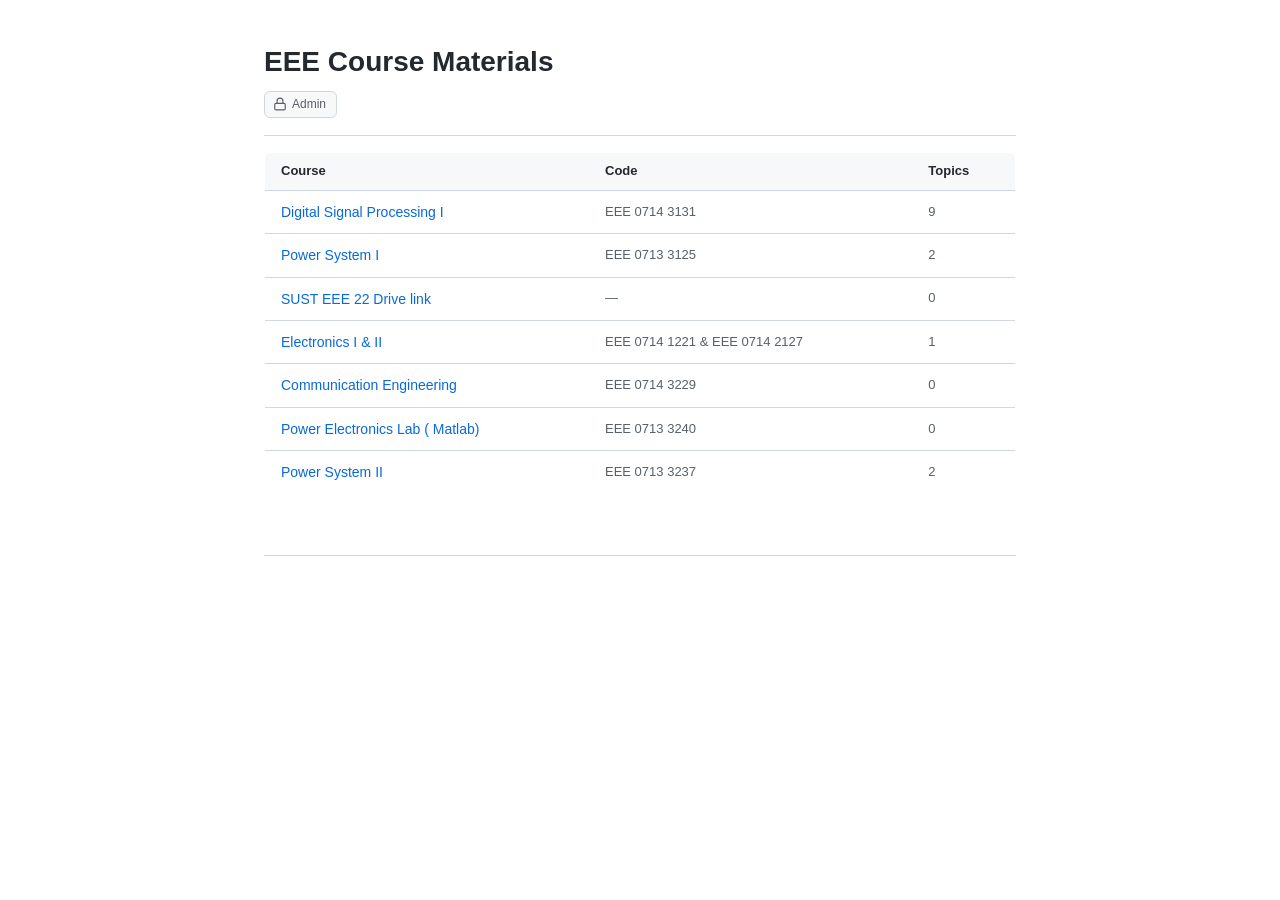
<file: index.html>
<!DOCTYPE html>
<html lang="en">
<head>
  <meta charset="UTF-8"/>
  <meta name="viewport" content="width=device-width, initial-scale=1.0"/>
  <title>EEE Course Materials</title>
  <link rel="stylesheet" href="style.css"/>
</head>
<body>

  <div class="page">

    <header>
      <h1>EEE Course Materials</h1>
      <div class="header-admin-row">
        <a href="admin/" class="admin-icon-btn" title="Go to Admin">
          <svg xmlns="http://www.w3.org/2000/svg" width="14" height="14" viewBox="0 0 24 24" fill="none" stroke="currentColor" stroke-width="2" stroke-linecap="round" stroke-linejoin="round">
            <rect x="3" y="11" width="18" height="11" rx="2" ry="2"></rect>
            <path d="M7 11V7a5 5 0 0 1 10 0v4"></path>
          </svg>
          Admin
        </a>
      </div>
      <hr/>
    </header>

    <main id="main-content">
      <div id="view-root"></div>
      <div id="view-course" class="hidden"></div>
      <div id="view-topic" class="hidden"></div>
    </main>

    <footer>
      <hr/>
    </footer>

  </div>

  <script>
    // Load data.js fresh every time (no browser cache)
    const s = document.createElement('script');
    s.src = 'data.js?v=' + Date.now();
    s.onload = () => { render(); };
    document.head.appendChild(s);
  </script>
  <script src="app.js"></script>
</body>
</html>
</file>
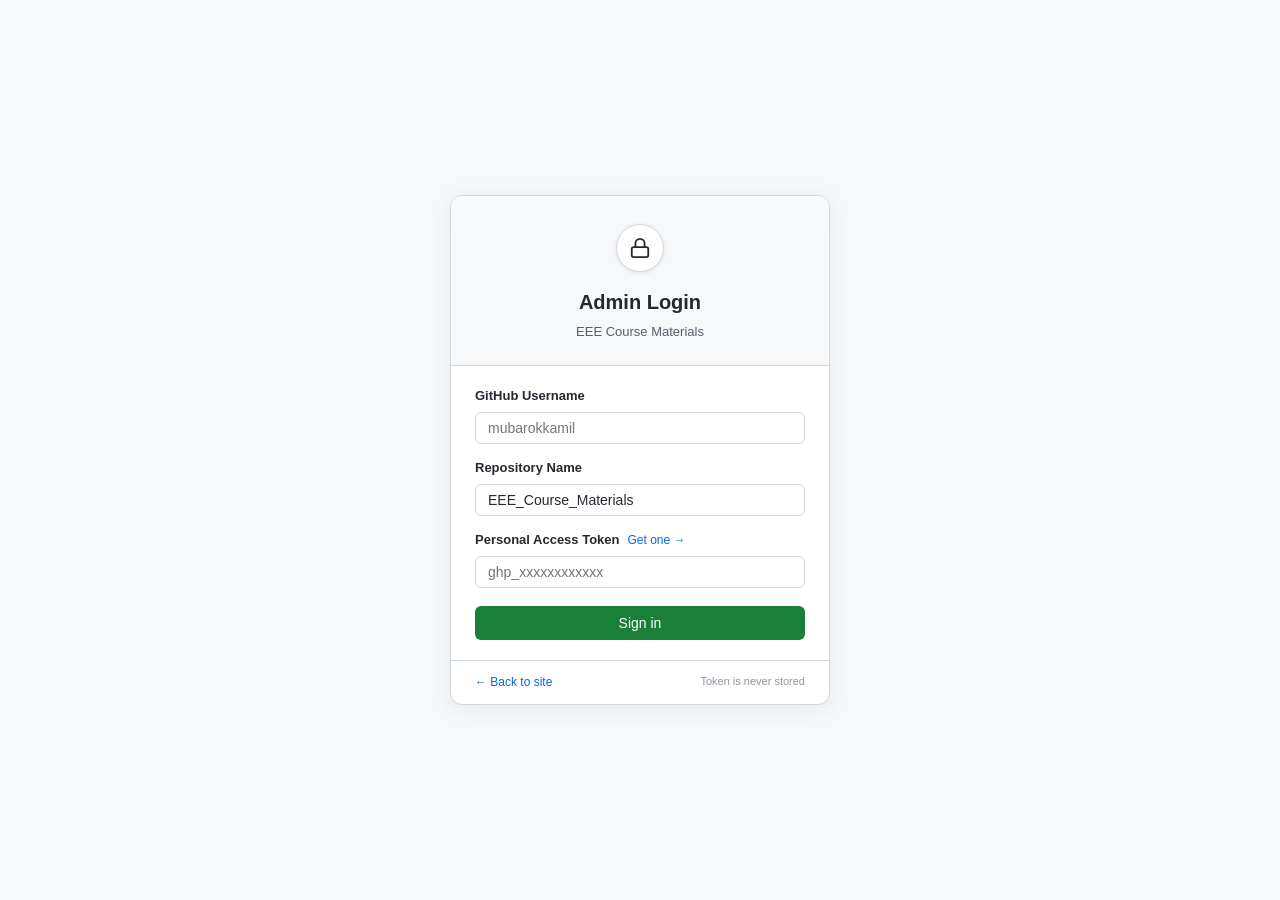
<file: admin/index.html>
<!DOCTYPE html>
<html lang="en">
<head>
  <meta charset="UTF-8"/>
  <meta name="viewport" content="width=device-width, initial-scale=1.0"/>
  <title>Admin — EEE Course Materials</title>
  <link rel="stylesheet" href="../style.css"/>
  <link rel="stylesheet" href="admin.css"/>
</head>
<body>

  <!-- LOGIN SCREEN -->
  <div id="login-screen" class="login-page">
    <div class="login-card">
      <div class="login-card-header">
        <div class="login-lock-icon">
          <svg xmlns="http://www.w3.org/2000/svg" width="22" height="22" viewBox="0 0 24 24" fill="none" stroke="currentColor" stroke-width="2" stroke-linecap="round" stroke-linejoin="round">
            <rect x="3" y="11" width="18" height="11" rx="2" ry="2"></rect>
            <path d="M7 11V7a5 5 0 0 1 10 0v4"></path>
          </svg>
        </div>
        <h2 class="login-card-title">Admin Login</h2>
        <p class="login-card-sub">EEE Course Materials</p>
      </div>
      <div class="login-card-body">
        <div class="field-group">
          <label>GitHub Username</label>
          <input type="text" id="input-user" placeholder="mubarokkamil" autocomplete="off"/>
        </div>
        <div class="field-group">
          <label>Repository Name</label>
          <input type="text" id="input-repo" placeholder="EEE_Course_Materials" value="EEE_Course_Materials" autocomplete="off"/>
        </div>
        <div class="field-group">
          <label>
            Personal Access Token
            <a href="https://github.com/settings/tokens/new?description=EEE+Admin&scopes=repo" target="_blank" class="hint-link">Get one →</a>
          </label>
          <input type="password" id="input-pat" placeholder="ghp_xxxxxxxxxxxx" autocomplete="off"/>
        </div>
        <button onclick="doLogin()" class="btn-login">Sign in</button>
        <p class="login-error hidden" id="login-error"></p>
      </div>
      <div class="login-card-footer">
        <a href="../" class="login-back">← Back to site</a>
        <span class="login-note">Token is never stored</span>
      </div>
    </div>
  </div>

  <!-- ADMIN PANEL -->
  <div id="admin-screen" class="hidden page">
    <header>
      <div style="display:flex;align-items:baseline;justify-content:space-between;flex-wrap:wrap;gap:8px;">
        <h1>Admin</h1>
        <div style="display:flex;gap:16px;align-items:center;">
          <span class="session-info" id="session-info"></span>
          <a href="../" class="btn-text" style="font-size:13px;">← View site</a>
          <button id="save-btn" class="btn-save" onclick="saveToGitHub()">Save to GitHub</button>
          <button class="btn-text" onclick="doLogout()" style="font-size:13px;color:#cf222e;">Logout</button>
        </div>
      </div>
      <hr/>
    </header>

    <div id="status-bar" class="status-bar hidden"></div>

    <div id="admin-body">
      <div style="display:flex;align-items:baseline;justify-content:space-between;margin-bottom:12px;">
        <div class="section-heading" style="margin:0;">Courses</div>
        <button class="btn-primary btn-sm" onclick="showModal('course')">+ New Course</button>
      </div>
      <div id="courses-panel"></div>
    </div>
  </div>

  <!-- MODAL -->
  <div id="modal" class="modal-backdrop hidden" onclick="closeModal()">
    <div class="modal-box" onclick="event.stopPropagation()">
      <div class="modal-head">
        <span id="modal-title">—</span>
        <button onclick="closeModal()" class="overlay-close">✕</button>
      </div>
      <div id="modal-body" class="modal-content"></div>
    </div>
  </div>

  <div class="toast hidden" id="toast"><span id="toast-msg"></span></div>

  <script>
    const s = document.createElement('script');
    s.src = '../data.js?v=' + Date.now();
    s.onload = () => { initAdmin(); };
    document.head.appendChild(s);
  </script>
  <script src="admin.js"></script>
</body>
</html>
</file>
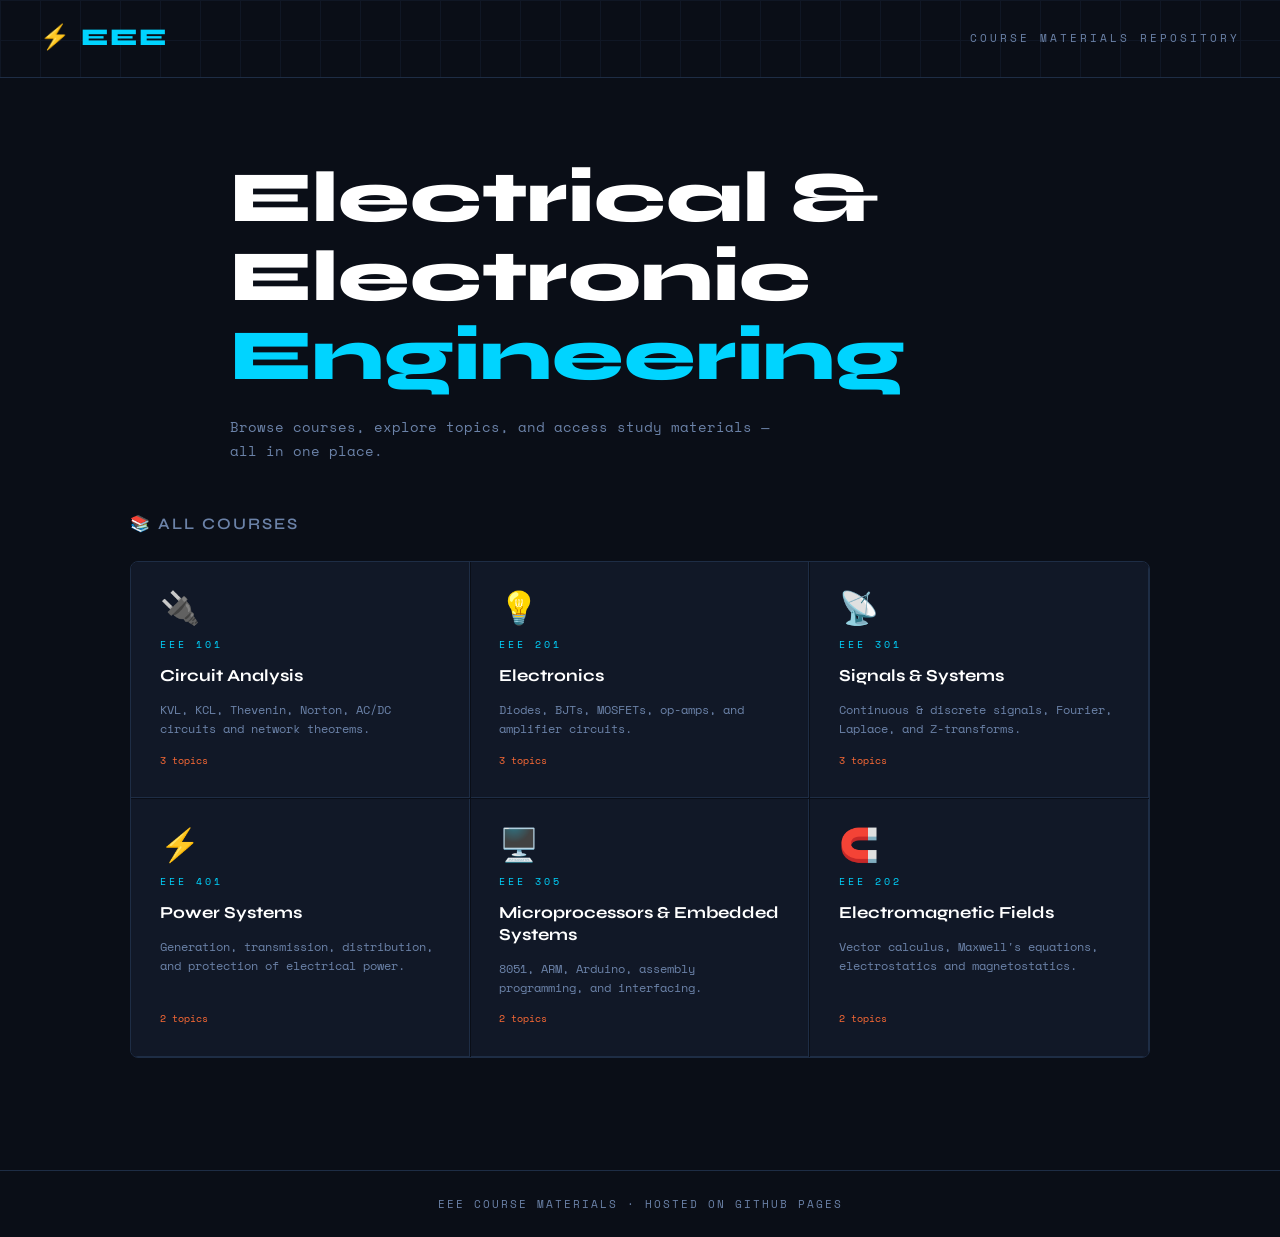
<file: EEE_Course_Materials/index.html>
<!DOCTYPE html>
<html lang="en">
<head>
  <meta charset="UTF-8" />
  <meta name="viewport" content="width=device-width, initial-scale=1.0"/>
  <title>EEE Course Materials</title>
  <link rel="stylesheet" href="css/style.css" />
  <link href="https://fonts.googleapis.com/css2?family=Space+Mono:wght@400;700&family=Syne:wght@400;600;800&display=swap" rel="stylesheet"/>
</head>
<body>

  <header>
    <div class="header-inner">
      <div class="logo">⚡ EEE</div>
      <div class="tagline">Course Materials Repository</div>
    </div>
    <div class="header-grid-bg"></div>
  </header>

  <main>
    <section class="hero">
      <h1>Electrical &amp; Electronic<br/><span>Engineering</span></h1>
      <p class="subtitle">Browse courses, explore topics, and access study materials — all in one place.</p>
    </section>

    <section class="courses-section">
      <h2 class="section-title">📚 All Courses</h2>
      <div class="courses-grid" id="courses-grid">
        <!-- Populated by JS -->
      </div>
    </section>
  </main>

  <footer>
    <p>EEE Course Materials · Hosted on GitHub Pages</p>
  </footer>

  <script src="js/courses.js"></script>
  <script src="js/main.js"></script>
</body>
</html>
</file>
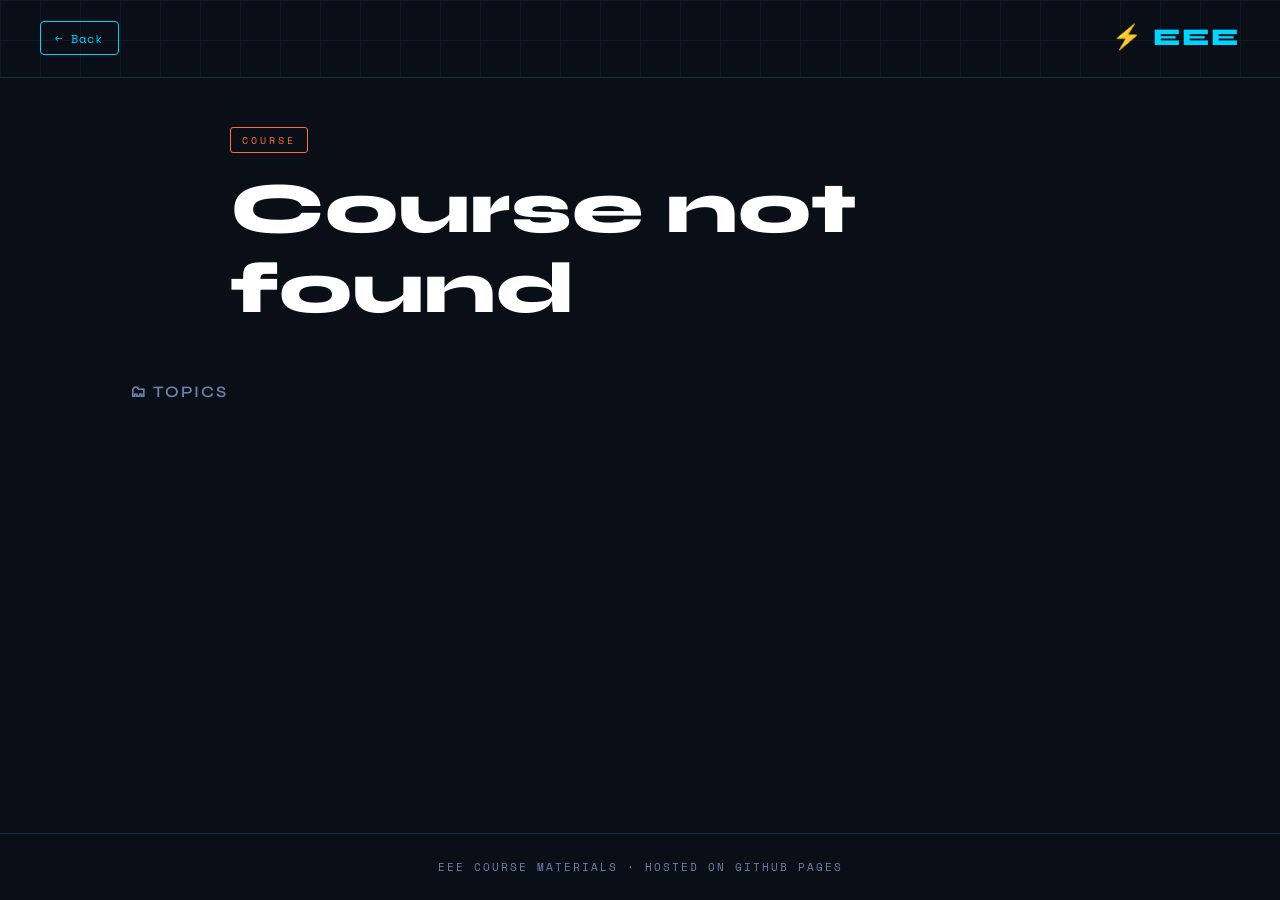
<file: EEE_Course_Materials/courses/course.html>
<!DOCTYPE html>
<html lang="en">
<head>
  <meta charset="UTF-8" />
  <meta name="viewport" content="width=device-width, initial-scale=1.0"/>
  <title>Course — EEE Materials</title>
  <link rel="stylesheet" href="../css/style.css" />
  <link href="https://fonts.googleapis.com/css2?family=Space+Mono:wght@400;700&family=Syne:wght@400;600;800&display=swap" rel="stylesheet"/>
</head>
<body>

  <header>
    <div class="header-inner">
      <a href="../index.html" class="back-btn">← Back</a>
      <div class="logo">⚡ EEE</div>
    </div>
    <div class="header-grid-bg"></div>
  </header>

  <main>
    <section class="hero course-hero">
      <div class="course-badge" id="course-badge">COURSE</div>
      <h1 id="course-title">Loading...</h1>
      <p class="subtitle" id="course-desc"></p>
    </section>

    <section class="topics-section">
      <h2 class="section-title">🗂 Topics</h2>
      <div class="topics-list" id="topics-list">
        <!-- Populated by JS -->
      </div>
    </section>
  </main>

  <footer>
    <p>EEE Course Materials · Hosted on GitHub Pages</p>
  </footer>

  <script src="../js/courses.js"></script>
  <script src="../js/course.js"></script>
</body>
</html>
</file>
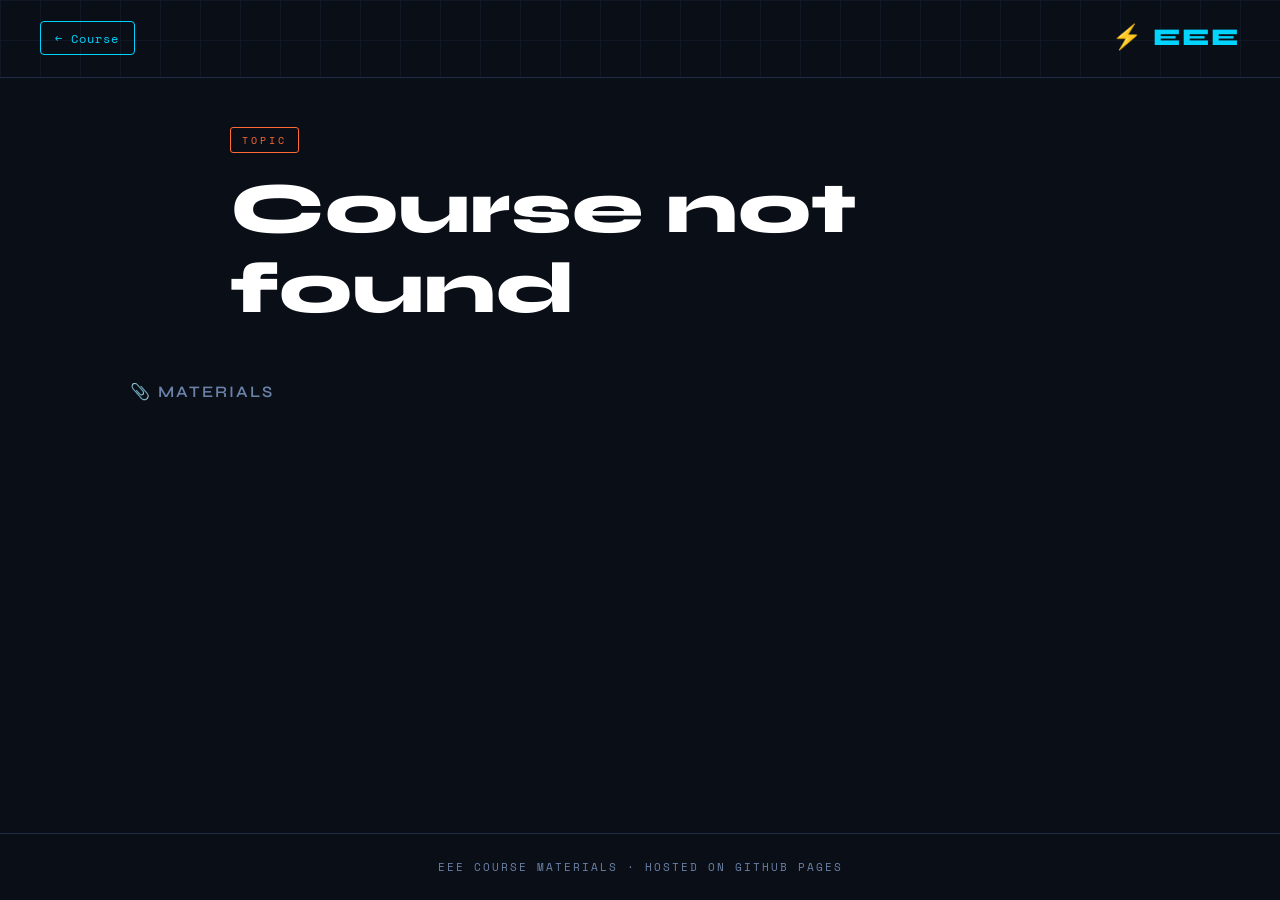
<file: EEE_Course_Materials/courses/topic.html>
<!DOCTYPE html>
<html lang="en">
<head>
  <meta charset="UTF-8" />
  <meta name="viewport" content="width=device-width, initial-scale=1.0"/>
  <title>Topic — EEE Materials</title>
  <link rel="stylesheet" href="../css/style.css" />
  <link href="https://fonts.googleapis.com/css2?family=Space+Mono:wght@400;700&family=Syne:wght@400;600;800&display=swap" rel="stylesheet"/>
</head>
<body>

  <header>
    <div class="header-inner">
      <a id="back-to-course" href="#" class="back-btn">← Course</a>
      <div class="logo">⚡ EEE</div>
    </div>
    <div class="header-grid-bg"></div>
  </header>

  <main>
    <section class="hero topic-hero">
      <div class="course-badge" id="course-badge">TOPIC</div>
      <h1 id="topic-title">Loading...</h1>
      <p class="subtitle" id="topic-desc"></p>
    </section>

    <section class="materials-section">
      <h2 class="section-title">📎 Materials</h2>
      <div class="materials-list" id="materials-list">
        <!-- Populated by JS -->
      </div>

      <div class="content-area" id="content-area">
        <!-- Inline content rendered here if type is 'text' -->
      </div>
    </section>
  </main>

  <footer>
    <p>EEE Course Materials · Hosted on GitHub Pages</p>
  </footer>

  <script src="../js/courses.js"></script>
  <script src="../js/topic.js"></script>
</body>
</html>
</file>
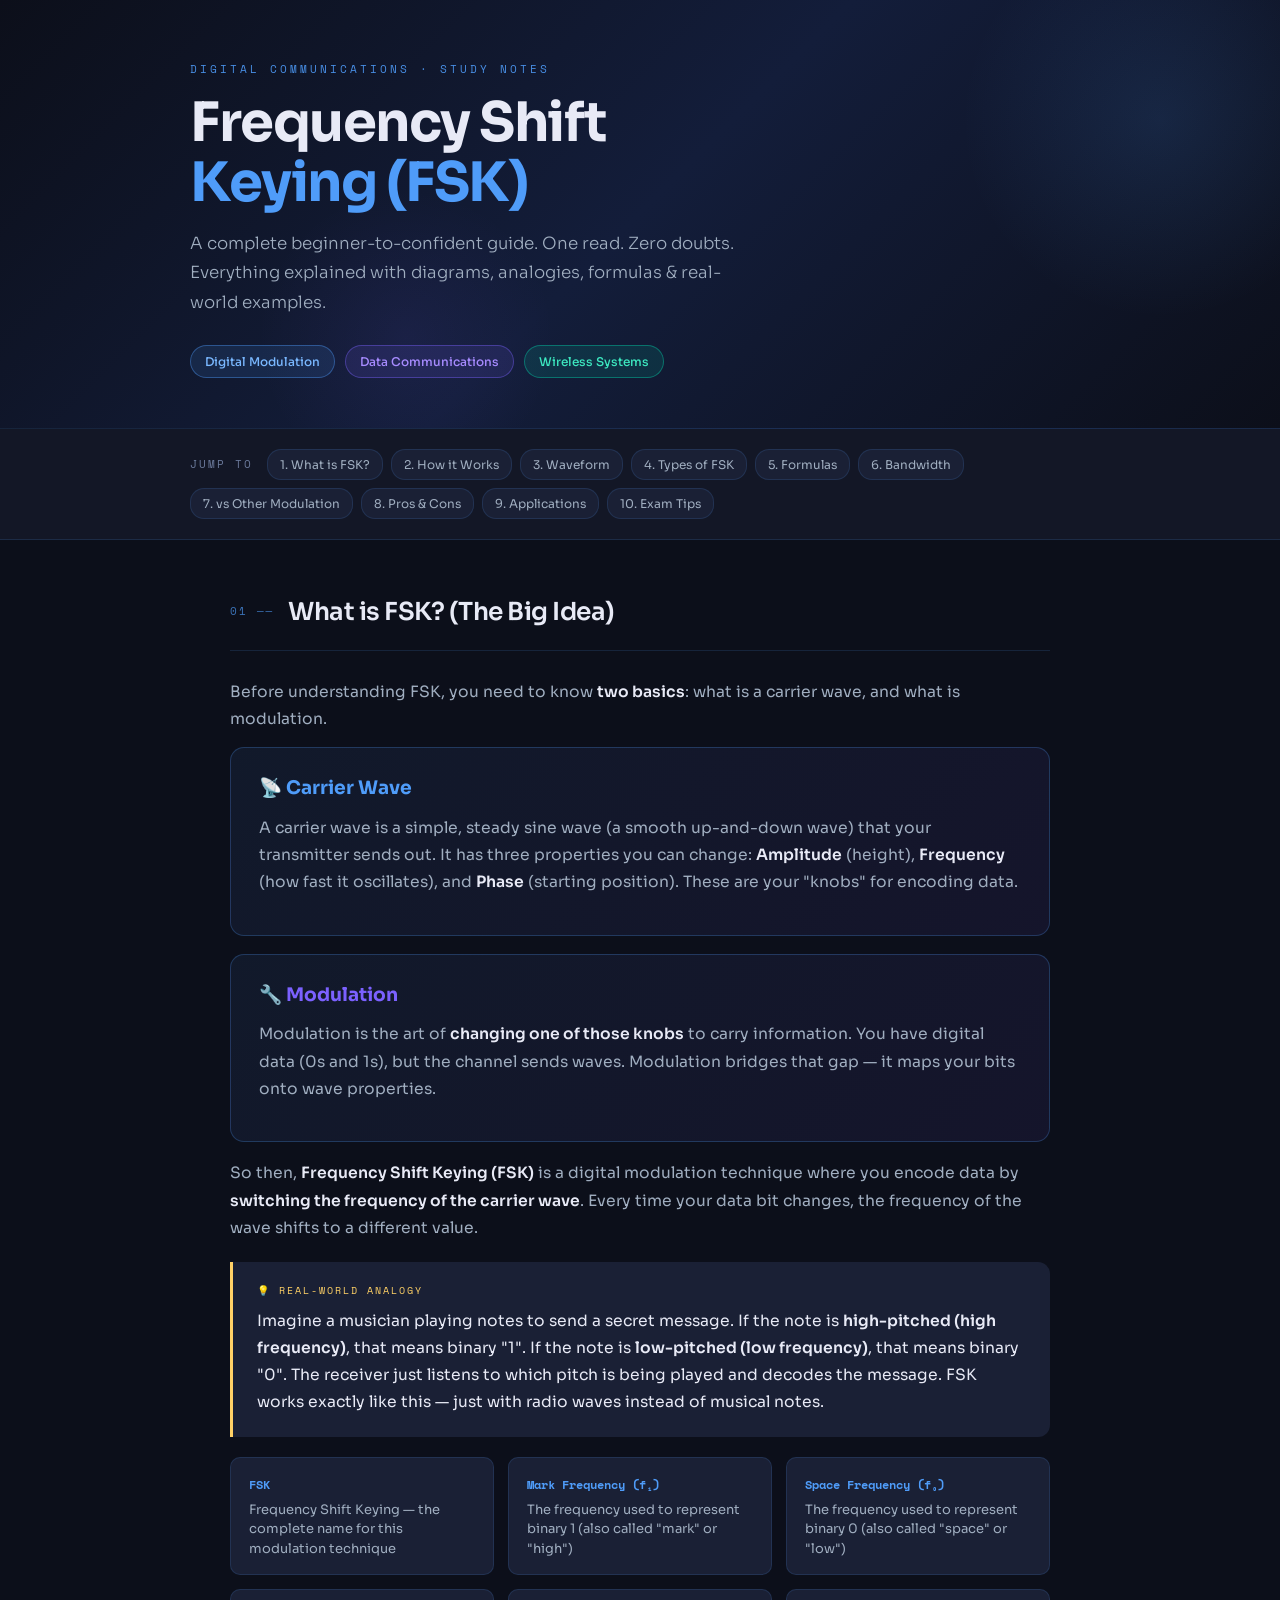
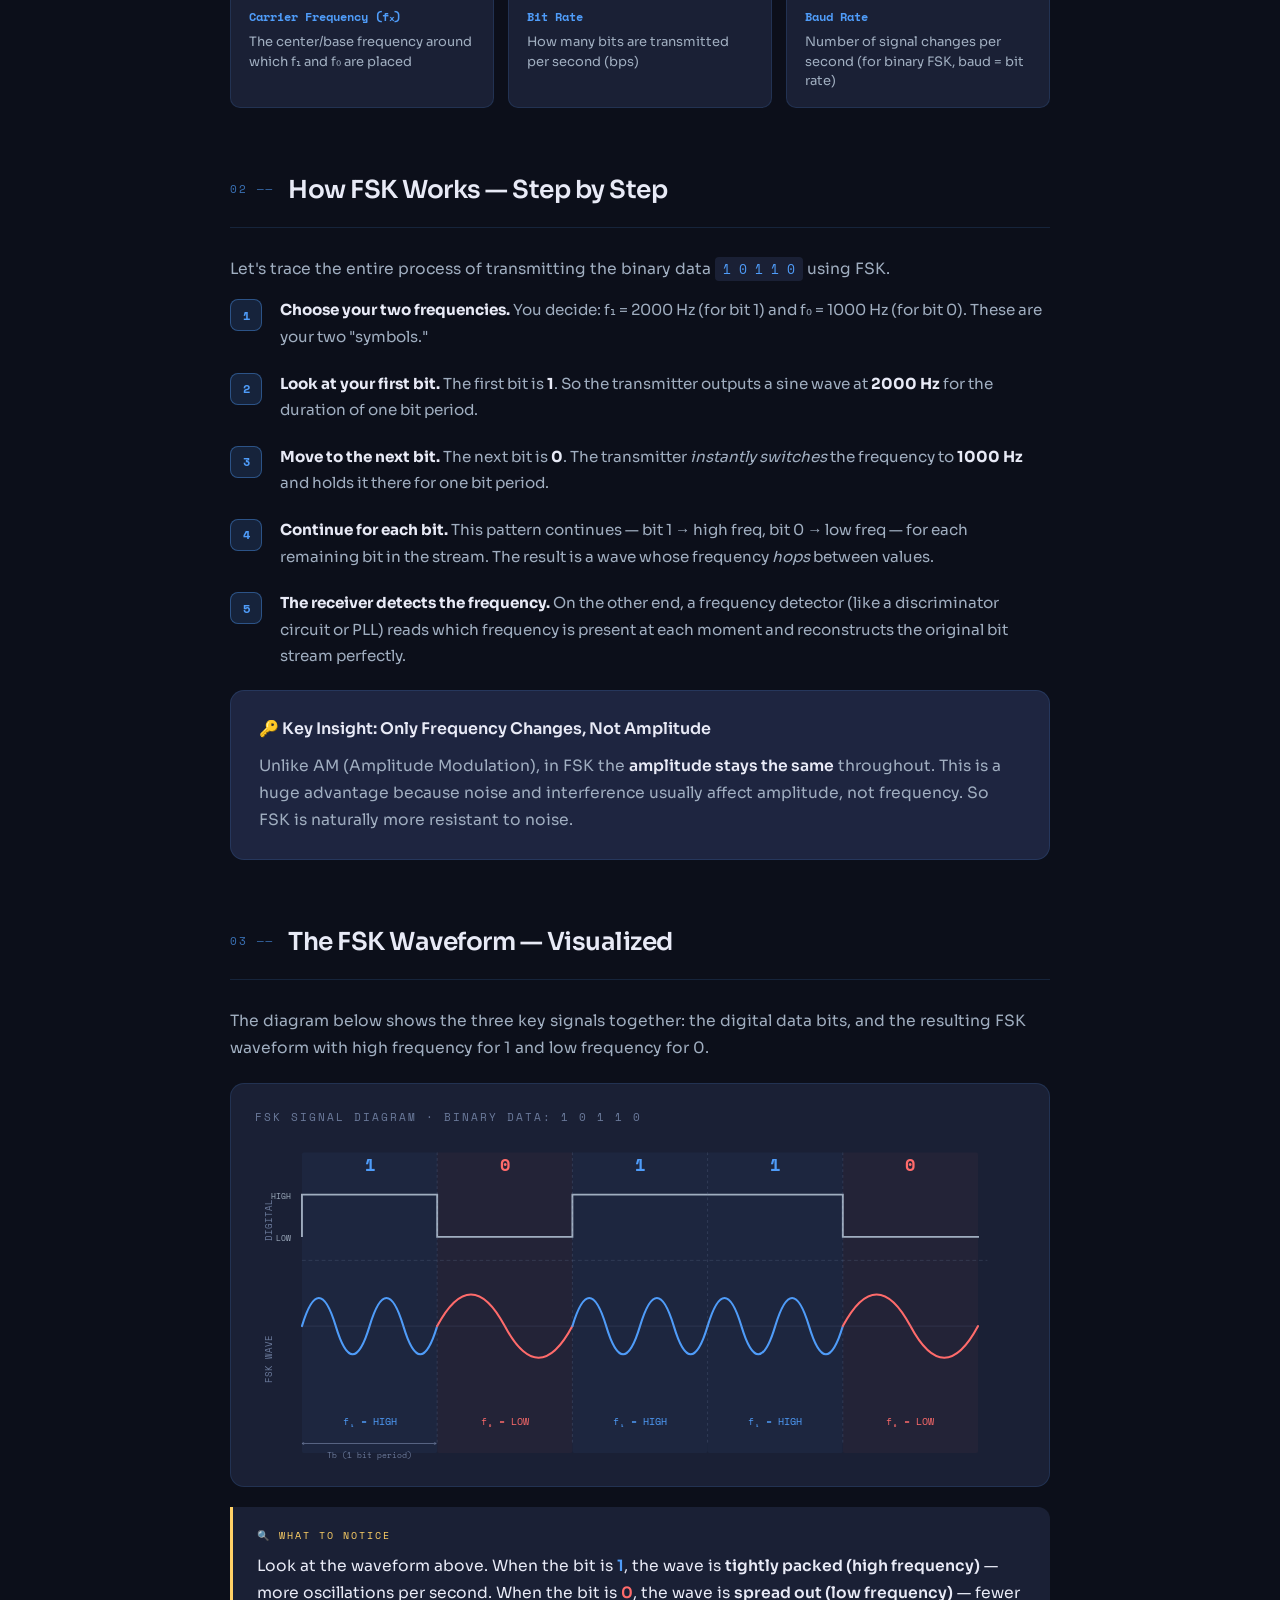
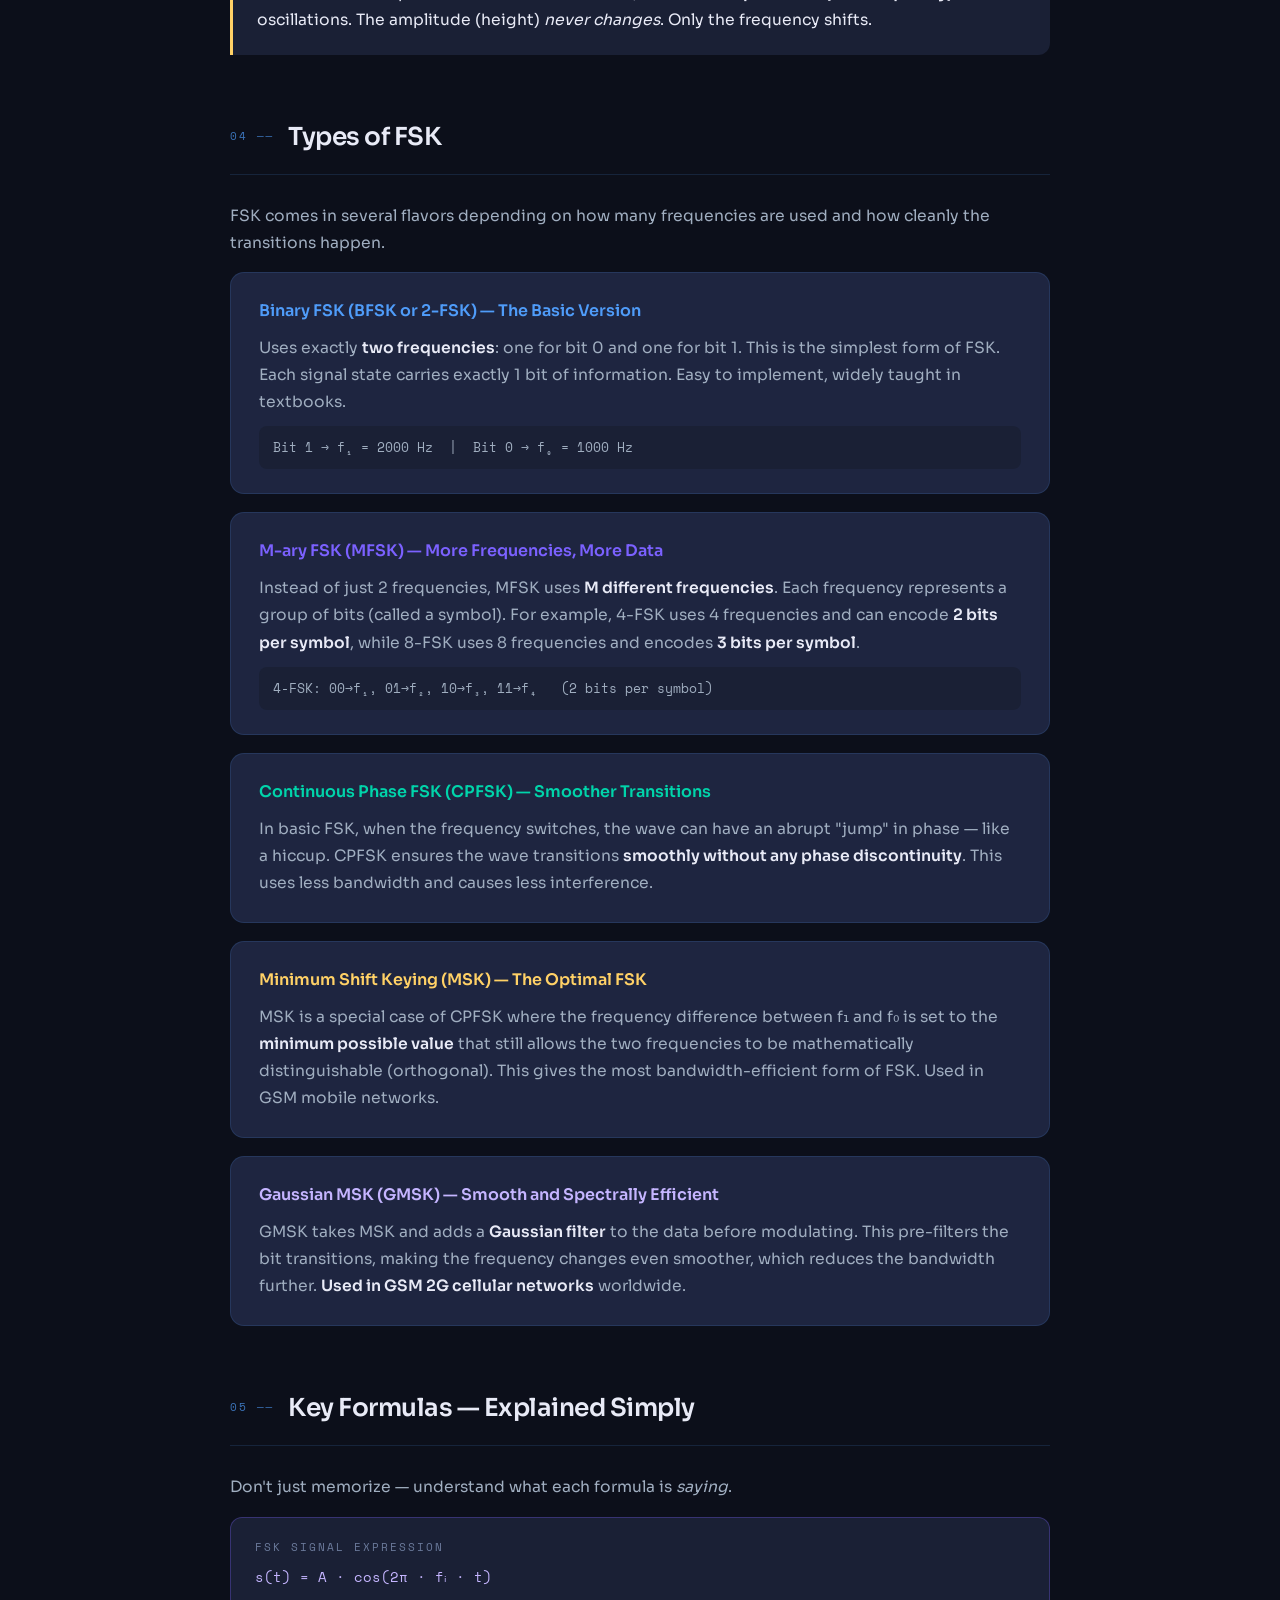
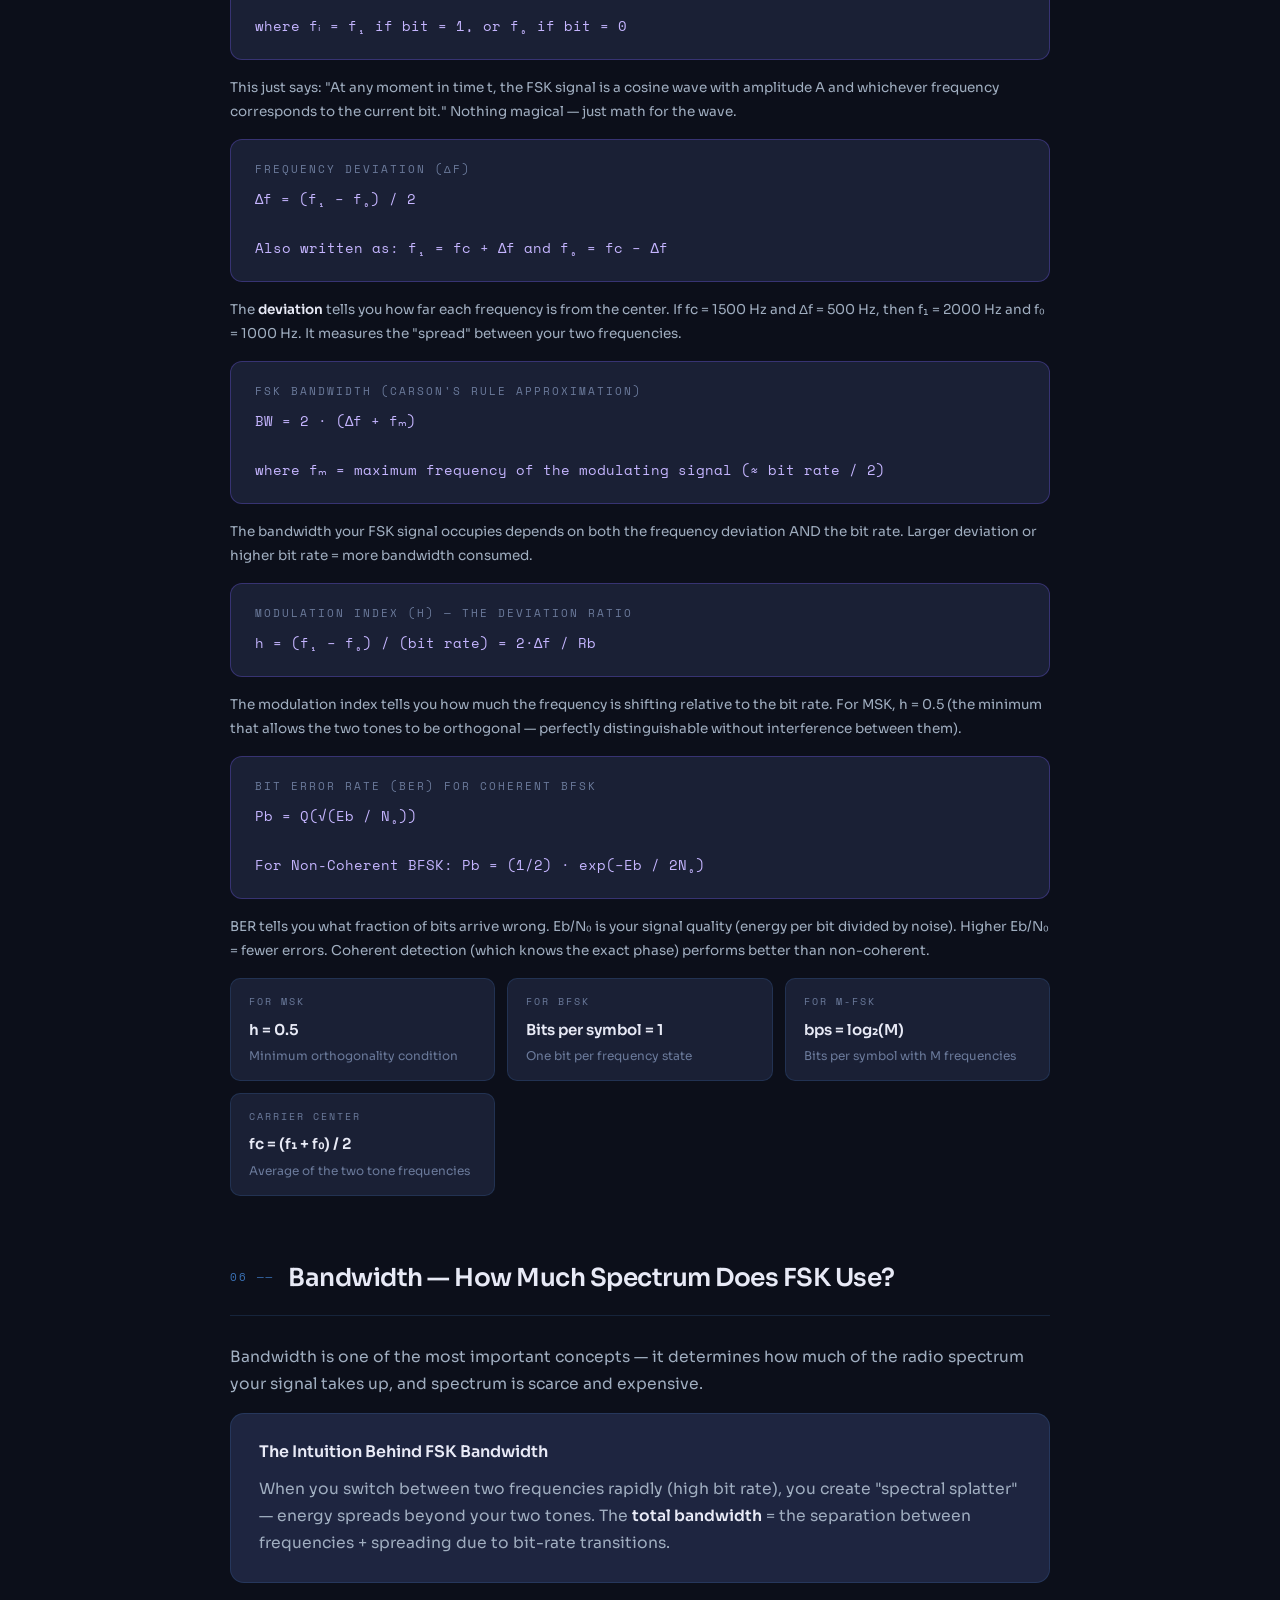
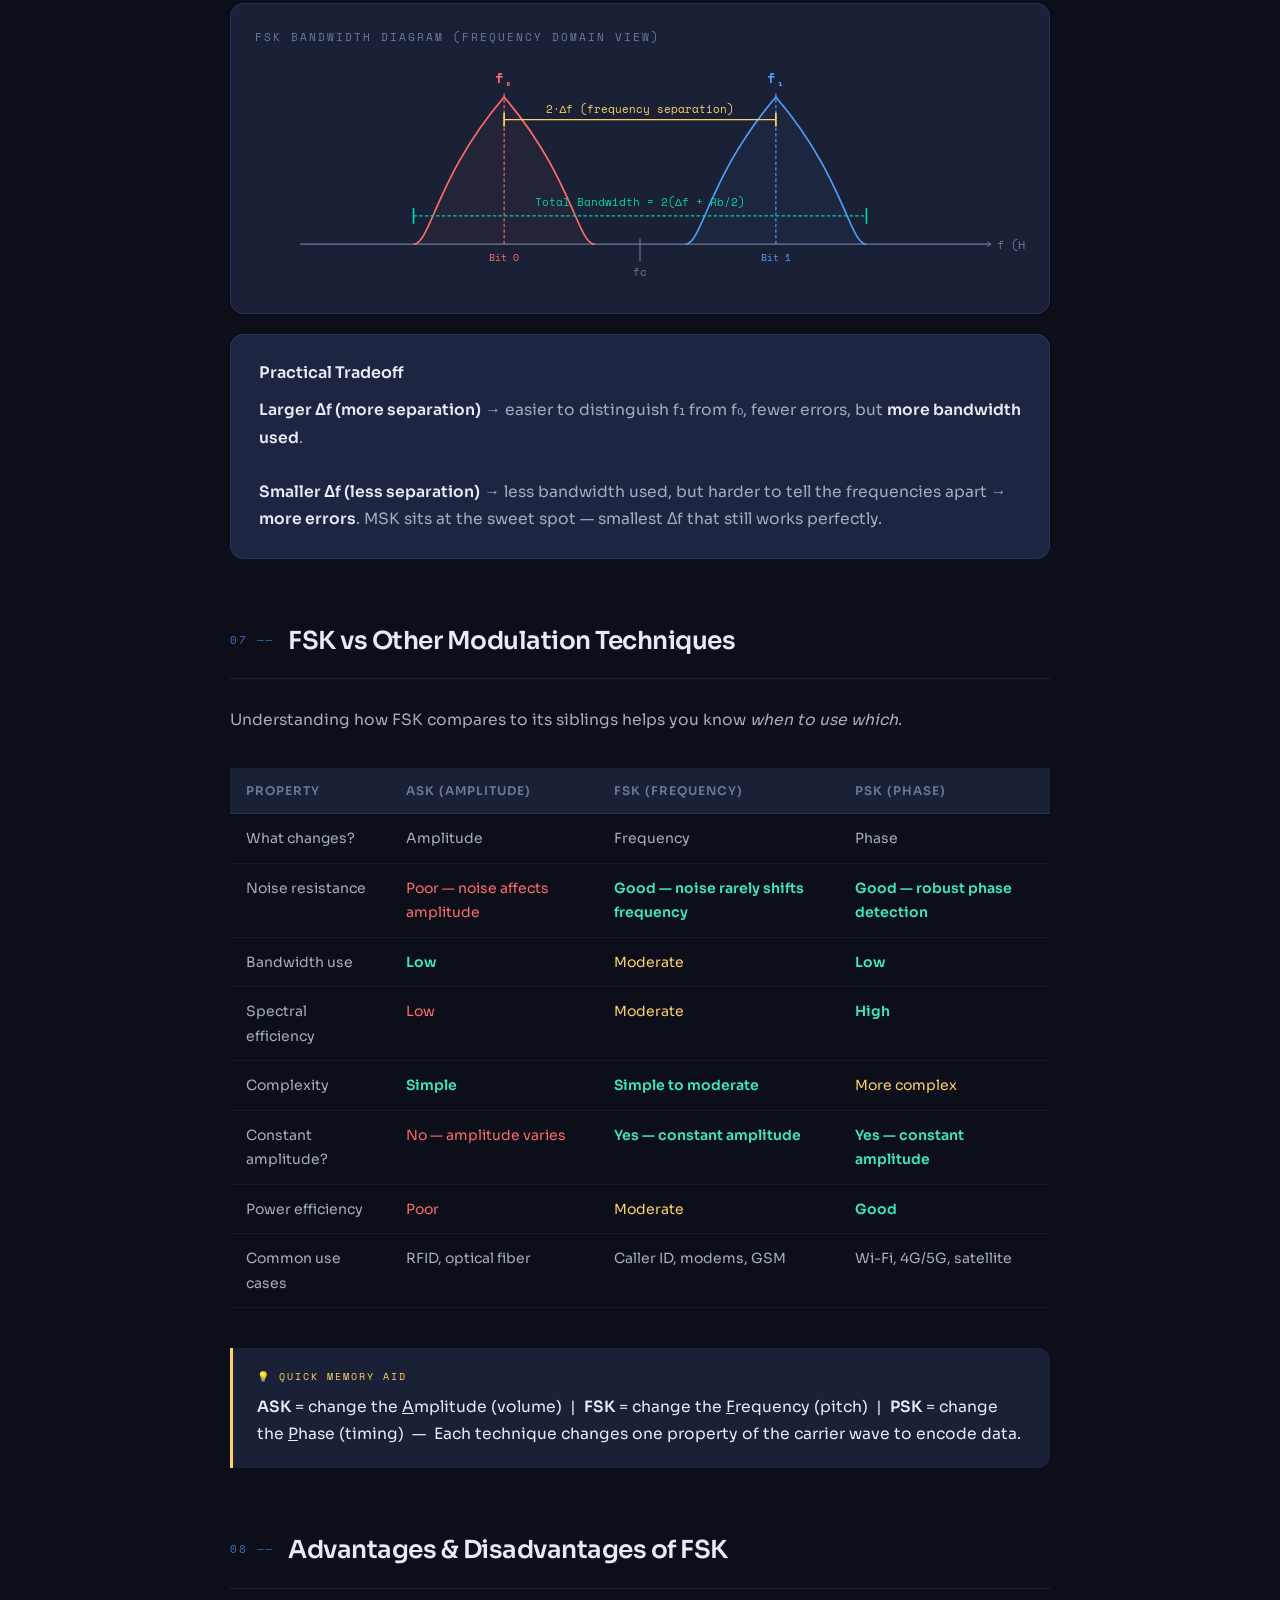
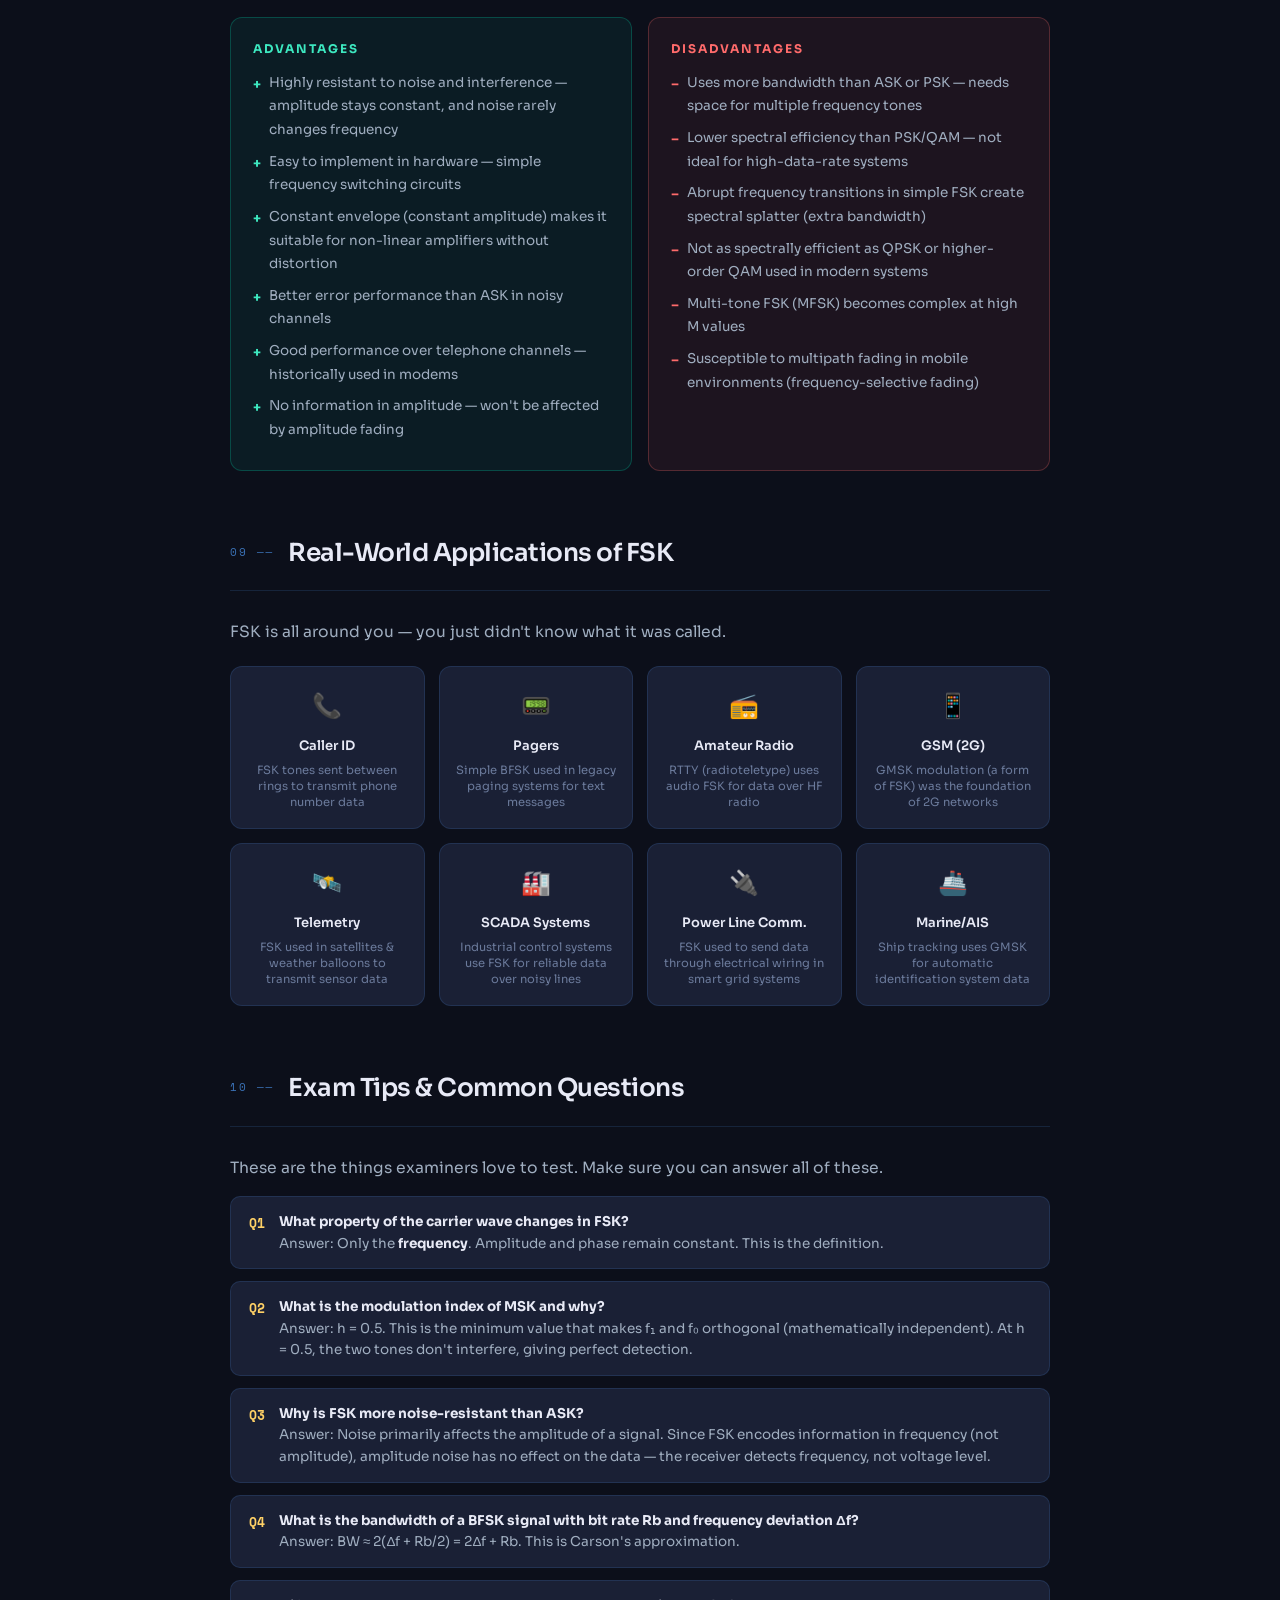
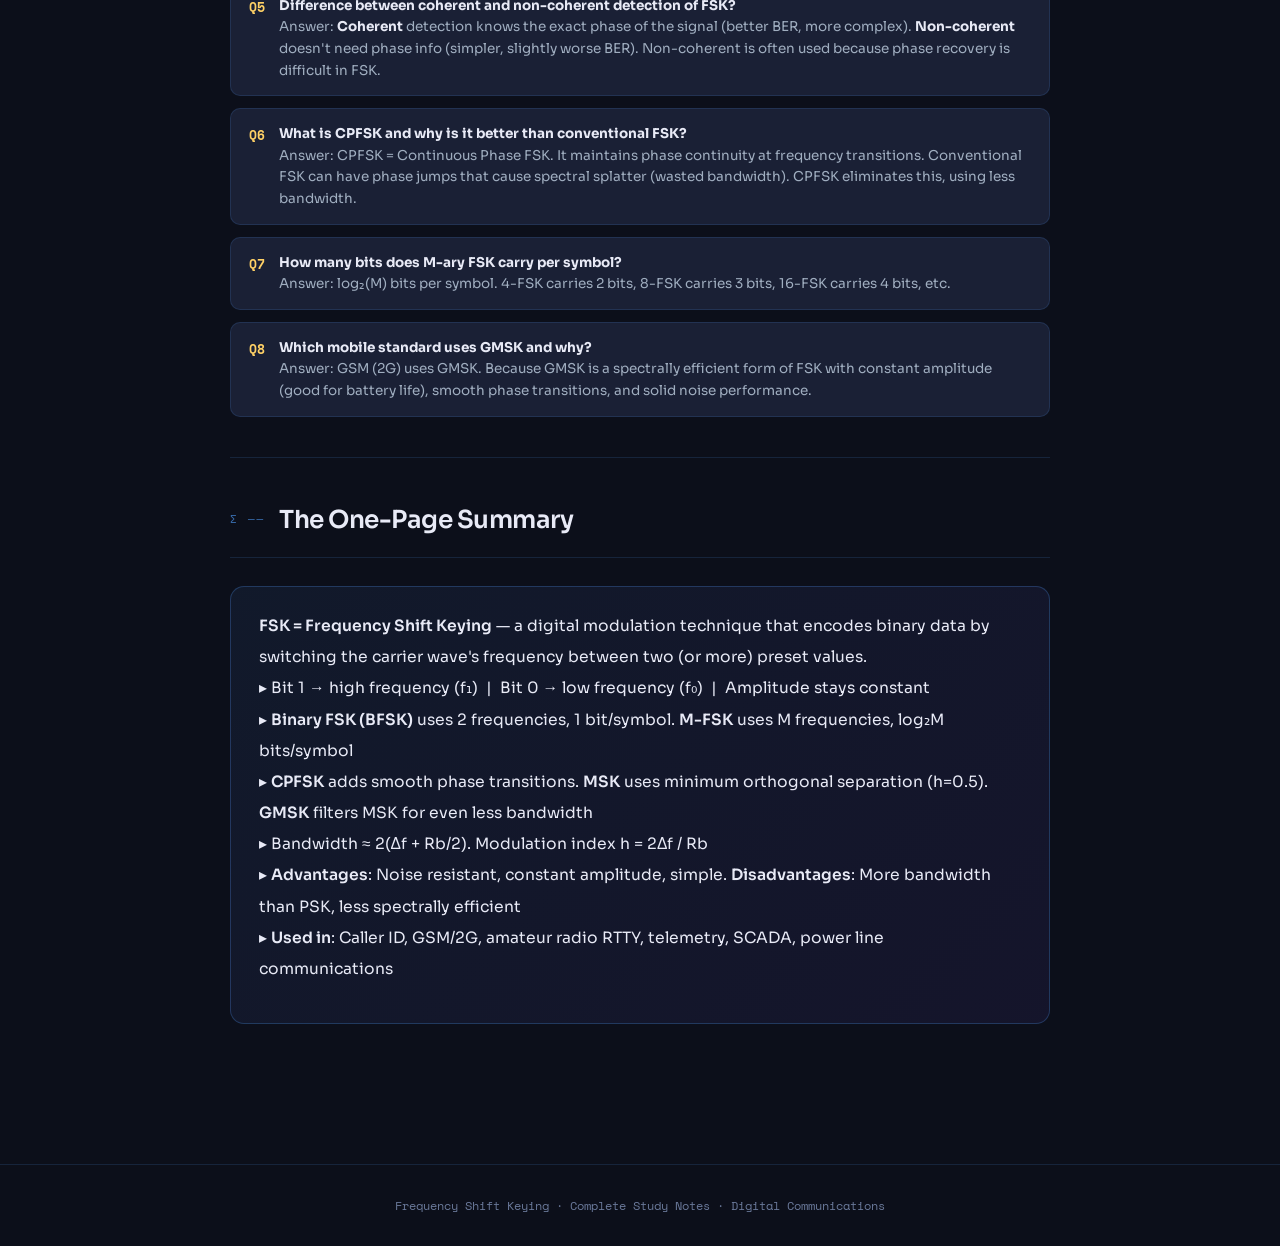
<file: materials/digital-signal-processing-i/FSK_Study_Notes.html>
<!DOCTYPE html>
<html lang="en">
<head>
<meta charset="UTF-8">
<meta name="viewport" content="width=device-width, initial-scale=1.0">
<title>Frequency Shift Keying — Complete Study Notes</title>
<link href="https://fonts.googleapis.com/css2?family=Sora:wght@300;400;500;600;700&family=Space+Mono:wght@400;700&display=swap" rel="stylesheet">
<style>
  :root {
    --bg: #0c0f1a;
    --bg2: #131726;
    --bg3: #1a2035;
    --card: #1e2540;
    --card2: #242b4a;
    --accent: #4f9cf9;
    --accent2: #7b61ff;
    --accent3: #00d4aa;
    --accent4: #ff6b6b;
    --accent5: #ffd166;
    --text: #e8eaf6;
    --text2: #a0aec0;
    --text3: #6b7a9b;
    --border: rgba(79,156,249,0.15);
    --glow: rgba(79,156,249,0.08);
    --mono: 'Space Mono', monospace;
    --sans: 'Sora', sans-serif;
  }
  *, *::before, *::after { box-sizing: border-box; margin: 0; padding: 0; }
  html { scroll-behavior: smooth; }
  body {
    font-family: var(--sans);
    background: var(--bg);
    color: var(--text);
    line-height: 1.75;
    min-height: 100vh;
  }

  /* ── HERO ── */
  .hero {
    background: linear-gradient(135deg, #0c0f1a 0%, #131d3a 50%, #0c0f1a 100%);
    border-bottom: 1px solid var(--border);
    padding: 60px 40px 50px;
    position: relative;
    overflow: hidden;
  }
  .hero::before {
    content: '';
    position: absolute;
    top: -80px; right: -80px;
    width: 400px; height: 400px;
    background: radial-gradient(circle, rgba(79,156,249,0.12) 0%, transparent 70%);
    pointer-events: none;
  }
  .hero::after {
    content: '';
    position: absolute;
    bottom: -60px; left: 20%;
    width: 300px; height: 300px;
    background: radial-gradient(circle, rgba(123,97,255,0.08) 0%, transparent 70%);
    pointer-events: none;
  }
  .hero-tag {
    font-family: var(--mono);
    font-size: 11px;
    letter-spacing: 3px;
    color: var(--accent);
    text-transform: uppercase;
    margin-bottom: 14px;
    opacity: 0.9;
  }
  .hero h1 {
    font-size: clamp(2rem, 5vw, 3.4rem);
    font-weight: 700;
    letter-spacing: -1.5px;
    line-height: 1.1;
    margin-bottom: 16px;
  }
  .hero h1 span { color: var(--accent); }
  .hero-sub {
    font-size: 1.05rem;
    color: var(--text2);
    max-width: 560px;
    font-weight: 300;
    margin-bottom: 28px;
  }
  .badge-row { display: flex; gap: 10px; flex-wrap: wrap; }
  .badge {
    padding: 5px 14px;
    border-radius: 20px;
    font-size: 12px;
    font-weight: 500;
    border: 1px solid;
  }
  .badge-blue  { background: rgba(79,156,249,0.12); border-color: rgba(79,156,249,0.4); color: #7ab8ff; }
  .badge-purple{ background: rgba(123,97,255,0.12); border-color: rgba(123,97,255,0.4); color: #a78bff; }
  .badge-teal  { background: rgba(0,212,170,0.12);  border-color: rgba(0,212,170,0.4);  color: #3de8c0; }

  /* ── TOC ── */
  .toc-wrap { background: var(--bg2); border-bottom: 1px solid var(--border); padding: 20px 40px; }
  .toc-inner { max-width: 900px; margin: 0 auto; display: flex; gap: 8px; flex-wrap: wrap; align-items: center; }
  .toc-label { font-size: 11px; font-family: var(--mono); color: var(--text3); letter-spacing: 2px; margin-right: 6px; text-transform: uppercase; }
  .toc-link {
    font-size: 12px; padding: 4px 12px; border-radius: 14px;
    background: var(--bg3); border: 1px solid var(--border);
    color: var(--text2); text-decoration: none; transition: all .2s;
  }
  .toc-link:hover { background: rgba(79,156,249,0.15); color: var(--accent); border-color: rgba(79,156,249,0.4); }

  /* ── LAYOUT ── */
  .container { max-width: 900px; margin: 0 auto; padding: 50px 40px 80px; }

  /* ── SECTIONS ── */
  .section { margin-bottom: 60px; }
  .section-header {
    display: flex; align-items: center; gap: 14px;
    margin-bottom: 28px; padding-bottom: 16px;
    border-bottom: 1px solid var(--border);
  }
  .section-num {
    font-family: var(--mono); font-size: 11px; letter-spacing: 2px;
    color: var(--accent); text-transform: uppercase; opacity: 0.7;
    white-space: nowrap;
  }
  .section-title { font-size: 1.55rem; font-weight: 600; letter-spacing: -0.5px; }

  p { color: var(--text2); margin-bottom: 14px; font-size: 0.975rem; }
  p strong { color: var(--text); font-weight: 600; }

  /* ── CARDS ── */
  .card {
    background: var(--card);
    border: 1px solid var(--border);
    border-radius: 14px;
    padding: 24px 28px;
    margin-bottom: 18px;
  }
  .card h3 { font-size: 1rem; font-weight: 600; margin-bottom: 10px; color: var(--text); }
  .card p { margin-bottom: 0; }

  .highlight-card {
    background: linear-gradient(135deg, rgba(79,156,249,0.08), rgba(123,97,255,0.08));
    border: 1px solid rgba(79,156,249,0.25);
    border-radius: 14px;
    padding: 24px 28px;
    margin-bottom: 18px;
  }

  .danger-card {
    background: rgba(255,107,107,0.06);
    border: 1px solid rgba(255,107,107,0.25);
    border-radius: 14px;
    padding: 22px 26px;
    margin-bottom: 18px;
  }
  .success-card {
    background: rgba(0,212,170,0.06);
    border: 1px solid rgba(0,212,170,0.25);
    border-radius: 14px;
    padding: 22px 26px;
    margin-bottom: 18px;
  }

  /* ── ANALOGY BOX ── */
  .analogy-box {
    background: var(--bg3);
    border-left: 3px solid var(--accent5);
    border-radius: 0 12px 12px 0;
    padding: 20px 24px;
    margin: 20px 0;
  }
  .analogy-box .analogy-tag {
    font-family: var(--mono); font-size: 10px; letter-spacing: 2px;
    color: var(--accent5); text-transform: uppercase; margin-bottom: 8px;
  }
  .analogy-box p { color: var(--text); margin-bottom: 0; }

  /* ── KEY TERMS ── */
  .term-grid {
    display: grid; grid-template-columns: repeat(auto-fit, minmax(200px, 1fr));
    gap: 14px; margin: 20px 0;
  }
  .term-card {
    background: var(--bg3); border: 1px solid var(--border);
    border-radius: 10px; padding: 16px 18px;
  }
  .term-card .term { font-family: var(--mono); font-size: 12px; color: var(--accent); margin-bottom: 5px; font-weight: 700; }
  .term-card .def  { font-size: 13px; color: var(--text2); line-height: 1.5; }

  /* ── WAVEFORM SVG ── */
  .wave-wrap {
    background: var(--bg3); border: 1px solid var(--border);
    border-radius: 14px; padding: 24px;
    margin: 20px 0; overflow-x: auto;
  }
  .wave-title {
    font-family: var(--mono); font-size: 11px; letter-spacing: 2px;
    color: var(--text3); text-transform: uppercase; margin-bottom: 16px;
  }

  /* ── FORMULA ── */
  .formula-box {
    background: var(--bg3); border: 1px solid rgba(123,97,255,0.3);
    border-radius: 12px; padding: 20px 24px; margin: 16px 0;
    font-family: var(--mono); font-size: 14px; color: #c5b5ff;
    overflow-x: auto;
  }
  .formula-box .label { font-size: 11px; letter-spacing: 2px; color: var(--text3); margin-bottom: 8px; text-transform: uppercase; }

  /* ── STEPS ── */
  .step-list { list-style: none; counter-reset: steps; }
  .step-list li {
    counter-increment: steps;
    display: flex; gap: 18px; align-items: flex-start;
    margin-bottom: 20px;
  }
  .step-list li::before {
    content: counter(steps);
    min-width: 32px; height: 32px;
    display: flex; align-items: center; justify-content: center;
    background: rgba(79,156,249,0.15); border: 1px solid rgba(79,156,249,0.4);
    border-radius: 8px; font-family: var(--mono); font-size: 12px;
    color: var(--accent); font-weight: 700; flex-shrink: 0; margin-top: 2px;
  }
  .step-list li .step-content { font-size: 0.95rem; color: var(--text2); }
  .step-list li .step-content strong { color: var(--text); }

  /* ── COMPARISON TABLE ── */
  .compare-table { width: 100%; border-collapse: collapse; margin: 20px 0; font-size: 14px; }
  .compare-table th {
    background: var(--bg3); padding: 12px 16px;
    text-align: left; font-weight: 600; font-size: 12px;
    letter-spacing: 1px; text-transform: uppercase; color: var(--text3);
    border-bottom: 1px solid var(--border);
  }
  .compare-table td {
    padding: 12px 16px; border-bottom: 1px solid rgba(255,255,255,0.04);
    color: var(--text2); vertical-align: top;
  }
  .compare-table tr:hover td { background: rgba(255,255,255,0.02); }
  .compare-table .yes { color: #3de8c0; font-weight: 600; }
  .compare-table .no  { color: #ff6b6b; }
  .compare-table .mid { color: var(--accent5); }

  /* ── PROS CONS ── */
  .pc-grid { display: grid; grid-template-columns: 1fr 1fr; gap: 16px; margin: 20px 0; }
  .pc-box { border-radius: 12px; padding: 20px 22px; }
  .pc-pros { background: rgba(0,212,170,0.07); border: 1px solid rgba(0,212,170,0.25); }
  .pc-cons { background: rgba(255,107,107,0.07); border: 1px solid rgba(255,107,107,0.25); }
  .pc-head { font-size: 12px; font-weight: 700; letter-spacing: 2px; text-transform: uppercase; margin-bottom: 12px; }
  .pc-pros .pc-head { color: #3de8c0; }
  .pc-cons .pc-head { color: #ff6b6b; }
  .pc-list { list-style: none; }
  .pc-list li { font-size: 13.5px; color: var(--text2); margin-bottom: 8px; display: flex; gap: 8px; }
  .pc-list li::before { flex-shrink: 0; margin-top: 2px; }
  .pc-pros .pc-list li::before { content: '+'; color: #3de8c0; font-weight: 700; }
  .pc-cons .pc-list li::before { content: '−'; color: #ff6b6b; font-weight: 700; }

  /* ── APPLICATION TILES ── */
  .app-grid { display: grid; grid-template-columns: repeat(auto-fit, minmax(170px, 1fr)); gap: 14px; margin: 20px 0; }
  .app-tile {
    background: var(--bg3); border: 1px solid var(--border);
    border-radius: 12px; padding: 18px 16px; text-align: center;
    transition: border-color .2s, background .2s;
  }
  .app-tile:hover { border-color: rgba(79,156,249,0.4); background: rgba(79,156,249,0.05); }
  .app-icon { font-size: 24px; margin-bottom: 8px; }
  .app-name { font-size: 13px; font-weight: 600; color: var(--text); margin-bottom: 4px; }
  .app-desc { font-size: 11.5px; color: var(--text3); line-height: 1.4; }

  /* ── EXAM TIPS ── */
  .exam-wrap { display: flex; flex-direction: column; gap: 12px; margin-top: 10px; }
  .exam-item {
    display: flex; gap: 14px; align-items: flex-start;
    background: var(--bg3); border: 1px solid var(--border);
    border-radius: 10px; padding: 14px 18px;
  }
  .exam-item .q-mark {
    font-family: var(--mono); font-size: 13px; color: var(--accent5);
    font-weight: 700; flex-shrink: 0; margin-top: 1px;
  }
  .exam-item .q-text { font-size: 13.5px; color: var(--text2); line-height: 1.6; }
  .exam-item .q-text strong { color: var(--text); }

  /* ── QUICK REF ── */
  .qref-grid { display: grid; grid-template-columns: repeat(auto-fit, minmax(220px, 1fr)); gap: 12px; margin: 16px 0; }
  .qref-card {
    background: var(--bg3); border-radius: 10px; padding: 14px 18px;
    border: 1px solid var(--border);
  }
  .qref-card .qr-label { font-family: var(--mono); font-size: 10px; letter-spacing: 2px; color: var(--text3); text-transform: uppercase; margin-bottom: 6px; }
  .qref-card .qr-val { font-size: 15px; font-weight: 600; color: var(--text); }
  .qref-card .qr-sub { font-size: 12px; color: var(--text3); margin-top: 2px; }

  /* ── DIVIDER ── */
  hr { border: none; border-top: 1px solid var(--border); margin: 40px 0; }

  /* ── FOOTER ── */
  .footer {
    text-align: center; padding: 30px 40px; border-top: 1px solid var(--border);
    font-size: 12px; color: var(--text3); font-family: var(--mono);
  }

  /* ── RESPONSIVE ── */
  @media (max-width: 640px) {
    .hero, .toc-wrap, .container { padding-left: 20px; padding-right: 20px; }
    .pc-grid { grid-template-columns: 1fr; }
  }
</style>
</head>
<body>

<!-- HERO -->
<div class="hero">
  <div style="max-width:900px;margin:0 auto;position:relative;z-index:1;">
    <div class="hero-tag">Digital Communications · Study Notes</div>
    <h1>Frequency Shift<br><span>Keying (FSK)</span></h1>
    <p class="hero-sub">A complete beginner-to-confident guide. One read. Zero doubts. Everything explained with diagrams, analogies, formulas &amp; real-world examples.</p>
    <div class="badge-row">
      <span class="badge badge-blue">Digital Modulation</span>
      <span class="badge badge-purple">Data Communications</span>
      <span class="badge badge-teal">Wireless Systems</span>
    </div>
  </div>
</div>

<!-- TOC -->
<div class="toc-wrap">
  <div class="toc-inner">
    <span class="toc-label">Jump to</span>
    <a href="#s1" class="toc-link">1. What is FSK?</a>
    <a href="#s2" class="toc-link">2. How it Works</a>
    <a href="#s3" class="toc-link">3. Waveform</a>
    <a href="#s4" class="toc-link">4. Types of FSK</a>
    <a href="#s5" class="toc-link">5. Formulas</a>
    <a href="#s6" class="toc-link">6. Bandwidth</a>
    <a href="#s7" class="toc-link">7. vs Other Modulation</a>
    <a href="#s8" class="toc-link">8. Pros & Cons</a>
    <a href="#s9" class="toc-link">9. Applications</a>
    <a href="#s10" class="toc-link">10. Exam Tips</a>
  </div>
</div>

<div class="container">

  <!-- ═══════════════════════════ SECTION 1 ═══════════════════════════ -->
  <div class="section" id="s1">
    <div class="section-header">
      <span class="section-num">01 ──</span>
      <h2 class="section-title">What is FSK? (The Big Idea)</h2>
    </div>

    <p>Before understanding FSK, you need to know <strong>two basics</strong>: what is a carrier wave, and what is modulation.</p>

    <div class="highlight-card">
      <h3 style="color:var(--accent);margin-bottom:10px;">📡 Carrier Wave</h3>
      <p>A carrier wave is a simple, steady sine wave (a smooth up-and-down wave) that your transmitter sends out. It has three properties you can change: <strong>Amplitude</strong> (height), <strong>Frequency</strong> (how fast it oscillates), and <strong>Phase</strong> (starting position). These are your "knobs" for encoding data.</p>
    </div>

    <div class="highlight-card">
      <h3 style="color:var(--accent2);margin-bottom:10px;">🔧 Modulation</h3>
      <p>Modulation is the art of <strong>changing one of those knobs</strong> to carry information. You have digital data (0s and 1s), but the channel sends waves. Modulation bridges that gap — it maps your bits onto wave properties.</p>
    </div>

    <p>So then, <strong>Frequency Shift Keying (FSK)</strong> is a digital modulation technique where you encode data by <strong>switching the frequency of the carrier wave</strong>. Every time your data bit changes, the frequency of the wave shifts to a different value.</p>

    <div class="analogy-box">
      <div class="analogy-tag">💡 Real-World Analogy</div>
      <p>Imagine a musician playing notes to send a secret message. If the note is <strong>high-pitched (high frequency)</strong>, that means binary "1". If the note is <strong>low-pitched (low frequency)</strong>, that means binary "0". The receiver just listens to which pitch is being played and decodes the message. FSK works exactly like this — just with radio waves instead of musical notes.</p>
    </div>

    <div class="term-grid">
      <div class="term-card">
        <div class="term">FSK</div>
        <div class="def">Frequency Shift Keying — the complete name for this modulation technique</div>
      </div>
      <div class="term-card">
        <div class="term">Mark Frequency (f₁)</div>
        <div class="def">The frequency used to represent binary 1 (also called "mark" or "high")</div>
      </div>
      <div class="term-card">
        <div class="term">Space Frequency (f₀)</div>
        <div class="def">The frequency used to represent binary 0 (also called "space" or "low")</div>
      </div>
      <div class="term-card">
        <div class="term">Carrier Frequency (fₓ)</div>
        <div class="def">The center/base frequency around which f₁ and f₀ are placed</div>
      </div>
      <div class="term-card">
        <div class="term">Bit Rate</div>
        <div class="def">How many bits are transmitted per second (bps)</div>
      </div>
      <div class="term-card">
        <div class="term">Baud Rate</div>
        <div class="def">Number of signal changes per second (for binary FSK, baud = bit rate)</div>
      </div>
    </div>
  </div>

  <!-- ═══════════════════════════ SECTION 2 ═══════════════════════════ -->
  <div class="section" id="s2">
    <div class="section-header">
      <span class="section-num">02 ──</span>
      <h2 class="section-title">How FSK Works — Step by Step</h2>
    </div>

    <p>Let's trace the entire process of transmitting the binary data <code style="background:var(--bg3);padding:2px 8px;border-radius:4px;font-family:var(--mono);color:var(--accent);font-size:13px;">1 0 1 1 0</code> using FSK.</p>

    <ul class="step-list">
      <li>
        <div class="step-content">
          <strong>Choose your two frequencies.</strong> You decide: f₁ = 2000 Hz (for bit 1) and f₀ = 1000 Hz (for bit 0). These are your two "symbols."
        </div>
      </li>
      <li>
        <div class="step-content">
          <strong>Look at your first bit.</strong> The first bit is <strong>1</strong>. So the transmitter outputs a sine wave at <strong>2000 Hz</strong> for the duration of one bit period.
        </div>
      </li>
      <li>
        <div class="step-content">
          <strong>Move to the next bit.</strong> The next bit is <strong>0</strong>. The transmitter <em>instantly switches</em> the frequency to <strong>1000 Hz</strong> and holds it there for one bit period.
        </div>
      </li>
      <li>
        <div class="step-content">
          <strong>Continue for each bit.</strong> This pattern continues — bit 1 → high freq, bit 0 → low freq — for each remaining bit in the stream. The result is a wave whose frequency <em>hops</em> between values.
        </div>
      </li>
      <li>
        <div class="step-content">
          <strong>The receiver detects the frequency.</strong> On the other end, a frequency detector (like a discriminator circuit or PLL) reads which frequency is present at each moment and reconstructs the original bit stream perfectly.
        </div>
      </li>
    </ul>

    <div class="card">
      <h3>🔑 Key Insight: Only Frequency Changes, Not Amplitude</h3>
      <p>Unlike AM (Amplitude Modulation), in FSK the <strong>amplitude stays the same</strong> throughout. This is a huge advantage because noise and interference usually affect amplitude, not frequency. So FSK is naturally more resistant to noise.</p>
    </div>
  </div>

  <!-- ═══════════════════════════ SECTION 3 ═══════════════════════════ -->
  <div class="section" id="s3">
    <div class="section-header">
      <span class="section-num">03 ──</span>
      <h2 class="section-title">The FSK Waveform — Visualized</h2>
    </div>

    <p>The diagram below shows the three key signals together: the digital data bits, and the resulting FSK waveform with high frequency for 1 and low frequency for 0.</p>

    <div class="wave-wrap">
      <div class="wave-title">FSK Signal Diagram · Binary Data: 1 0 1 1 0</div>

      <svg width="100%" viewBox="0 0 820 340" xmlns="http://www.w3.org/2000/svg" style="display:block;">
        <defs>
          <marker id="arr" viewBox="0 0 10 10" refX="8" refY="5" markerWidth="5" markerHeight="5" orient="auto-start-reverse">
            <path d="M2 1L8 5L2 9" fill="none" stroke="#6b7a9b" stroke-width="1.5" stroke-linecap="round" stroke-linejoin="round"/>
          </marker>
        </defs>

        <!-- Background zones for each bit -->
        <rect x="50"  y="10" width="144" height="320" fill="rgba(79,156,249,0.05)" rx="2"/>
        <rect x="194" y="10" width="144" height="320" fill="rgba(255,107,107,0.04)" rx="2"/>
        <rect x="338" y="10" width="144" height="320" fill="rgba(79,156,249,0.05)" rx="2"/>
        <rect x="482" y="10" width="144" height="320" fill="rgba(79,156,249,0.05)" rx="2"/>
        <rect x="626" y="10" width="144" height="320" fill="rgba(255,107,107,0.04)" rx="2"/>

        <!-- Bit labels -->
        <text x="122" y="30" text-anchor="middle" fill="#4f9cf9" font-family="'Space Mono',monospace" font-size="18" font-weight="700">1</text>
        <text x="266" y="30" text-anchor="middle" fill="#ff6b6b" font-family="'Space Mono',monospace" font-size="18" font-weight="700">0</text>
        <text x="410" y="30" text-anchor="middle" fill="#4f9cf9" font-family="'Space Mono',monospace" font-size="18" font-weight="700">1</text>
        <text x="554" y="30" text-anchor="middle" fill="#4f9cf9" font-family="'Space Mono',monospace" font-size="18" font-weight="700">1</text>
        <text x="698" y="30" text-anchor="middle" fill="#ff6b6b" font-family="'Space Mono',monospace" font-size="18" font-weight="700">0</text>

        <!-- Digital signal label -->
        <text x="18" y="82" text-anchor="middle" fill="#6b7a9b" font-family="'Space Mono',monospace" font-size="10" transform="rotate(-90,18,82)">DIGITAL</text>

        <!-- Digital signal waveform (clean rectangular) -->
        <!-- Bit 1 high, Bit 0 low, etc. -->
        <polyline points="50,55 50,55 194,55 194,100 338,100 338,55 482,55 482,55 626,55 626,100 770,100" fill="none" stroke="#a0aec0" stroke-width="2" stroke-linecap="square"/>
        <line x1="50" y1="55" x2="50" y2="100" stroke="#a0aec0" stroke-width="2"/>
        <!-- High/Low labels -->
        <text x="38" y="60" text-anchor="end" fill="#a0aec0" font-family="'Space Mono',monospace" font-size="9">HIGH</text>
        <text x="38" y="104" text-anchor="end" fill="#a0aec0" font-family="'Space Mono',monospace" font-size="9">LOW</text>

        <!-- Divider line -->
        <line x1="50" y1="125" x2="780" y2="125" stroke="rgba(107,122,155,0.25)" stroke-width="1" stroke-dasharray="4 3"/>

        <!-- FSK Signal label -->
        <text x="18" y="230" text-anchor="middle" fill="#6b7a9b" font-family="'Space Mono',monospace" font-size="10" transform="rotate(-90,18,230)">FSK WAVE</text>

        <!-- BIT 1 — high freq (6 cycles in 144px) -->
        <path d="M50,195 C62,155 74,155 86,195 C98,235 110,235 122,195 C134,155 146,155 158,195 C170,235 182,235 194,195" fill="none" stroke="#4f9cf9" stroke-width="2.2" stroke-linecap="round"/>

        <!-- BIT 0 — low freq (3 cycles in 144px) -->
        <path d="M194,195 C218,150 242,150 266,195 C290,240 314,240 338,195" fill="none" stroke="#ff6b6b" stroke-width="2.2" stroke-linecap="round"/>

        <!-- BIT 1 again -->
        <path d="M338,195 C350,155 362,155 374,195 C386,235 398,235 410,195 C422,155 434,155 446,195 C458,235 470,235 482,195" fill="none" stroke="#4f9cf9" stroke-width="2.2" stroke-linecap="round"/>

        <!-- BIT 1 again -->
        <path d="M482,195 C494,155 506,155 518,195 C530,235 542,235 554,195 C566,155 578,155 590,195 C602,235 614,235 626,195" fill="none" stroke="#4f9cf9" stroke-width="2.2" stroke-linecap="round"/>

        <!-- BIT 0 again -->
        <path d="M626,195 C650,150 674,150 698,195 C722,240 746,240 770,195" fill="none" stroke="#ff6b6b" stroke-width="2.2" stroke-linecap="round"/>

        <!-- Center line -->
        <line x1="50" y1="195" x2="770" y2="195" stroke="rgba(107,122,155,0.2)" stroke-width="1"/>

        <!-- Frequency labels at the bottom -->
        <text x="122" y="300" text-anchor="middle" fill="#4f9cf9" font-family="'Space Mono',monospace" font-size="11">f₁ = HIGH</text>
        <text x="266" y="300" text-anchor="middle" fill="#ff6b6b" font-family="'Space Mono',monospace" font-size="11">f₀ = LOW</text>
        <text x="410" y="300" text-anchor="middle" fill="#4f9cf9" font-family="'Space Mono',monospace" font-size="11">f₁ = HIGH</text>
        <text x="554" y="300" text-anchor="middle" fill="#4f9cf9" font-family="'Space Mono',monospace" font-size="11">f₁ = HIGH</text>
        <text x="698" y="300" text-anchor="middle" fill="#ff6b6b" font-family="'Space Mono',monospace" font-size="11">f₀ = LOW</text>

        <!-- Bit period arrows -->
        <line x1="50" y1="320" x2="193" y2="320" stroke="#6b7a9b" stroke-width="0.8" marker-end="url(#arr)" marker-start="url(#arr)"/>
        <text x="122" y="335" text-anchor="middle" fill="#6b7a9b" font-family="'Space Mono',monospace" font-size="9">Tb (1 bit period)</text>

        <!-- Vertical bit dividers -->
        <line x1="194" y1="10" x2="194" y2="320" stroke="rgba(107,122,155,0.3)" stroke-width="1" stroke-dasharray="3 3"/>
        <line x1="338" y1="10" x2="338" y2="320" stroke="rgba(107,122,155,0.3)" stroke-width="1" stroke-dasharray="3 3"/>
        <line x1="482" y1="10" x2="482" y2="320" stroke="rgba(107,122,155,0.3)" stroke-width="1" stroke-dasharray="3 3"/>
        <line x1="626" y1="10" x2="626" y2="320" stroke="rgba(107,122,155,0.3)" stroke-width="1" stroke-dasharray="3 3"/>
      </svg>
    </div>

    <div class="analogy-box">
      <div class="analogy-tag">🔍 What to Notice</div>
      <p>Look at the waveform above. When the bit is <span style="color:#4f9cf9;font-weight:600;">1</span>, the wave is <strong>tightly packed (high frequency)</strong> — more oscillations per second. When the bit is <span style="color:#ff6b6b;font-weight:600;">0</span>, the wave is <strong>spread out (low frequency)</strong> — fewer oscillations. The amplitude (height) <em>never changes</em>. Only the frequency shifts.</p>
    </div>
  </div>

  <!-- ═══════════════════════════ SECTION 4 ═══════════════════════════ -->
  <div class="section" id="s4">
    <div class="section-header">
      <span class="section-num">04 ──</span>
      <h2 class="section-title">Types of FSK</h2>
    </div>

    <p>FSK comes in several flavors depending on how many frequencies are used and how cleanly the transitions happen.</p>

    <!-- Binary FSK -->
    <div class="card">
      <h3 style="color:var(--accent);">Binary FSK (BFSK or 2-FSK) — The Basic Version</h3>
      <p>Uses exactly <strong>two frequencies</strong>: one for bit 0 and one for bit 1. This is the simplest form of FSK. Each signal state carries exactly 1 bit of information. Easy to implement, widely taught in textbooks.</p>
      <div style="font-family:var(--mono);font-size:13px;color:var(--text2);margin-top:10px;padding:10px 14px;background:var(--bg3);border-radius:8px;">
        Bit 1 → f₁ = 2000 Hz &nbsp;|&nbsp; Bit 0 → f₀ = 1000 Hz
      </div>
    </div>

    <!-- M-ary FSK -->
    <div class="card">
      <h3 style="color:var(--accent2);">M-ary FSK (MFSK) — More Frequencies, More Data</h3>
      <p>Instead of just 2 frequencies, MFSK uses <strong>M different frequencies</strong>. Each frequency represents a group of bits (called a symbol). For example, 4-FSK uses 4 frequencies and can encode <strong>2 bits per symbol</strong>, while 8-FSK uses 8 frequencies and encodes <strong>3 bits per symbol</strong>.</p>
      <div style="font-family:var(--mono);font-size:13px;color:var(--text2);margin-top:10px;padding:10px 14px;background:var(--bg3);border-radius:8px;">
        4-FSK: 00→f₁, 01→f₂, 10→f₃, 11→f₄ &nbsp; (2 bits per symbol)
      </div>
    </div>

    <!-- Continuous-phase FSK -->
    <div class="card">
      <h3 style="color:var(--accent3);">Continuous Phase FSK (CPFSK) — Smoother Transitions</h3>
      <p>In basic FSK, when the frequency switches, the wave can have an abrupt "jump" in phase — like a hiccup. CPFSK ensures the wave transitions <strong>smoothly without any phase discontinuity</strong>. This uses less bandwidth and causes less interference.</p>
    </div>

    <!-- MSK -->
    <div class="card">
      <h3 style="color:var(--accent5);">Minimum Shift Keying (MSK) — The Optimal FSK</h3>
      <p>MSK is a special case of CPFSK where the frequency difference between f₁ and f₀ is set to the <strong>minimum possible value</strong> that still allows the two frequencies to be mathematically distinguishable (orthogonal). This gives the most bandwidth-efficient form of FSK. Used in GSM mobile networks.</p>
    </div>

    <!-- GMSK -->
    <div class="card">
      <h3 style="color:#c5b5ff;">Gaussian MSK (GMSK) — Smooth and Spectrally Efficient</h3>
      <p>GMSK takes MSK and adds a <strong>Gaussian filter</strong> to the data before modulating. This pre-filters the bit transitions, making the frequency changes even smoother, which reduces the bandwidth further. <strong>Used in GSM 2G cellular networks</strong> worldwide.</p>
    </div>
  </div>

  <!-- ═══════════════════════════ SECTION 5 ═══════════════════════════ -->
  <div class="section" id="s5">
    <div class="section-header">
      <span class="section-num">05 ──</span>
      <h2 class="section-title">Key Formulas — Explained Simply</h2>
    </div>

    <p>Don't just memorize — understand what each formula is <em>saying</em>.</p>

    <!-- FSK Signal Equation -->
    <div class="formula-box">
      <div class="label">FSK Signal Expression</div>
      s(t) = A · cos(2π · fᵢ · t)
      <br><br>
      where fᵢ = f₁ if bit = 1, or f₀ if bit = 0
    </div>
    <p style="font-size:13.5px;">This just says: "At any moment in time t, the FSK signal is a cosine wave with amplitude A and whichever frequency corresponds to the current bit." Nothing magical — just math for the wave.</p>

    <!-- Frequency Deviation -->
    <div class="formula-box">
      <div class="label">Frequency Deviation (Δf)</div>
      Δf = (f₁ − f₀) / 2
      <br><br>
      Also written as: f₁ = fc + Δf  and  f₀ = fc − Δf
    </div>
    <p style="font-size:13.5px;">The <strong>deviation</strong> tells you how far each frequency is from the center. If fc = 1500 Hz and Δf = 500 Hz, then f₁ = 2000 Hz and f₀ = 1000 Hz. It measures the "spread" between your two frequencies.</p>

    <!-- Bandwidth -->
    <div class="formula-box">
      <div class="label">FSK Bandwidth (Carson's Rule Approximation)</div>
      BW = 2 · (Δf + fₘ)
      <br><br>
      where fₘ = maximum frequency of the modulating signal (≈ bit rate / 2)
    </div>
    <p style="font-size:13.5px;">The bandwidth your FSK signal occupies depends on both the frequency deviation AND the bit rate. Larger deviation or higher bit rate = more bandwidth consumed.</p>

    <!-- Modulation Index -->
    <div class="formula-box">
      <div class="label">Modulation Index (h) — The Deviation Ratio</div>
      h = (f₁ − f₀) / (bit rate)  =  2·Δf / Rb
    </div>
    <p style="font-size:13.5px;">The modulation index tells you how much the frequency is shifting relative to the bit rate. For MSK, h = 0.5 (the minimum that allows the two tones to be orthogonal — perfectly distinguishable without interference between them).</p>

    <!-- Bit Error Rate -->
    <div class="formula-box">
      <div class="label">Bit Error Rate (BER) for Coherent BFSK</div>
      Pb = Q(√(Eb / N₀))
      <br><br>
      For Non-Coherent BFSK:  Pb = (1/2) · exp(−Eb / 2N₀)
    </div>
    <p style="font-size:13.5px;">BER tells you what fraction of bits arrive wrong. Eb/N₀ is your signal quality (energy per bit divided by noise). Higher Eb/N₀ = fewer errors. Coherent detection (which knows the exact phase) performs better than non-coherent.</p>

    <div class="qref-grid">
      <div class="qref-card">
        <div class="qr-label">For MSK</div>
        <div class="qr-val">h = 0.5</div>
        <div class="qr-sub">Minimum orthogonality condition</div>
      </div>
      <div class="qref-card">
        <div class="qr-label">For BFSK</div>
        <div class="qr-val">Bits per symbol = 1</div>
        <div class="qr-sub">One bit per frequency state</div>
      </div>
      <div class="qref-card">
        <div class="qr-label">For M-FSK</div>
        <div class="qr-val">bps = log₂(M)</div>
        <div class="qr-sub">Bits per symbol with M frequencies</div>
      </div>
      <div class="qref-card">
        <div class="qr-label">Carrier Center</div>
        <div class="qr-val">fc = (f₁ + f₀) / 2</div>
        <div class="qr-sub">Average of the two tone frequencies</div>
      </div>
    </div>
  </div>

  <!-- ═══════════════════════════ SECTION 6 ═══════════════════════════ -->
  <div class="section" id="s6">
    <div class="section-header">
      <span class="section-num">06 ──</span>
      <h2 class="section-title">Bandwidth — How Much Spectrum Does FSK Use?</h2>
    </div>

    <p>Bandwidth is one of the most important concepts — it determines how much of the radio spectrum your signal takes up, and spectrum is scarce and expensive.</p>

    <div class="card">
      <h3>The Intuition Behind FSK Bandwidth</h3>
      <p>When you switch between two frequencies rapidly (high bit rate), you create "spectral splatter" — energy spreads beyond your two tones. The <strong>total bandwidth</strong> = the separation between frequencies + spreading due to bit-rate transitions.</p>
    </div>

    <div class="wave-wrap">
      <div class="wave-title">FSK Bandwidth Diagram (Frequency Domain View)</div>
      <svg width="100%" viewBox="0 0 680 200" xmlns="http://www.w3.org/2000/svg" style="display:block;">
        <!-- Frequency axis -->
        <line x1="40" y1="160" x2="650" y2="160" stroke="#6b7a9b" stroke-width="1" marker-end="url(#arr2)"/>
        <defs>
          <marker id="arr2" viewBox="0 0 10 10" refX="8" refY="5" markerWidth="5" markerHeight="5" orient="auto-start-reverse">
            <path d="M2 1L8 5L2 9" fill="none" stroke="#6b7a9b" stroke-width="1.5" stroke-linecap="round" stroke-linejoin="round"/>
          </marker>
        </defs>
        <text x="655" y="164" fill="#6b7a9b" font-family="'Space Mono',monospace" font-size="11">f (Hz)</text>

        <!-- f0 tone lobe -->
        <path d="M140,160 C155,160 160,100 220,30 C280,100 285,160 300,160" fill="rgba(255,107,107,0.15)" stroke="#ff6b6b" stroke-width="1.5" fill-opacity="0.3"/>
        <line x1="220" y1="160" x2="220" y2="26" stroke="#ff6b6b" stroke-width="1" stroke-dasharray="3 2"/>
        <text x="220" y="18" text-anchor="middle" fill="#ff6b6b" font-family="'Space Mono',monospace" font-size="12" font-weight="700">f₀</text>

        <!-- fc center -->
        <line x1="340" y1="155" x2="340" y2="175" stroke="#6b7a9b" stroke-width="1"/>
        <text x="340" y="188" text-anchor="middle" fill="#6b7a9b" font-family="'Space Mono',monospace" font-size="10">fc</text>

        <!-- f1 tone lobe -->
        <path d="M380,160 C395,160 400,100 460,30 C520,100 525,160 540,160" fill="rgba(79,156,249,0.15)" stroke="#4f9cf9" stroke-width="1.5" fill-opacity="0.3"/>
        <line x1="460" y1="160" x2="460" y2="26" stroke="#4f9cf9" stroke-width="1" stroke-dasharray="3 2"/>
        <text x="460" y="18" text-anchor="middle" fill="#4f9cf9" font-family="'Space Mono',monospace" font-size="12" font-weight="700">f₁</text>

        <!-- f0 label -->
        <text x="220" y="175" text-anchor="middle" fill="#ff6b6b" font-family="'Space Mono',monospace" font-size="9">Bit 0</text>
        <!-- f1 label -->
        <text x="460" y="175" text-anchor="middle" fill="#4f9cf9" font-family="'Space Mono',monospace" font-size="9">Bit 1</text>

        <!-- Bandwidth arrow -->
        <line x1="140" y1="135" x2="540" y2="135" stroke="#00d4aa" stroke-width="1" stroke-dasharray="3 2"/>
        <line x1="140" y1="128" x2="140" y2="142" stroke="#00d4aa" stroke-width="1.5"/>
        <line x1="540" y1="128" x2="540" y2="142" stroke="#00d4aa" stroke-width="1.5"/>
        <text x="340" y="126" text-anchor="middle" fill="#00d4aa" font-family="'Space Mono',monospace" font-size="10">Total Bandwidth = 2(Δf + Rb/2)</text>

        <!-- Δf arrow -->
        <line x1="220" y1="50" x2="460" y2="50" stroke="#ffd166" stroke-width="1"/>
        <line x1="220" y1="44" x2="220" y2="56" stroke="#ffd166" stroke-width="1.5"/>
        <line x1="460" y1="44" x2="460" y2="56" stroke="#ffd166" stroke-width="1.5"/>
        <text x="340" y="44" text-anchor="middle" fill="#ffd166" font-family="'Space Mono',monospace" font-size="10">2·Δf (frequency separation)</text>
      </svg>
    </div>

    <div class="card">
      <h3>Practical Tradeoff</h3>
      <p><strong>Larger Δf (more separation)</strong> → easier to distinguish f₁ from f₀, fewer errors, but <strong>more bandwidth used</strong>.<br><br>
      <strong>Smaller Δf (less separation)</strong> → less bandwidth used, but harder to tell the frequencies apart → <strong>more errors</strong>. MSK sits at the sweet spot — smallest Δf that still works perfectly.</p>
    </div>
  </div>

  <!-- ═══════════════════════════ SECTION 7 ═══════════════════════════ -->
  <div class="section" id="s7">
    <div class="section-header">
      <span class="section-num">07 ──</span>
      <h2 class="section-title">FSK vs Other Modulation Techniques</h2>
    </div>

    <p>Understanding how FSK compares to its siblings helps you know <em>when to use which</em>.</p>

    <div style="overflow-x:auto;">
      <table class="compare-table">
        <thead>
          <tr>
            <th>Property</th>
            <th>ASK (Amplitude)</th>
            <th>FSK (Frequency)</th>
            <th>PSK (Phase)</th>
          </tr>
        </thead>
        <tbody>
          <tr>
            <td>What changes?</td>
            <td>Amplitude</td>
            <td>Frequency</td>
            <td>Phase</td>
          </tr>
          <tr>
            <td>Noise resistance</td>
            <td class="no">Poor — noise affects amplitude</td>
            <td class="yes">Good — noise rarely shifts frequency</td>
            <td class="yes">Good — robust phase detection</td>
          </tr>
          <tr>
            <td>Bandwidth use</td>
            <td class="yes">Low</td>
            <td class="mid">Moderate</td>
            <td class="yes">Low</td>
          </tr>
          <tr>
            <td>Spectral efficiency</td>
            <td class="no">Low</td>
            <td class="mid">Moderate</td>
            <td class="yes">High</td>
          </tr>
          <tr>
            <td>Complexity</td>
            <td class="yes">Simple</td>
            <td class="yes">Simple to moderate</td>
            <td class="mid">More complex</td>
          </tr>
          <tr>
            <td>Constant amplitude?</td>
            <td class="no">No — amplitude varies</td>
            <td class="yes">Yes — constant amplitude</td>
            <td class="yes">Yes — constant amplitude</td>
          </tr>
          <tr>
            <td>Power efficiency</td>
            <td class="no">Poor</td>
            <td class="mid">Moderate</td>
            <td class="yes">Good</td>
          </tr>
          <tr>
            <td>Common use cases</td>
            <td>RFID, optical fiber</td>
            <td>Caller ID, modems, GSM</td>
            <td>Wi-Fi, 4G/5G, satellite</td>
          </tr>
        </tbody>
      </table>
    </div>

    <div class="analogy-box">
      <div class="analogy-tag">💡 Quick Memory Aid</div>
      <p><strong>ASK</strong> = change the <u>A</u>mplitude (volume) &nbsp;|&nbsp; <strong>FSK</strong> = change the <u>F</u>requency (pitch) &nbsp;|&nbsp; <strong>PSK</strong> = change the <u>P</u>hase (timing) &nbsp;—&nbsp; Each technique changes one property of the carrier wave to encode data.</p>
    </div>
  </div>

  <!-- ═══════════════════════════ SECTION 8 ═══════════════════════════ -->
  <div class="section" id="s8">
    <div class="section-header">
      <span class="section-num">08 ──</span>
      <h2 class="section-title">Advantages &amp; Disadvantages of FSK</h2>
    </div>

    <div class="pc-grid">
      <div class="pc-box pc-pros">
        <div class="pc-head">Advantages</div>
        <ul class="pc-list">
          <li>Highly resistant to noise and interference — amplitude stays constant, and noise rarely changes frequency</li>
          <li>Easy to implement in hardware — simple frequency switching circuits</li>
          <li>Constant envelope (constant amplitude) makes it suitable for non-linear amplifiers without distortion</li>
          <li>Better error performance than ASK in noisy channels</li>
          <li>Good performance over telephone channels — historically used in modems</li>
          <li>No information in amplitude — won't be affected by amplitude fading</li>
        </ul>
      </div>
      <div class="pc-box pc-cons">
        <div class="pc-head">Disadvantages</div>
        <ul class="pc-list">
          <li>Uses more bandwidth than ASK or PSK — needs space for multiple frequency tones</li>
          <li>Lower spectral efficiency than PSK/QAM — not ideal for high-data-rate systems</li>
          <li>Abrupt frequency transitions in simple FSK create spectral splatter (extra bandwidth)</li>
          <li>Not as spectrally efficient as QPSK or higher-order QAM used in modern systems</li>
          <li>Multi-tone FSK (MFSK) becomes complex at high M values</li>
          <li>Susceptible to multipath fading in mobile environments (frequency-selective fading)</li>
        </ul>
      </div>
    </div>
  </div>

  <!-- ═══════════════════════════ SECTION 9 ═══════════════════════════ -->
  <div class="section" id="s9">
    <div class="section-header">
      <span class="section-num">09 ──</span>
      <h2 class="section-title">Real-World Applications of FSK</h2>
    </div>

    <p>FSK is all around you — you just didn't know what it was called.</p>

    <div class="app-grid">
      <div class="app-tile">
        <div class="app-icon">📞</div>
        <div class="app-name">Caller ID</div>
        <div class="app-desc">FSK tones sent between rings to transmit phone number data</div>
      </div>
      <div class="app-tile">
        <div class="app-icon">📟</div>
        <div class="app-name">Pagers</div>
        <div class="app-desc">Simple BFSK used in legacy paging systems for text messages</div>
      </div>
      <div class="app-tile">
        <div class="app-icon">📻</div>
        <div class="app-name">Amateur Radio</div>
        <div class="app-desc">RTTY (radioteletype) uses audio FSK for data over HF radio</div>
      </div>
      <div class="app-tile">
        <div class="app-icon">📱</div>
        <div class="app-name">GSM (2G)</div>
        <div class="app-desc">GMSK modulation (a form of FSK) was the foundation of 2G networks</div>
      </div>
      <div class="app-tile">
        <div class="app-icon">🛰️</div>
        <div class="app-name">Telemetry</div>
        <div class="app-desc">FSK used in satellites & weather balloons to transmit sensor data</div>
      </div>
      <div class="app-tile">
        <div class="app-icon">🏭</div>
        <div class="app-name">SCADA Systems</div>
        <div class="app-desc">Industrial control systems use FSK for reliable data over noisy lines</div>
      </div>
      <div class="app-tile">
        <div class="app-icon">🔌</div>
        <div class="app-name">Power Line Comm.</div>
        <div class="app-desc">FSK used to send data through electrical wiring in smart grid systems</div>
      </div>
      <div class="app-tile">
        <div class="app-icon">🚢</div>
        <div class="app-name">Marine/AIS</div>
        <div class="app-desc">Ship tracking uses GMSK for automatic identification system data</div>
      </div>
    </div>
  </div>

  <!-- ═══════════════════════════ SECTION 10 ═══════════════════════════ -->
  <div class="section" id="s10">
    <div class="section-header">
      <span class="section-num">10 ──</span>
      <h2 class="section-title">Exam Tips &amp; Common Questions</h2>
    </div>

    <p>These are the things examiners love to test. Make sure you can answer all of these.</p>

    <div class="exam-wrap">
      <div class="exam-item">
        <div class="q-mark">Q1</div>
        <div class="q-text"><strong>What property of the carrier wave changes in FSK?</strong><br>Answer: Only the <strong>frequency</strong>. Amplitude and phase remain constant. This is the definition.</div>
      </div>
      <div class="exam-item">
        <div class="q-mark">Q2</div>
        <div class="q-text"><strong>What is the modulation index of MSK and why?</strong><br>Answer: h = 0.5. This is the minimum value that makes f₁ and f₀ orthogonal (mathematically independent). At h = 0.5, the two tones don't interfere, giving perfect detection.</div>
      </div>
      <div class="exam-item">
        <div class="q-mark">Q3</div>
        <div class="q-text"><strong>Why is FSK more noise-resistant than ASK?</strong><br>Answer: Noise primarily affects the amplitude of a signal. Since FSK encodes information in frequency (not amplitude), amplitude noise has no effect on the data — the receiver detects frequency, not voltage level.</div>
      </div>
      <div class="exam-item">
        <div class="q-mark">Q4</div>
        <div class="q-text"><strong>What is the bandwidth of a BFSK signal with bit rate Rb and frequency deviation Δf?</strong><br>Answer: BW ≈ 2(Δf + Rb/2) = 2Δf + Rb. This is Carson's approximation.</div>
      </div>
      <div class="exam-item">
        <div class="q-mark">Q5</div>
        <div class="q-text"><strong>Difference between coherent and non-coherent detection of FSK?</strong><br>Answer: <strong>Coherent</strong> detection knows the exact phase of the signal (better BER, more complex). <strong>Non-coherent</strong> doesn't need phase info (simpler, slightly worse BER). Non-coherent is often used because phase recovery is difficult in FSK.</div>
      </div>
      <div class="exam-item">
        <div class="q-mark">Q6</div>
        <div class="q-text"><strong>What is CPFSK and why is it better than conventional FSK?</strong><br>Answer: CPFSK = Continuous Phase FSK. It maintains phase continuity at frequency transitions. Conventional FSK can have phase jumps that cause spectral splatter (wasted bandwidth). CPFSK eliminates this, using less bandwidth.</div>
      </div>
      <div class="exam-item">
        <div class="q-mark">Q7</div>
        <div class="q-text"><strong>How many bits does M-ary FSK carry per symbol?</strong><br>Answer: log₂(M) bits per symbol. 4-FSK carries 2 bits, 8-FSK carries 3 bits, 16-FSK carries 4 bits, etc.</div>
      </div>
      <div class="exam-item">
        <div class="q-mark">Q8</div>
        <div class="q-text"><strong>Which mobile standard uses GMSK and why?</strong><br>Answer: GSM (2G) uses GMSK. Because GMSK is a spectrally efficient form of FSK with constant amplitude (good for battery life), smooth phase transitions, and solid noise performance.</div>
      </div>
    </div>

    <hr>

    <!-- Quick Summary -->
    <div class="section-header" style="margin-top:40px;">
      <span class="section-num">∑ ──</span>
      <h2 class="section-title">The One-Page Summary</h2>
    </div>

    <div class="highlight-card">
      <p style="color:var(--text);font-size:0.975rem;line-height:2;">
        <strong>FSK = Frequency Shift Keying</strong> — a digital modulation technique that encodes binary data by switching the carrier wave's frequency between two (or more) preset values.<br>
        ▸ Bit 1 → high frequency (f₁) &nbsp;|&nbsp; Bit 0 → low frequency (f₀) &nbsp;|&nbsp; Amplitude stays constant<br>
        ▸ <strong>Binary FSK (BFSK)</strong> uses 2 frequencies, 1 bit/symbol. <strong>M-FSK</strong> uses M frequencies, log₂M bits/symbol<br>
        ▸ <strong>CPFSK</strong> adds smooth phase transitions. <strong>MSK</strong> uses minimum orthogonal separation (h=0.5). <strong>GMSK</strong> filters MSK for even less bandwidth<br>
        ▸ Bandwidth ≈ 2(Δf + Rb/2). Modulation index h = 2Δf / Rb<br>
        ▸ <strong>Advantages</strong>: Noise resistant, constant amplitude, simple. <strong>Disadvantages</strong>: More bandwidth than PSK, less spectrally efficient<br>
        ▸ <strong>Used in</strong>: Caller ID, GSM/2G, amateur radio RTTY, telemetry, SCADA, power line communications
      </p>
    </div>
  </div>

</div><!-- /container -->

<div class="footer">
  Frequency Shift Keying · Complete Study Notes · Digital Communications
</div>

</body>
</html>
</file>
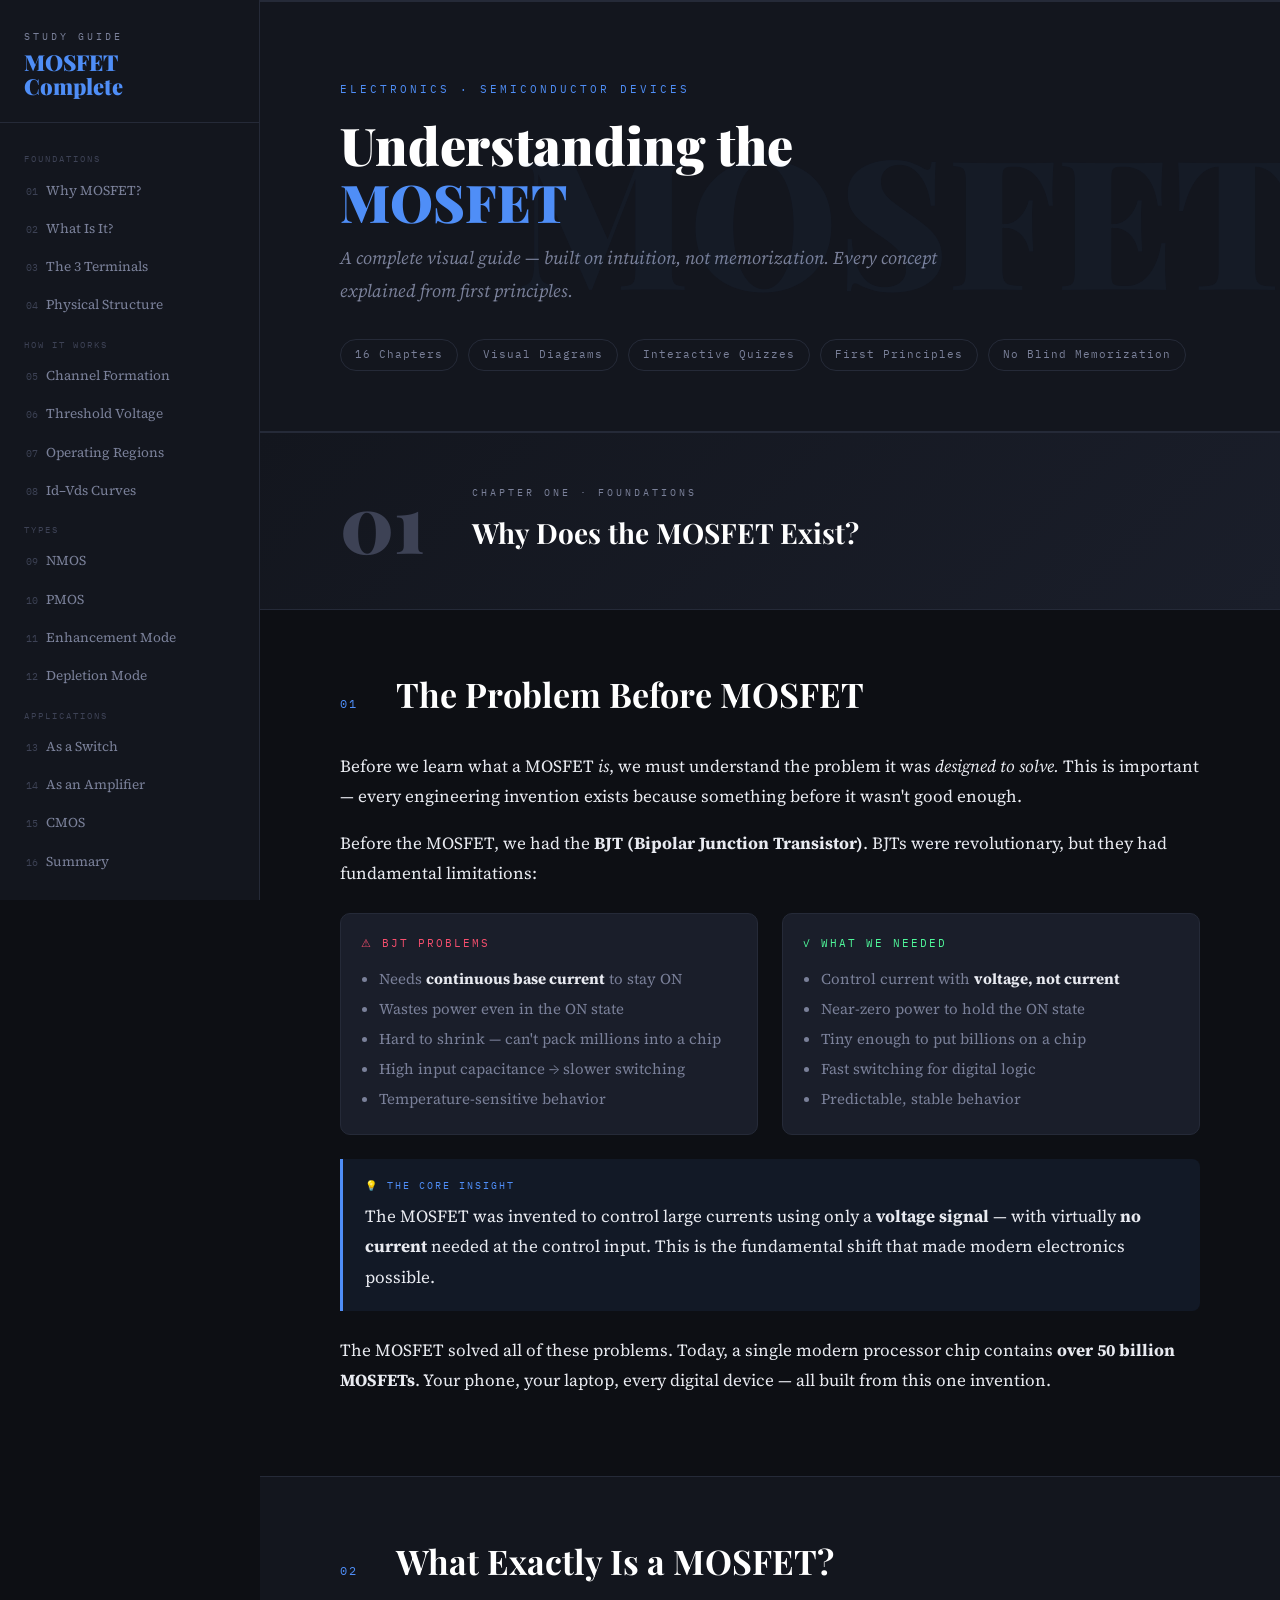
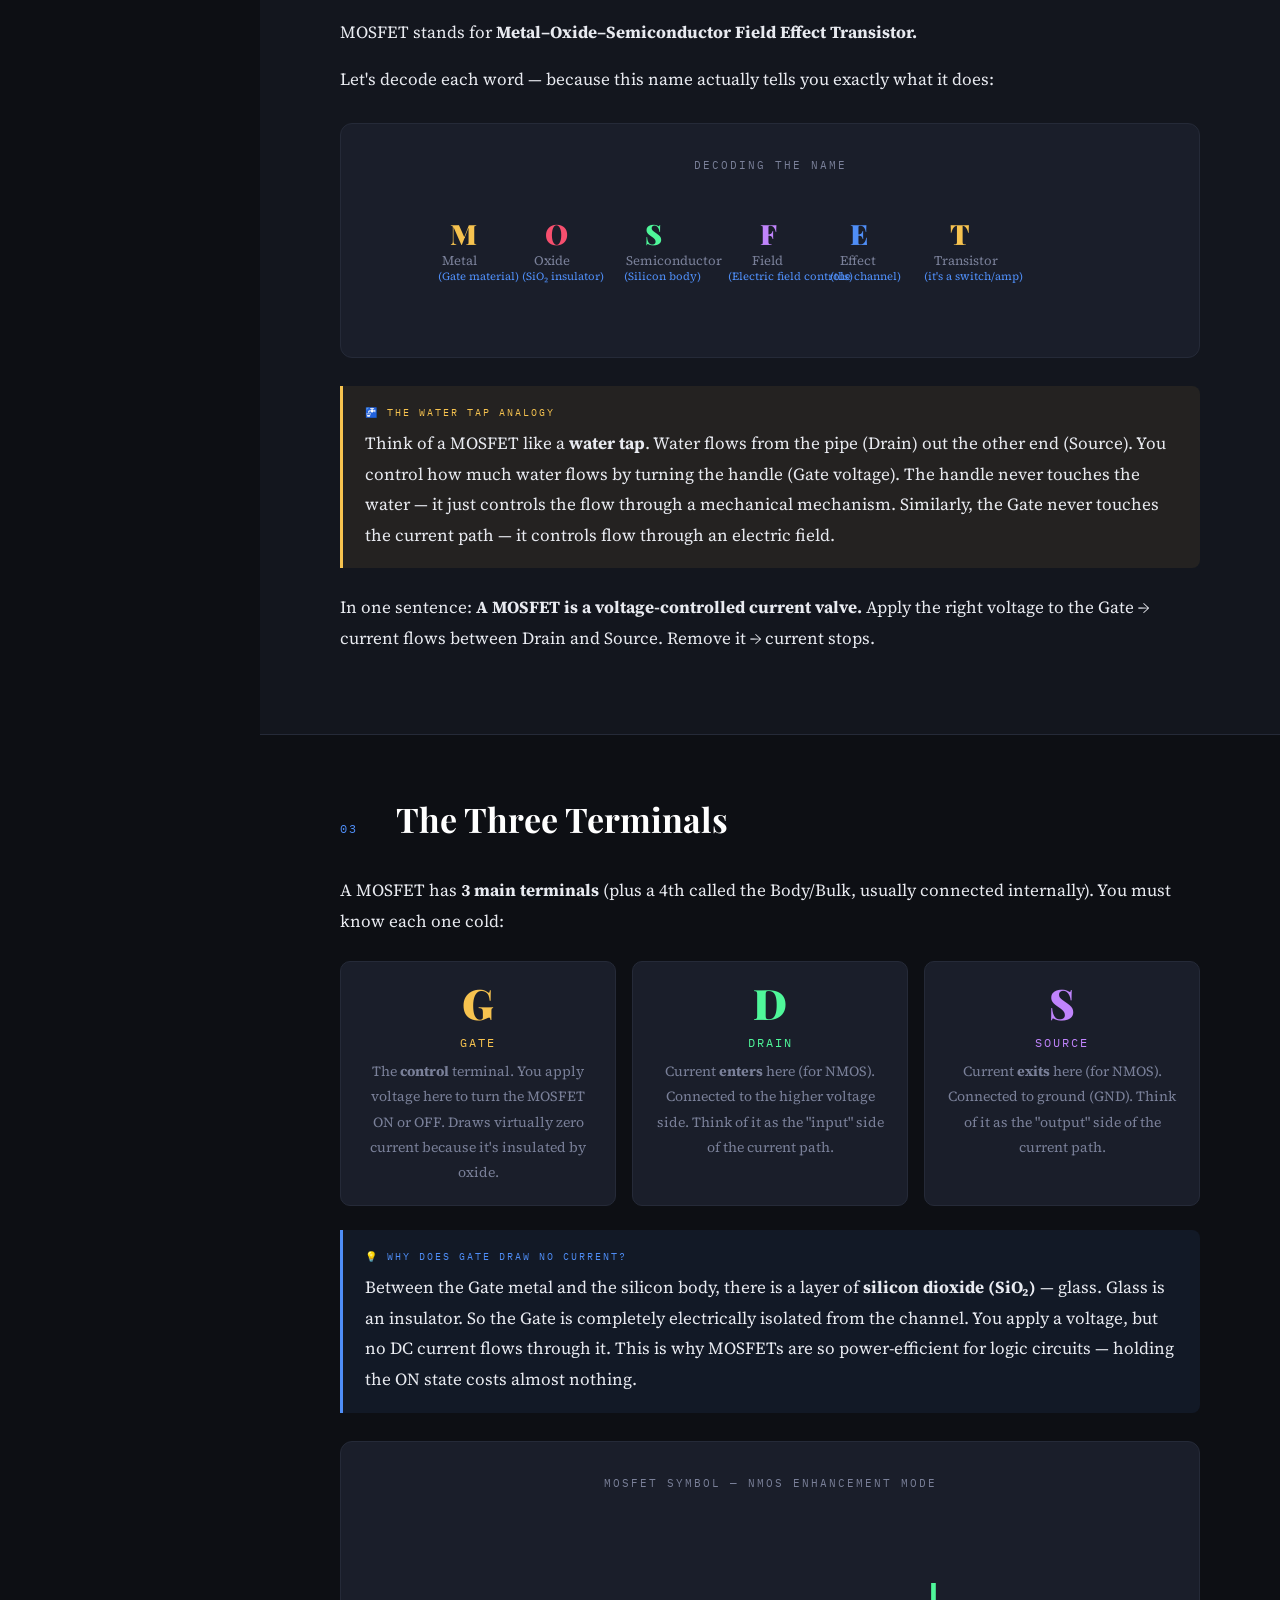
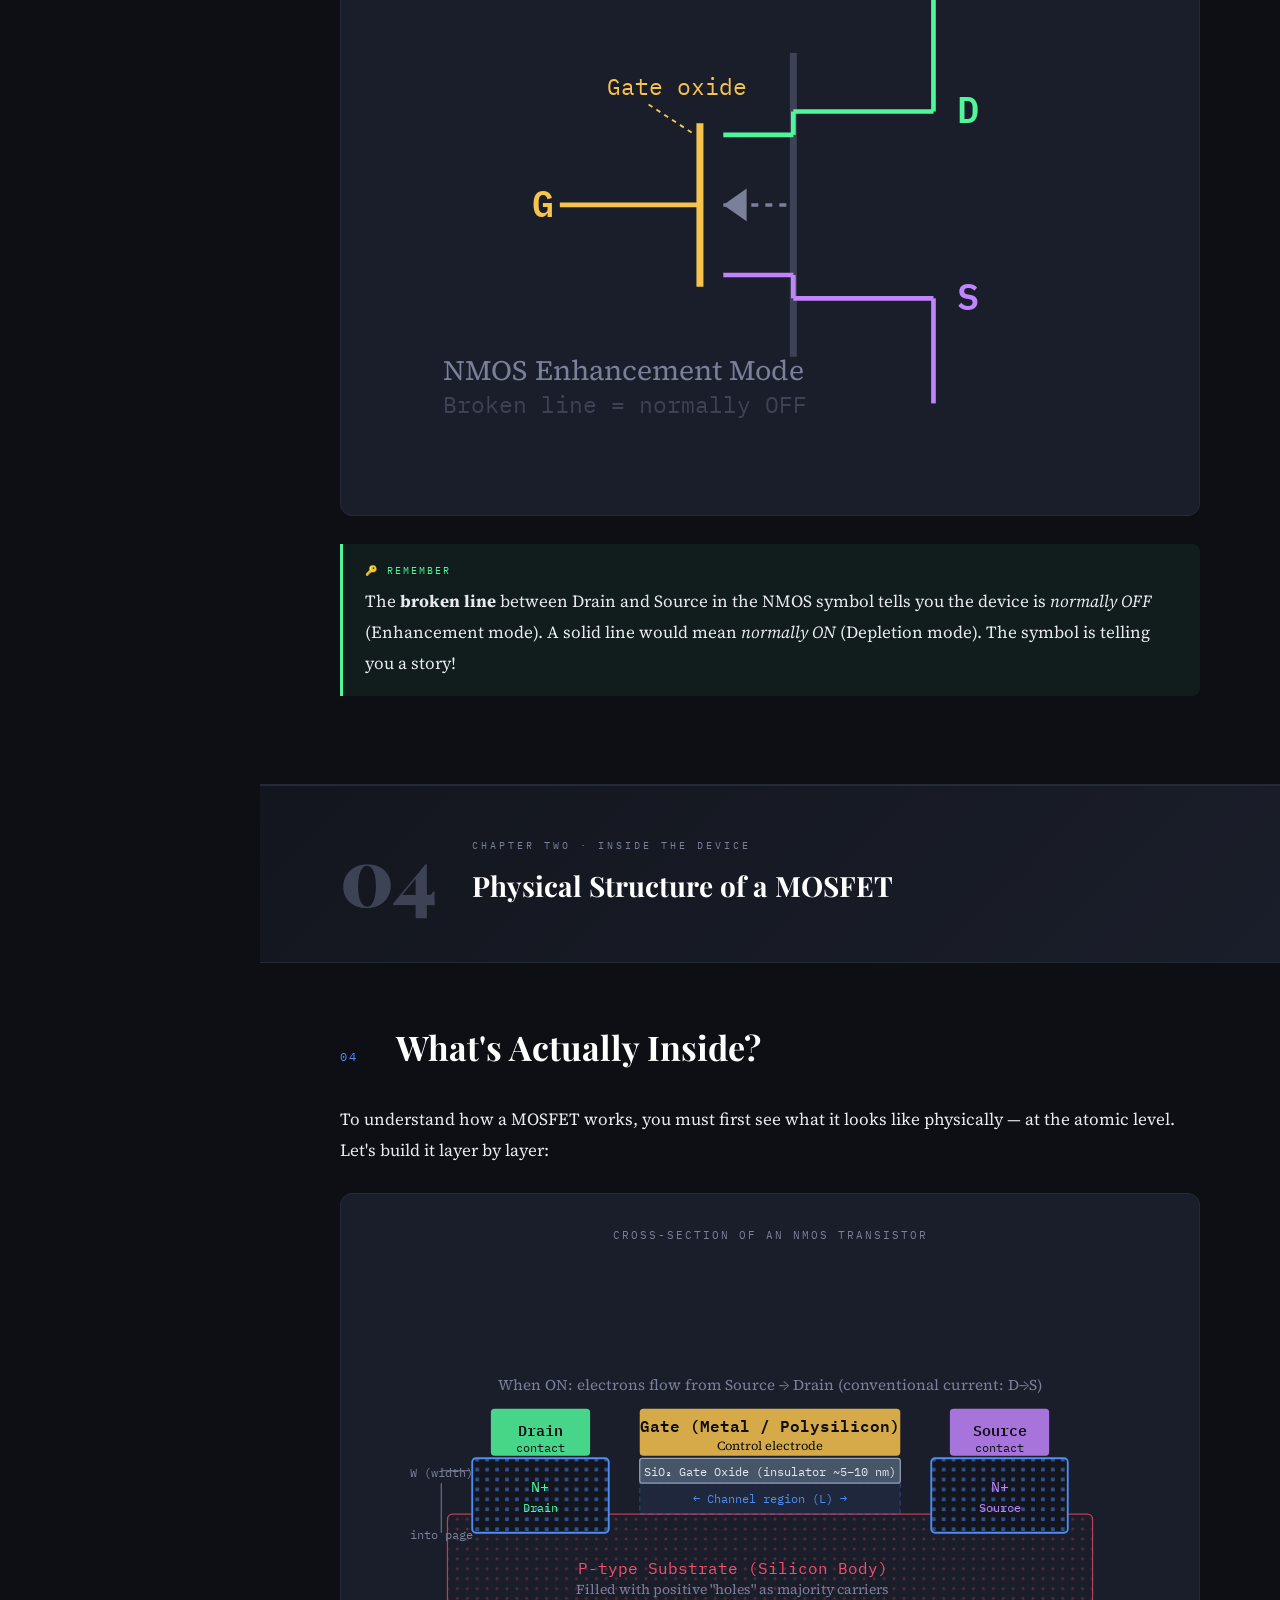
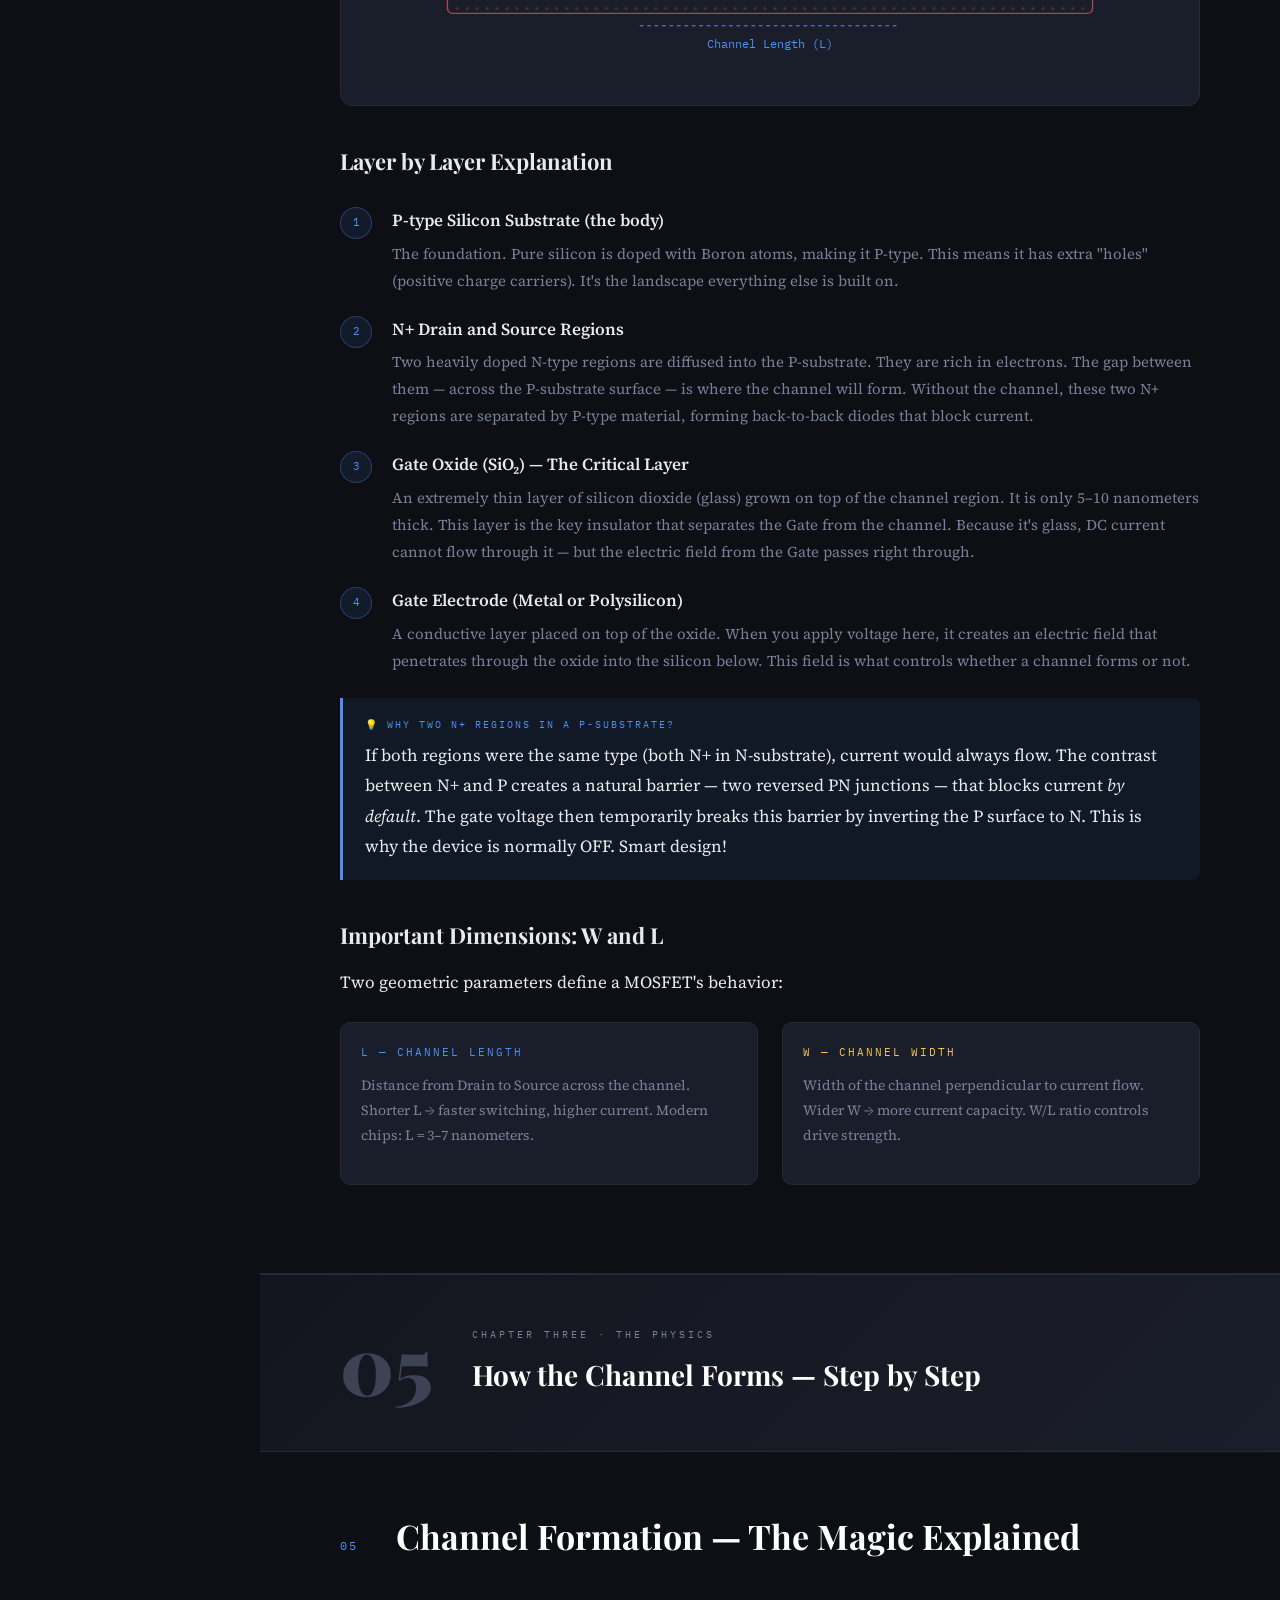
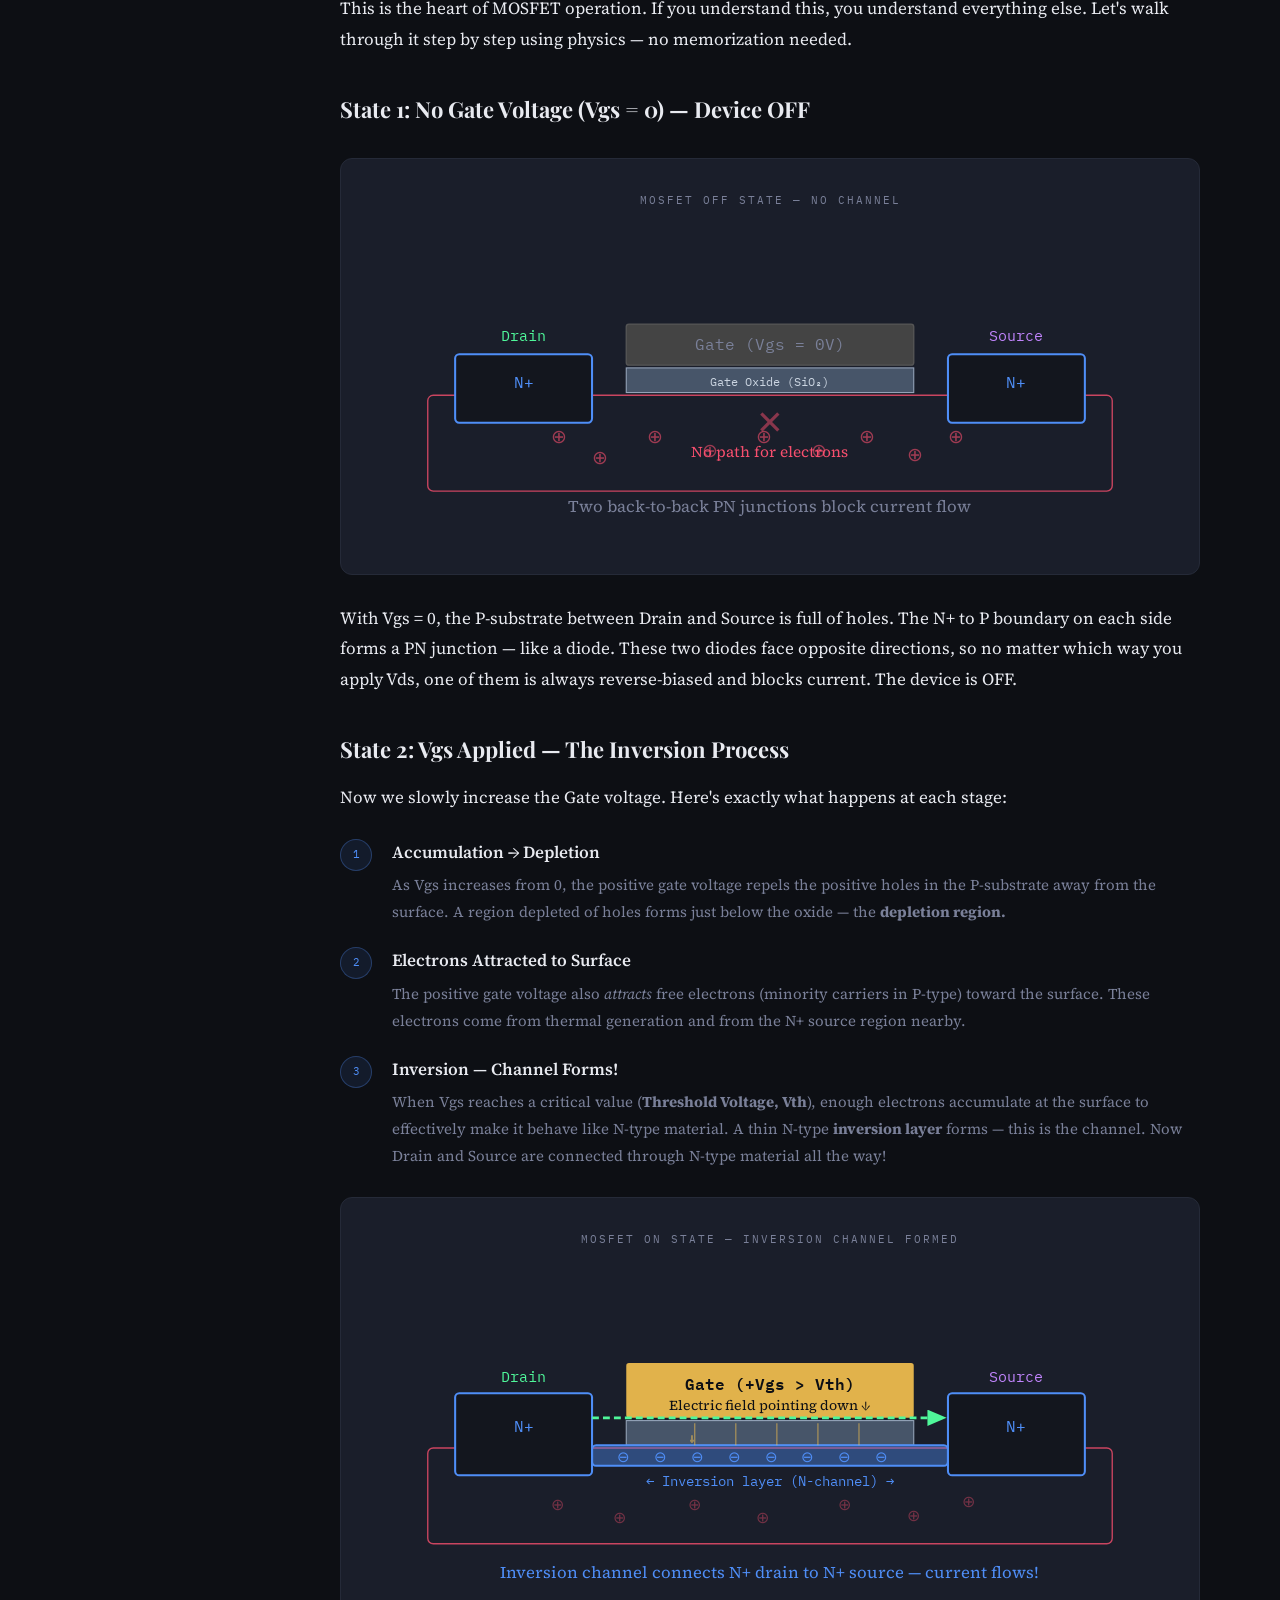
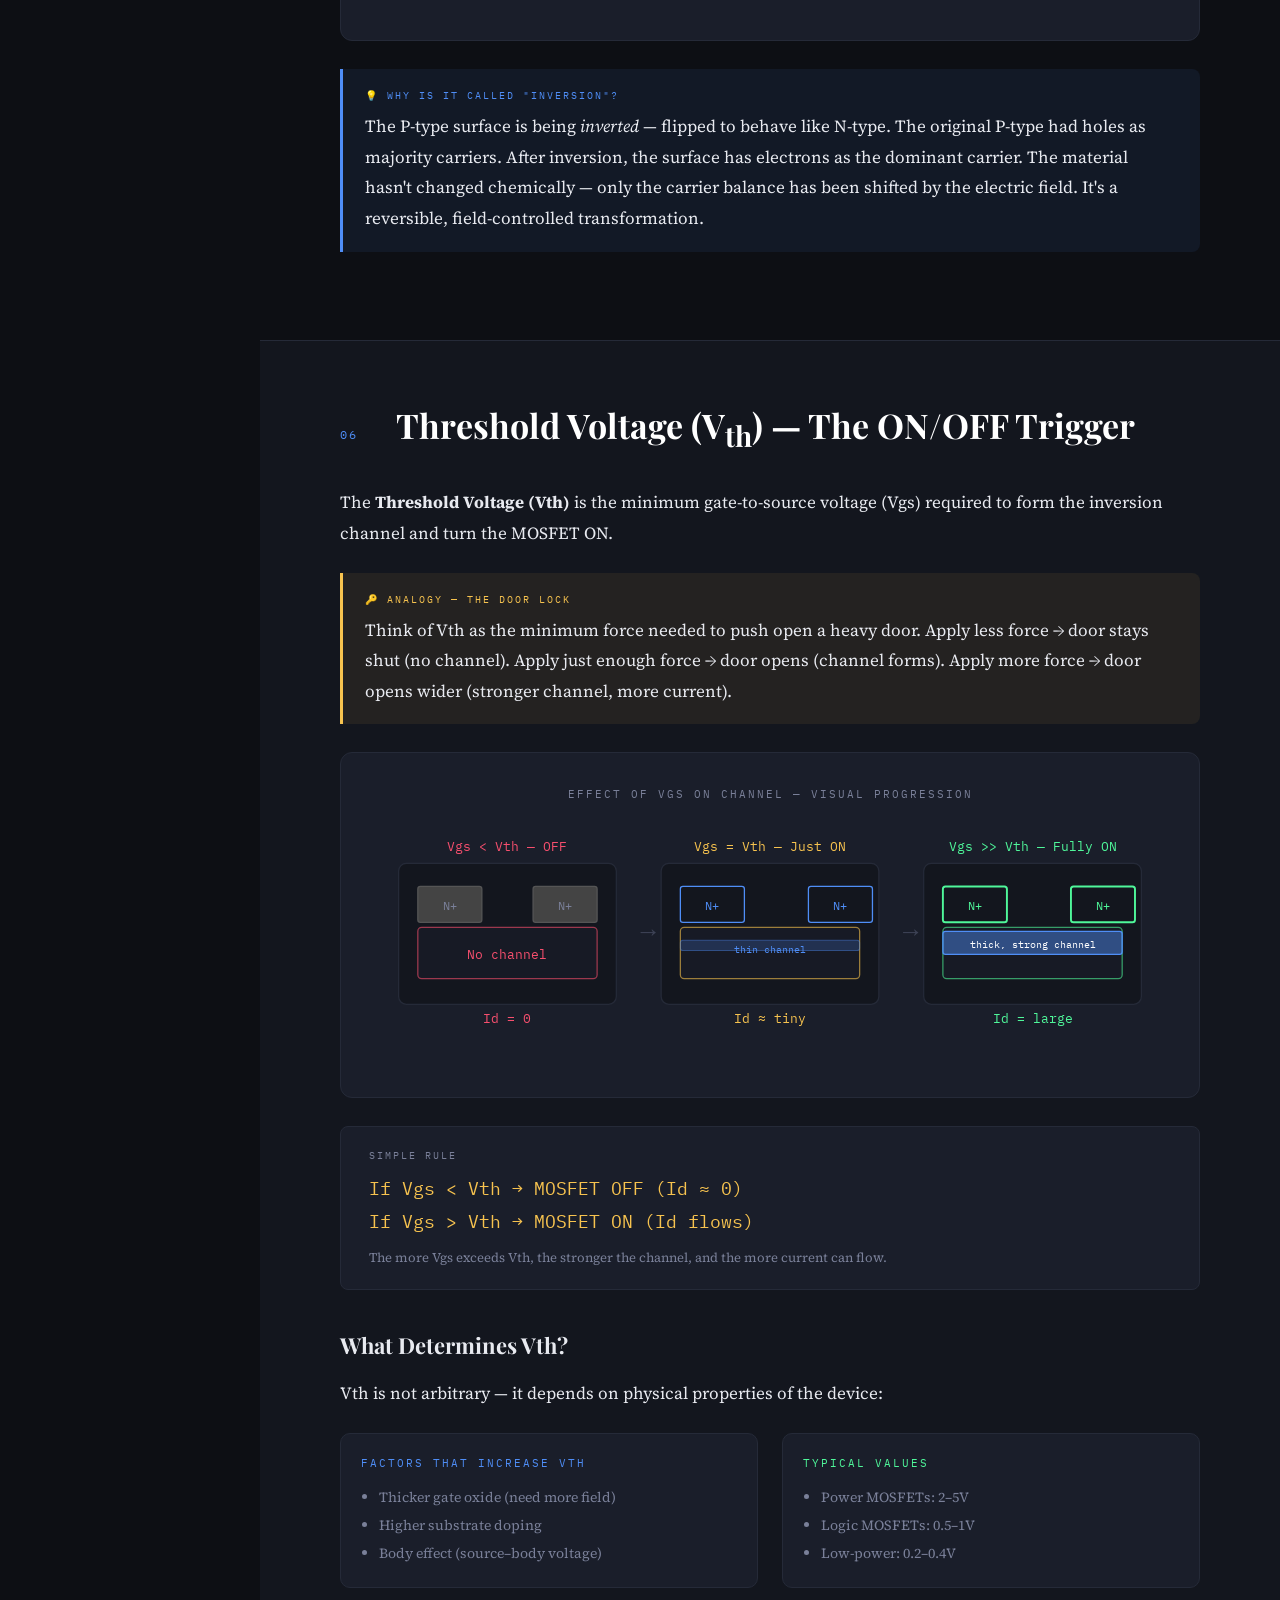
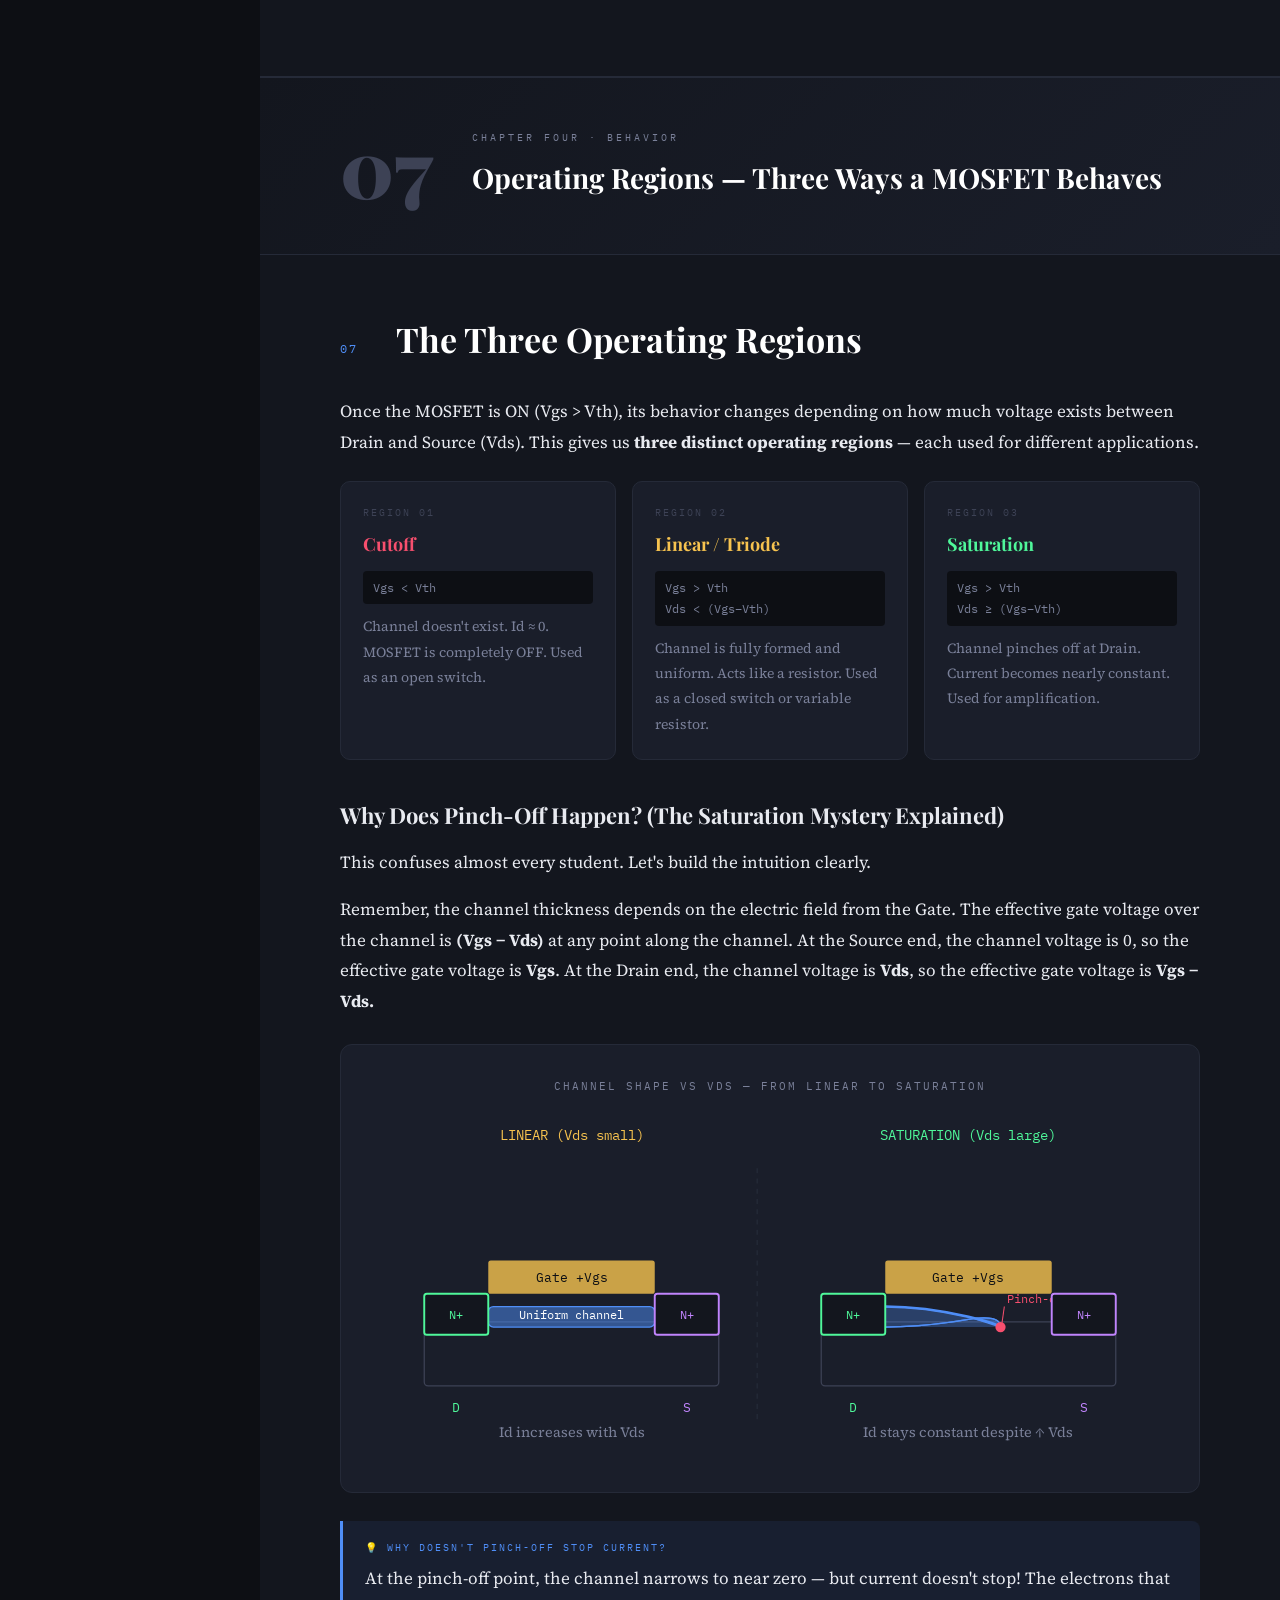
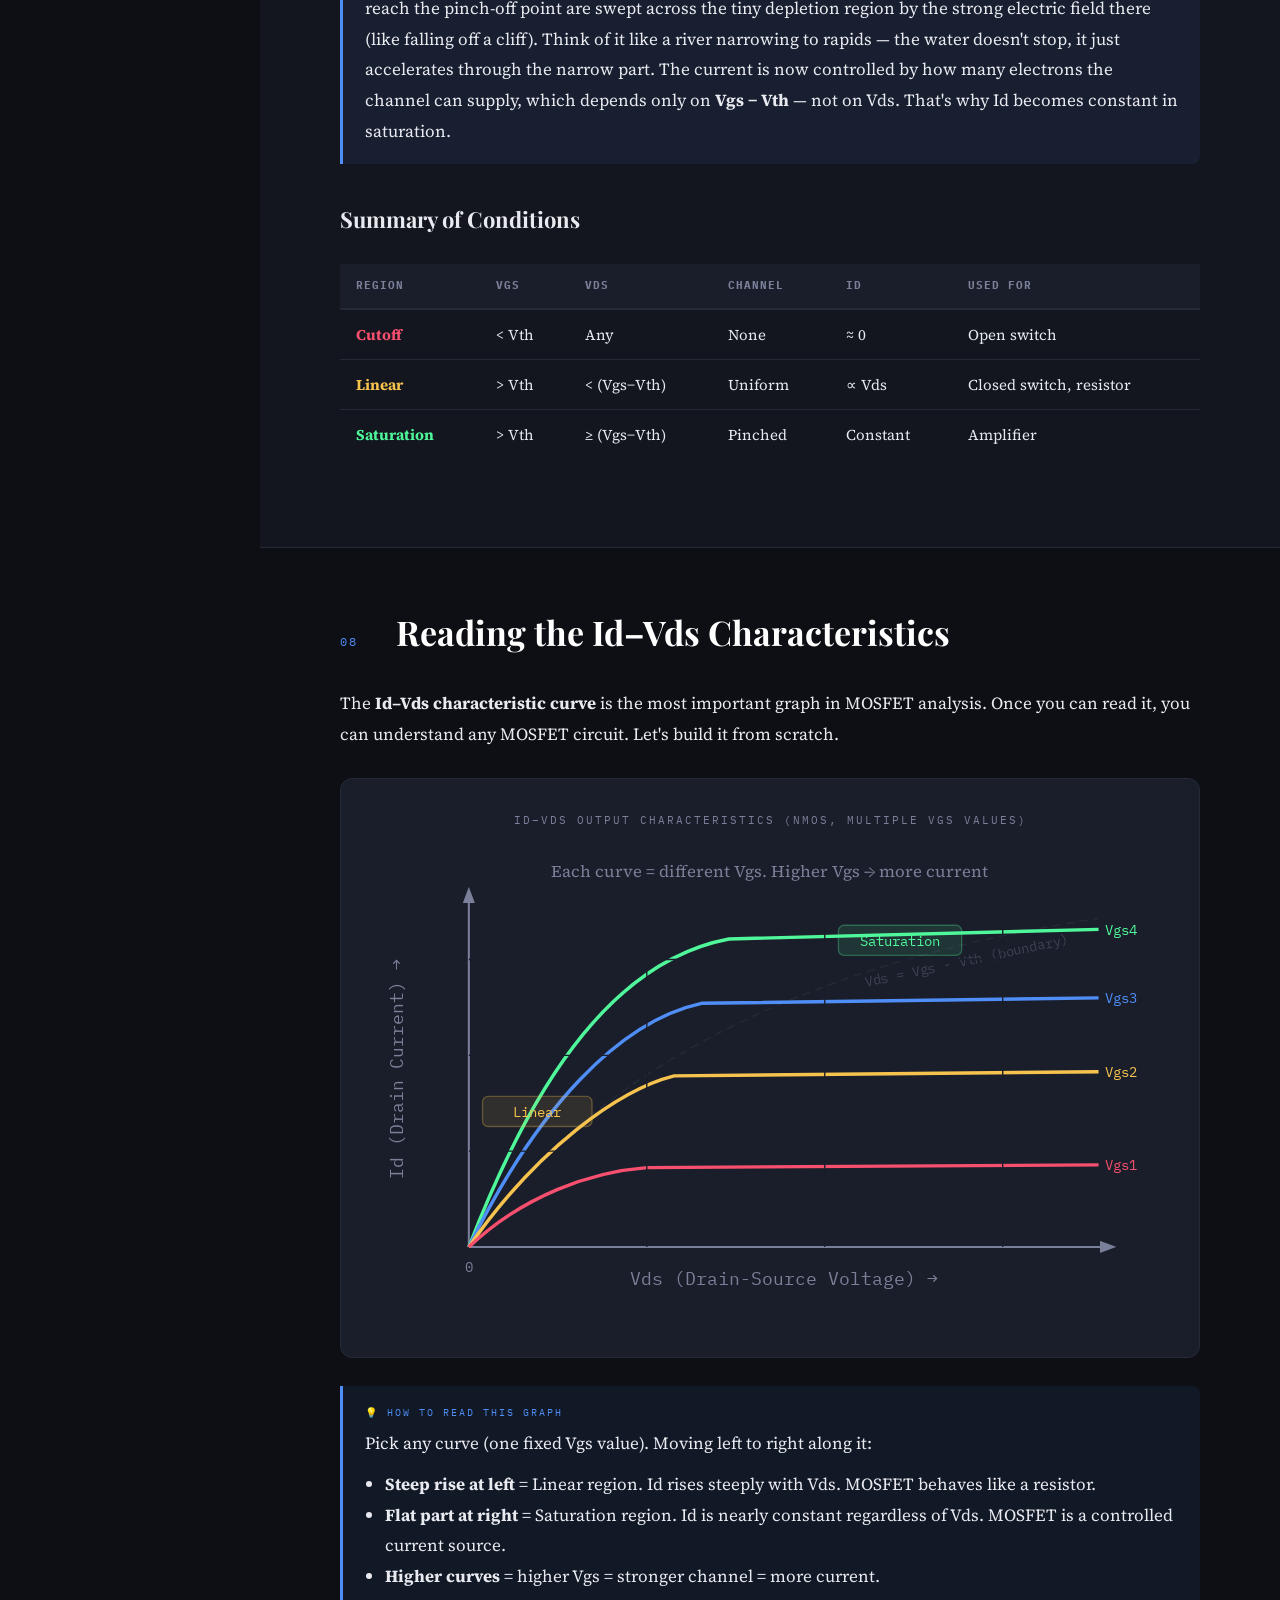
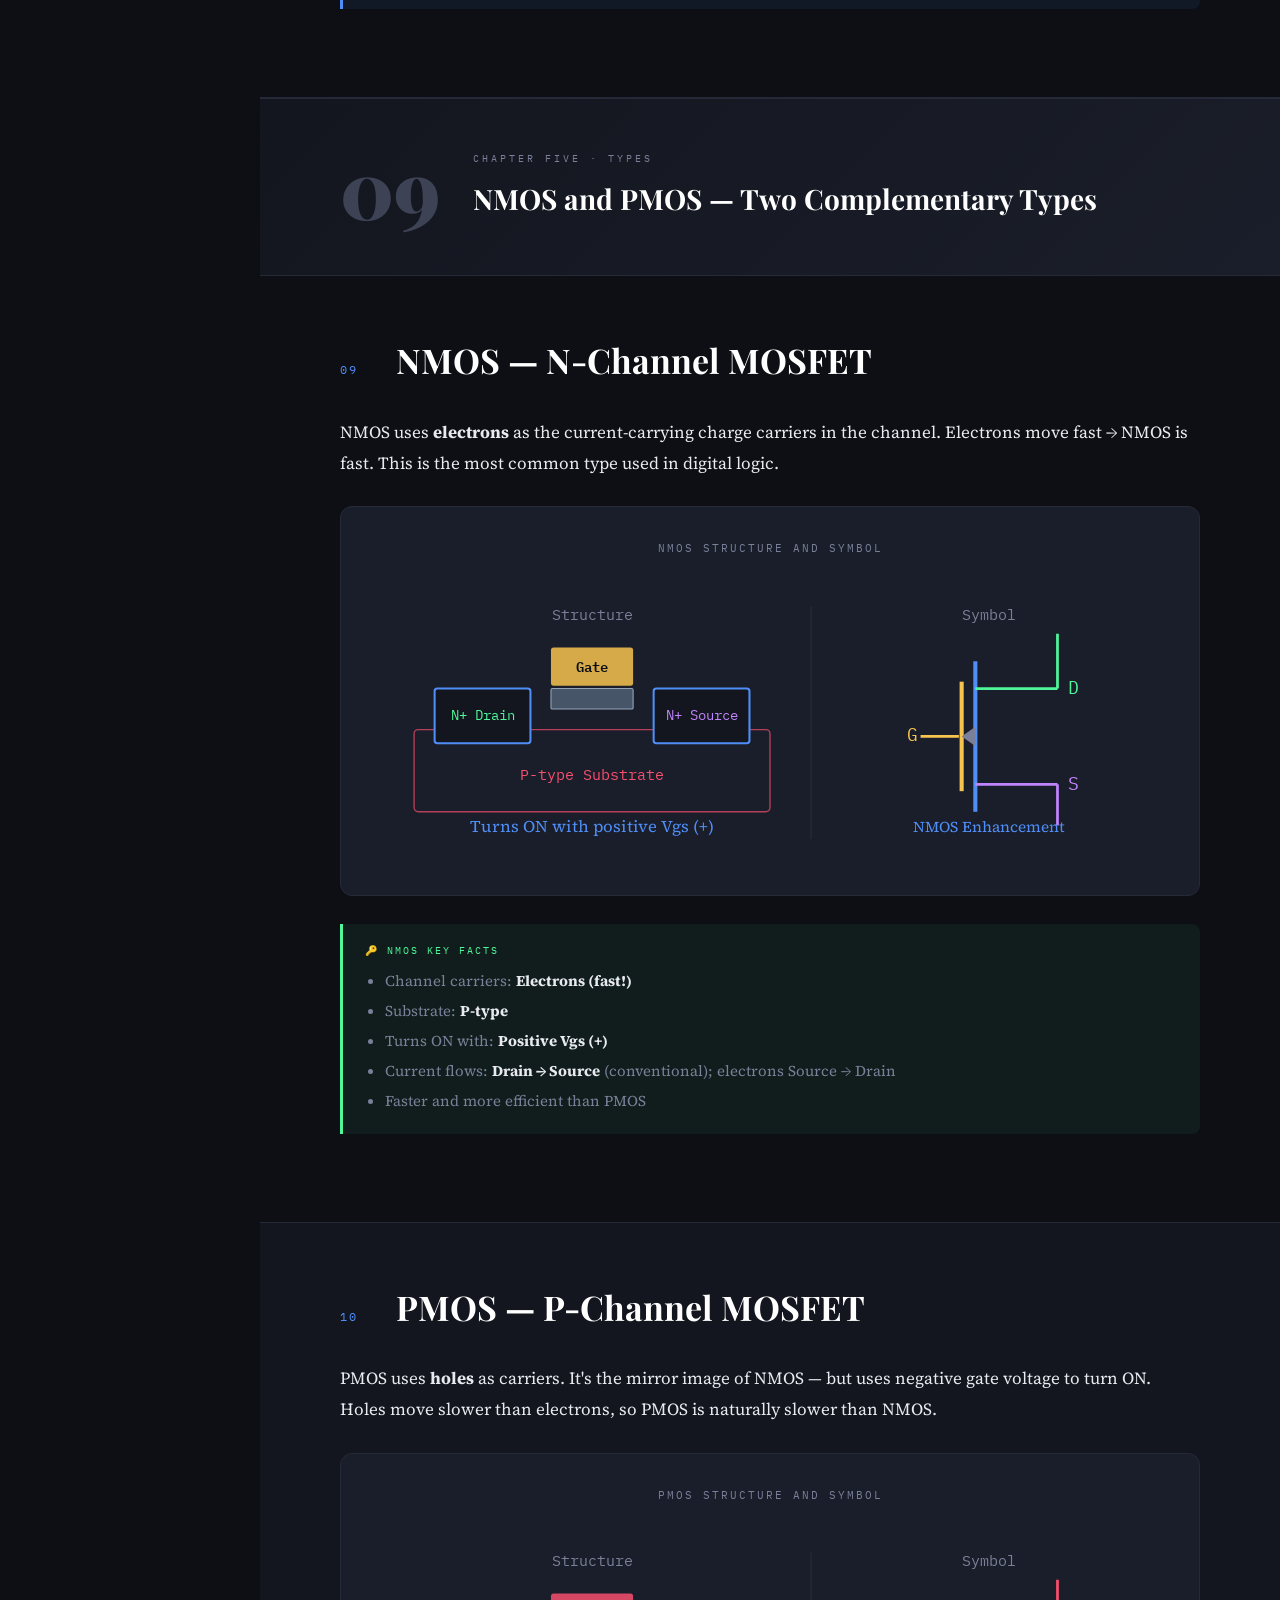
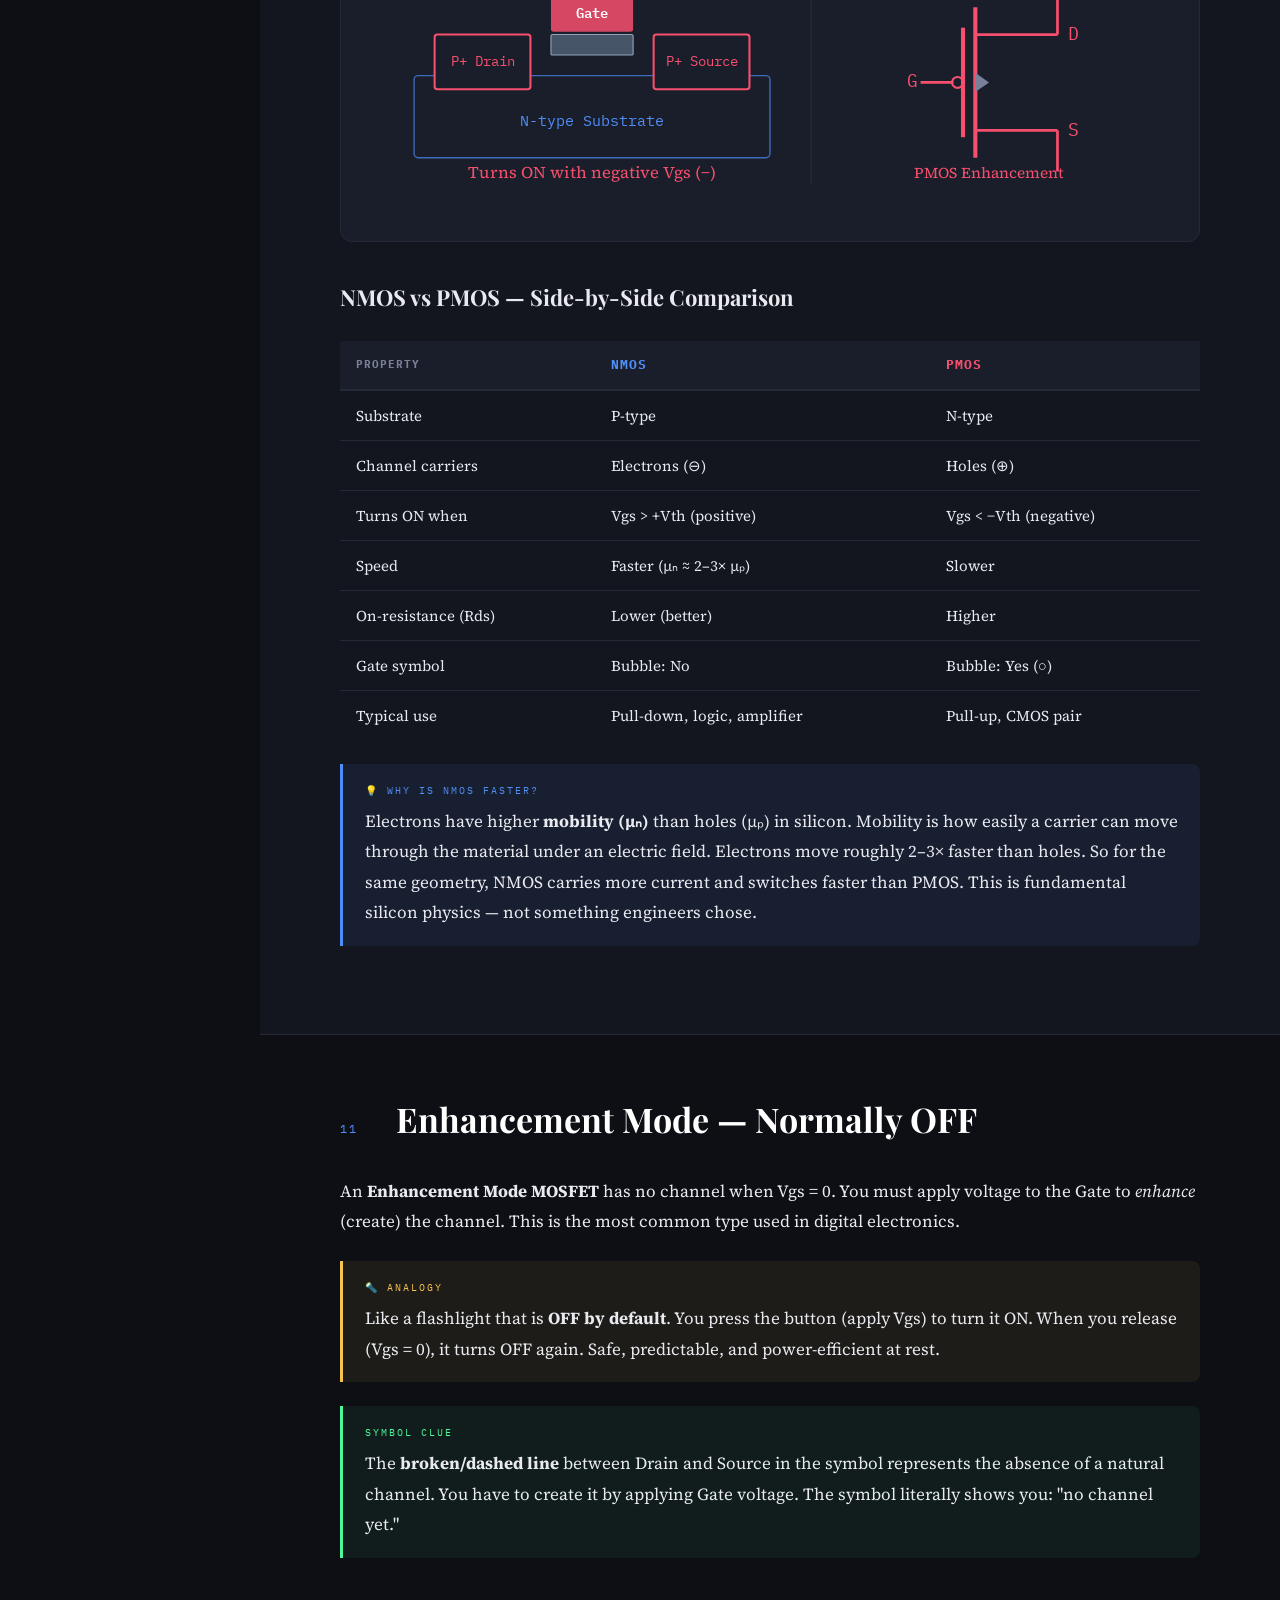
<file: materials/electronics-i-ii/mosfet_study_guide.html>
<!DOCTYPE html>
<html lang="en">
<head>
<meta charset="UTF-8">
<meta name="viewport" content="width=device-width, initial-scale=1.0">
<title>MOSFET — The Complete Visual Guide</title>
<link href="https://fonts.googleapis.com/css2?family=Playfair+Display:wght@400;700;900&family=IBM+Plex+Mono:wght@400;600&family=Source+Serif+4:ital,wght@0,300;0,400;0,600;1,400&display=swap" rel="stylesheet">
<style>
  :root {
    --bg: #0d0f14;
    --surface: #13161e;
    --surface2: #1a1e2a;
    --border: #252a38;
    --accent: #4f8ef7;
    --accent2: #f7c34f;
    --accent3: #4ff79a;
    --accent4: #f74f6e;
    --text: #e8eaf0;
    --text-muted: #7a8099;
    --text-dim: #3d4255;
    --nmos: #4f8ef7;
    --pmos: #f74f6e;
    --gate: #f7c34f;
    --drain: #4ff79a;
    --source: #c084fc;
    --oxide: #94a3b8;
    --channel: rgba(79,142,247,0.3);
  }

  * { margin: 0; padding: 0; box-sizing: border-box; }

  html { scroll-behavior: smooth; }

  body {
    background: var(--bg);
    color: var(--text);
    font-family: 'Source Serif 4', Georgia, serif;
    font-size: 17px;
    line-height: 1.8;
    overflow-x: hidden;
  }

  /* ── SIDEBAR NAV ── */
  .sidebar {
    position: fixed;
    top: 0; left: 0;
    width: 260px;
    height: 100vh;
    background: var(--surface);
    border-right: 1px solid var(--border);
    overflow-y: auto;
    z-index: 100;
    padding: 28px 0;
    transition: transform 0.3s ease;
  }

  .sidebar::-webkit-scrollbar { width: 4px; }
  .sidebar::-webkit-scrollbar-thumb { background: var(--border); border-radius: 2px; }

  .sidebar-logo {
    padding: 0 24px 24px;
    border-bottom: 1px solid var(--border);
    margin-bottom: 16px;
  }

  .sidebar-logo .logo-label {
    font-family: 'IBM Plex Mono', monospace;
    font-size: 10px;
    color: var(--text-muted);
    letter-spacing: 3px;
    text-transform: uppercase;
    margin-bottom: 4px;
  }

  .sidebar-logo .logo-title {
    font-family: 'Playfair Display', serif;
    font-size: 22px;
    font-weight: 900;
    color: var(--accent);
    line-height: 1.1;
  }

  .nav-section-label {
    font-family: 'IBM Plex Mono', monospace;
    font-size: 9px;
    letter-spacing: 2px;
    color: var(--text-dim);
    text-transform: uppercase;
    padding: 12px 24px 4px;
  }

  .nav-link {
    display: block;
    padding: 7px 24px;
    color: var(--text-muted);
    text-decoration: none;
    font-family: 'Source Serif 4', serif;
    font-size: 13.5px;
    border-left: 2px solid transparent;
    transition: all 0.2s;
  }

  .nav-link:hover, .nav-link.active {
    color: var(--accent);
    border-left-color: var(--accent);
    background: rgba(79,142,247,0.07);
  }

  .nav-link .num {
    font-family: 'IBM Plex Mono', monospace;
    font-size: 10px;
    color: var(--text-dim);
    margin-right: 8px;
  }

  /* ── MAIN CONTENT ── */
  .main {
    margin-left: 260px;
    min-height: 100vh;
  }

  /* ── HERO ── */
  .hero {
    background: var(--surface);
    border-bottom: 1px solid var(--border);
    padding: 80px 80px 60px;
    position: relative;
    overflow: hidden;
  }

  .hero::before {
    content: 'MOSFET';
    position: absolute;
    right: -20px;
    top: 50%;
    transform: translateY(-50%);
    font-family: 'Playfair Display', serif;
    font-size: 180px;
    font-weight: 900;
    color: rgba(79,142,247,0.04);
    pointer-events: none;
    white-space: nowrap;
  }

  .hero-tag {
    font-family: 'IBM Plex Mono', monospace;
    font-size: 11px;
    letter-spacing: 3px;
    color: var(--accent);
    text-transform: uppercase;
    margin-bottom: 16px;
  }

  .hero h1 {
    font-family: 'Playfair Display', serif;
    font-size: 52px;
    font-weight: 900;
    line-height: 1.1;
    color: #fff;
    margin-bottom: 12px;
  }

  .hero h1 span { color: var(--accent); }

  .hero-sub {
    font-size: 18px;
    color: var(--text-muted);
    max-width: 600px;
    margin-bottom: 32px;
    font-style: italic;
  }

  .hero-pills {
    display: flex;
    gap: 10px;
    flex-wrap: wrap;
  }

  .pill {
    font-family: 'IBM Plex Mono', monospace;
    font-size: 11px;
    padding: 5px 14px;
    border-radius: 20px;
    border: 1px solid var(--border);
    color: var(--text-muted);
    letter-spacing: 1px;
  }

  /* ── SECTIONS ── */
  .section {
    padding: 64px 80px;
    border-bottom: 1px solid var(--border);
  }

  .section:nth-child(even) { background: var(--surface); }

  .section-header {
    display: flex;
    align-items: baseline;
    gap: 16px;
    margin-bottom: 36px;
  }

  .section-num {
    font-family: 'IBM Plex Mono', monospace;
    font-size: 12px;
    color: var(--accent);
    letter-spacing: 2px;
    min-width: 40px;
  }

  .section h2 {
    font-family: 'Playfair Display', serif;
    font-size: 34px;
    font-weight: 700;
    color: #fff;
    line-height: 1.2;
  }

  .section h3 {
    font-family: 'Playfair Display', serif;
    font-size: 22px;
    font-weight: 700;
    color: var(--text);
    margin: 36px 0 12px;
  }

  .section p { margin-bottom: 16px; color: var(--text); }

  /* ── CALLOUT BOXES ── */
  .why-box {
    background: rgba(79,142,247,0.08);
    border-left: 3px solid var(--accent);
    border-radius: 0 8px 8px 0;
    padding: 18px 22px;
    margin: 24px 0;
  }

  .why-box .why-label {
    font-family: 'IBM Plex Mono', monospace;
    font-size: 10px;
    letter-spacing: 2px;
    color: var(--accent);
    text-transform: uppercase;
    margin-bottom: 6px;
  }

  .analogy-box {
    background: rgba(247,195,79,0.07);
    border-left: 3px solid var(--accent2);
    border-radius: 0 8px 8px 0;
    padding: 18px 22px;
    margin: 24px 0;
  }

  .analogy-box .analogy-label {
    font-family: 'IBM Plex Mono', monospace;
    font-size: 10px;
    letter-spacing: 2px;
    color: var(--accent2);
    text-transform: uppercase;
    margin-bottom: 6px;
  }

  .key-box {
    background: rgba(79,247,154,0.06);
    border-left: 3px solid var(--accent3);
    border-radius: 0 8px 8px 0;
    padding: 18px 22px;
    margin: 24px 0;
  }

  .key-box .key-label {
    font-family: 'IBM Plex Mono', monospace;
    font-size: 10px;
    letter-spacing: 2px;
    color: var(--accent3);
    text-transform: uppercase;
    margin-bottom: 6px;
  }

  .warn-box {
    background: rgba(247,79,110,0.07);
    border-left: 3px solid var(--accent4);
    border-radius: 0 8px 8px 0;
    padding: 18px 22px;
    margin: 24px 0;
  }

  .warn-box .warn-label {
    font-family: 'IBM Plex Mono', monospace;
    font-size: 10px;
    letter-spacing: 2px;
    color: var(--accent4);
    text-transform: uppercase;
    margin-bottom: 6px;
  }

  /* ── SVG DIAGRAM WRAPPER ── */
  .diagram-wrap {
    background: var(--surface2);
    border: 1px solid var(--border);
    border-radius: 12px;
    padding: 32px;
    margin: 28px 0;
    text-align: center;
  }

  .diagram-title {
    font-family: 'IBM Plex Mono', monospace;
    font-size: 11px;
    letter-spacing: 2px;
    color: var(--text-muted);
    text-transform: uppercase;
    margin-bottom: 20px;
  }

  .diagram-wrap svg { max-width: 100%; }

  /* ── COMPARISON TABLE ── */
  .comp-table {
    width: 100%;
    border-collapse: collapse;
    margin: 24px 0;
    font-size: 15px;
  }

  .comp-table th {
    background: var(--surface2);
    font-family: 'IBM Plex Mono', monospace;
    font-size: 11px;
    letter-spacing: 1px;
    text-transform: uppercase;
    color: var(--text-muted);
    padding: 12px 16px;
    text-align: left;
    border-bottom: 2px solid var(--border);
  }

  .comp-table td {
    padding: 11px 16px;
    border-bottom: 1px solid var(--border);
    vertical-align: top;
  }

  .comp-table tr:last-child td { border-bottom: none; }
  .comp-table tr:hover td { background: rgba(255,255,255,0.02); }

  .tag-n { color: var(--nmos); font-family: 'IBM Plex Mono', monospace; font-size: 13px; }
  .tag-p { color: var(--pmos); font-family: 'IBM Plex Mono', monospace; font-size: 13px; }

  /* ── FORMULA ── */
  .formula-block {
    background: var(--surface2);
    border: 1px solid var(--border);
    border-radius: 8px;
    padding: 20px 28px;
    margin: 20px 0;
    font-family: 'IBM Plex Mono', monospace;
    font-size: 15px;
    color: var(--accent2);
  }

  .formula-block .formula-label {
    font-size: 10px;
    color: var(--text-muted);
    letter-spacing: 2px;
    text-transform: uppercase;
    margin-bottom: 8px;
  }

  .formula-block .formula { font-size: 18px; }

  .formula-block .formula-explain {
    font-family: 'Source Serif 4', serif;
    font-size: 13px;
    color: var(--text-muted);
    margin-top: 8px;
  }

  /* ── TERMINAL BADGES ── */
  .terminal-grid {
    display: grid;
    grid-template-columns: repeat(3, 1fr);
    gap: 16px;
    margin: 24px 0;
  }

  .terminal-card {
    background: var(--surface2);
    border: 1px solid var(--border);
    border-radius: 10px;
    padding: 20px;
    text-align: center;
  }

  .terminal-card .t-symbol {
    font-family: 'Playfair Display', serif;
    font-size: 42px;
    font-weight: 900;
    line-height: 1;
    margin-bottom: 8px;
  }

  .terminal-card .t-name {
    font-family: 'IBM Plex Mono', monospace;
    font-size: 12px;
    letter-spacing: 2px;
    text-transform: uppercase;
    margin-bottom: 6px;
  }

  .terminal-card .t-role { font-size: 14px; color: var(--text-muted); }

  /* ── REGION CARDS ── */
  .region-grid {
    display: grid;
    grid-template-columns: repeat(3, 1fr);
    gap: 16px;
    margin: 24px 0;
  }

  .region-card {
    background: var(--surface2);
    border: 1px solid var(--border);
    border-radius: 10px;
    padding: 22px;
  }

  .region-card .r-num {
    font-family: 'IBM Plex Mono', monospace;
    font-size: 10px;
    letter-spacing: 2px;
    color: var(--text-dim);
    margin-bottom: 6px;
  }

  .region-card .r-name {
    font-family: 'Playfair Display', serif;
    font-size: 18px;
    font-weight: 700;
    margin-bottom: 10px;
  }

  .region-card .r-condition {
    font-family: 'IBM Plex Mono', monospace;
    font-size: 12px;
    background: var(--bg);
    padding: 6px 10px;
    border-radius: 4px;
    margin-bottom: 10px;
    color: var(--text-muted);
  }

  .region-card p { font-size: 14px; color: var(--text-muted); margin: 0; }

  /* ── STEP FLOW ── */
  .step-flow { margin: 24px 0; }

  .step-item {
    display: flex;
    gap: 20px;
    margin-bottom: 20px;
    align-items: flex-start;
  }

  .step-num {
    font-family: 'IBM Plex Mono', monospace;
    font-size: 11px;
    color: var(--accent);
    background: rgba(79,142,247,0.1);
    border: 1px solid rgba(79,142,247,0.3);
    border-radius: 50%;
    width: 32px;
    height: 32px;
    min-width: 32px;
    display: flex;
    align-items: center;
    justify-content: center;
    margin-top: 2px;
  }

  .step-content .step-title {
    font-weight: 600;
    color: var(--text);
    margin-bottom: 4px;
  }

  .step-content p { font-size: 15px; margin: 0; color: var(--text-muted); }

  /* ── INTERACTIVE TOGGLE ── */
  .toggle-section { margin: 28px 0; }

  .toggle-btn {
    background: var(--surface2);
    border: 1px solid var(--border);
    border-radius: 8px;
    padding: 12px 20px;
    color: var(--text);
    cursor: pointer;
    font-family: 'IBM Plex Mono', monospace;
    font-size: 13px;
    width: 100%;
    text-align: left;
    transition: all 0.2s;
    display: flex;
    justify-content: space-between;
    align-items: center;
    margin-bottom: 2px;
  }

  .toggle-btn:hover { border-color: var(--accent); color: var(--accent); }
  .toggle-btn.open { border-color: var(--accent); color: var(--accent); border-bottom-left-radius: 0; border-bottom-right-radius: 0; }

  .toggle-content {
    display: none;
    background: var(--surface2);
    border: 1px solid var(--accent);
    border-top: none;
    border-radius: 0 0 8px 8px;
    padding: 20px;
    font-size: 15px;
    color: var(--text-muted);
    margin-bottom: 10px;
  }

  .toggle-content.open { display: block; }

  /* ── CHAPTER DIVIDER ── */
  .chapter-divider {
    background: linear-gradient(135deg, var(--surface), var(--surface2));
    border-top: 1px solid var(--border);
    border-bottom: 1px solid var(--border);
    padding: 48px 80px;
    display: flex;
    align-items: center;
    gap: 32px;
  }

  .chapter-divider .ch-num {
    font-family: 'Playfair Display', serif;
    font-size: 80px;
    font-weight: 900;
    color: var(--text-dim);
    line-height: 1;
    min-width: 100px;
  }

  .chapter-divider .ch-info .ch-label {
    font-family: 'IBM Plex Mono', monospace;
    font-size: 10px;
    letter-spacing: 3px;
    color: var(--text-muted);
    text-transform: uppercase;
    margin-bottom: 6px;
  }

  .chapter-divider .ch-info h2 {
    font-family: 'Playfair Display', serif;
    font-size: 28px;
    font-weight: 700;
    color: #fff;
  }

  /* ── MOBILE ── */
  @media (max-width: 900px) {
    .sidebar { transform: translateX(-100%); }
    .sidebar.open { transform: translateX(0); }
    .main { margin-left: 0; }
    .section, .hero, .chapter-divider { padding: 40px 24px; }
    .terminal-grid, .region-grid { grid-template-columns: 1fr; }
    .hero h1 { font-size: 32px; }
    .chapter-divider .ch-num { font-size: 48px; }
    .menu-btn { display: flex; }
  }

  .menu-btn {
    display: none;
    position: fixed;
    top: 16px;
    left: 16px;
    z-index: 200;
    background: var(--surface);
    border: 1px solid var(--border);
    border-radius: 8px;
    padding: 10px 14px;
    cursor: pointer;
    flex-direction: column;
    gap: 5px;
  }

  .menu-btn span {
    display: block;
    width: 22px;
    height: 2px;
    background: var(--text);
    border-radius: 1px;
  }

  .progress-bar {
    position: fixed;
    top: 0;
    left: 260px;
    right: 0;
    height: 2px;
    background: var(--border);
    z-index: 99;
  }

  .progress-fill {
    height: 100%;
    background: var(--accent);
    width: 0%;
    transition: width 0.1s;
  }

  @media (max-width: 900px) {
    .progress-bar { left: 0; }
  }

  /* quiz styles */
  .quiz-wrap { margin: 28px 0; }
  .quiz-q {
    font-family: 'Playfair Display', serif;
    font-size: 18px;
    color: var(--text);
    margin-bottom: 14px;
  }
  .quiz-options { display: flex; flex-direction: column; gap: 8px; }
  .quiz-opt {
    background: var(--surface2);
    border: 1px solid var(--border);
    border-radius: 8px;
    padding: 12px 18px;
    cursor: pointer;
    font-size: 15px;
    color: var(--text-muted);
    transition: all 0.2s;
    text-align: left;
  }
  .quiz-opt:hover { border-color: var(--accent); color: var(--text); }
  .quiz-opt.correct { border-color: var(--accent3); color: var(--accent3); background: rgba(79,247,154,0.07); }
  .quiz-opt.wrong { border-color: var(--accent4); color: var(--accent4); background: rgba(247,79,110,0.07); }
  .quiz-feedback {
    margin-top: 12px;
    padding: 12px 18px;
    border-radius: 8px;
    font-size: 14px;
    display: none;
  }
  .quiz-feedback.correct { background: rgba(79,247,154,0.08); color: var(--accent3); border: 1px solid rgba(79,247,154,0.3); display: block; }
  .quiz-feedback.wrong { background: rgba(247,79,110,0.08); color: var(--accent4); border: 1px solid rgba(247,79,110,0.3); display: block; }

  .two-col { display: grid; grid-template-columns: 1fr 1fr; gap: 24px; margin: 24px 0; }
  @media (max-width: 700px) { .two-col { grid-template-columns: 1fr; } }

  .info-card {
    background: var(--surface2);
    border: 1px solid var(--border);
    border-radius: 10px;
    padding: 20px;
  }

  .info-card .ic-title {
    font-family: 'IBM Plex Mono', monospace;
    font-size: 11px;
    letter-spacing: 2px;
    text-transform: uppercase;
    margin-bottom: 10px;
  }
</style>
</head>
<body>

<button class="menu-btn" onclick="toggleSidebar()" aria-label="Menu">
  <span></span><span></span><span></span>
</button>

<div class="progress-bar"><div class="progress-fill" id="progressFill"></div></div>

<!-- SIDEBAR -->
<nav class="sidebar" id="sidebar">
  <div class="sidebar-logo">
    <div class="logo-label">Study Guide</div>
    <div class="logo-title">MOSFET<br>Complete</div>
  </div>

  <div class="nav-section-label">Foundations</div>
  <a class="nav-link" href="#why"><span class="num">01</span>Why MOSFET?</a>
  <a class="nav-link" href="#what"><span class="num">02</span>What Is It?</a>
  <a class="nav-link" href="#terminals"><span class="num">03</span>The 3 Terminals</a>
  <a class="nav-link" href="#structure"><span class="num">04</span>Physical Structure</a>

  <div class="nav-section-label">How It Works</div>
  <a class="nav-link" href="#channel"><span class="num">05</span>Channel Formation</a>
  <a class="nav-link" href="#threshold"><span class="num">06</span>Threshold Voltage</a>
  <a class="nav-link" href="#regions"><span class="num">07</span>Operating Regions</a>
  <a class="nav-link" href="#idvd"><span class="num">08</span>Id–Vds Curves</a>

  <div class="nav-section-label">Types</div>
  <a class="nav-link" href="#nmos"><span class="num">09</span>NMOS</a>
  <a class="nav-link" href="#pmos"><span class="num">10</span>PMOS</a>
  <a class="nav-link" href="#enhancement"><span class="num">11</span>Enhancement Mode</a>
  <a class="nav-link" href="#depletion"><span class="num">12</span>Depletion Mode</a>

  <div class="nav-section-label">Applications</div>
  <a class="nav-link" href="#switch"><span class="num">13</span>As a Switch</a>
  <a class="nav-link" href="#amplifier"><span class="num">14</span>As an Amplifier</a>
  <a class="nav-link" href="#cmos"><span class="num">15</span>CMOS</a>
  <a class="nav-link" href="#summary"><span class="num">16</span>Summary</a>
</nav>

<!-- MAIN -->
<main class="main">

  <!-- HERO -->
  <header class="hero">
    <div class="hero-tag">Electronics · Semiconductor Devices</div>
    <h1>Understanding the<br><span>MOSFET</span></h1>
    <p class="hero-sub">A complete visual guide — built on intuition, not memorization. Every concept explained from first principles.</p>
    <div class="hero-pills">
      <span class="pill">16 Chapters</span>
      <span class="pill">Visual Diagrams</span>
      <span class="pill">Interactive Quizzes</span>
      <span class="pill">First Principles</span>
      <span class="pill">No Blind Memorization</span>
    </div>
  </header>

  <!-- ═══════════════════════════════════════ -->
  <!-- CHAPTER 1 — WHY MOSFET -->
  <!-- ═══════════════════════════════════════ -->
  <div class="chapter-divider">
    <div class="ch-num">01</div>
    <div class="ch-info">
      <div class="ch-label">Chapter One · Foundations</div>
      <h2>Why Does the MOSFET Exist?</h2>
    </div>
  </div>

  <section class="section" id="why">
    <div class="section-header">
      <span class="section-num">01</span>
      <h2>The Problem Before MOSFET</h2>
    </div>

    <p>Before we learn what a MOSFET <em>is</em>, we must understand the problem it was <em>designed to solve.</em> This is important — every engineering invention exists because something before it wasn't good enough.</p>

    <p>Before the MOSFET, we had the <strong>BJT (Bipolar Junction Transistor)</strong>. BJTs were revolutionary, but they had fundamental limitations:</p>

    <div class="two-col">
      <div class="info-card">
        <div class="ic-title" style="color:var(--accent4)">⚠ BJT Problems</div>
        <ul style="color:var(--text-muted);font-size:15px;padding-left:18px;line-height:2">
          <li>Needs <strong style="color:var(--text)">continuous base current</strong> to stay ON</li>
          <li>Wastes power even in the ON state</li>
          <li>Hard to shrink — can't pack millions into a chip</li>
          <li>High input capacitance → slower switching</li>
          <li>Temperature-sensitive behavior</li>
        </ul>
      </div>
      <div class="info-card">
        <div class="ic-title" style="color:var(--accent3)">✓ What We Needed</div>
        <ul style="color:var(--text-muted);font-size:15px;padding-left:18px;line-height:2">
          <li>Control current with <strong style="color:var(--text)">voltage, not current</strong></li>
          <li>Near-zero power to hold the ON state</li>
          <li>Tiny enough to put billions on a chip</li>
          <li>Fast switching for digital logic</li>
          <li>Predictable, stable behavior</li>
        </ul>
      </div>
    </div>

    <div class="why-box">
      <div class="why-label">💡 The Core Insight</div>
      <p style="margin:0">The MOSFET was invented to control large currents using only a <strong>voltage signal</strong> — with virtually <strong>no current</strong> needed at the control input. This is the fundamental shift that made modern electronics possible.</p>
    </div>

    <p>The MOSFET solved all of these problems. Today, a single modern processor chip contains <strong>over 50 billion MOSFETs</strong>. Your phone, your laptop, every digital device — all built from this one invention.</p>
  </section>

  <!-- ═══════════════════════════════════════ -->
  <!-- CHAPTER 2 — WHAT IS IT -->
  <!-- ═══════════════════════════════════════ -->
  <section class="section" id="what">
    <div class="section-header">
      <span class="section-num">02</span>
      <h2>What Exactly Is a MOSFET?</h2>
    </div>

    <p>MOSFET stands for <strong>Metal–Oxide–Semiconductor Field Effect Transistor.</strong></p>
    <p>Let's decode each word — because this name actually tells you exactly what it does:</p>

    <div class="diagram-wrap">
      <div class="diagram-title">Decoding the Name</div>
      <svg viewBox="0 0 680 120" xmlns="http://www.w3.org/2000/svg" style="max-width:680px">
        <defs>
          <style>
            .name-letter { font-family:'Playfair Display',serif; font-size:28px; font-weight:900; }
            .name-word { font-family:'Source Serif 4',serif; font-size:13px; fill:#7a8099; }
            .name-desc { font-family:'Source Serif 4',serif; font-size:11px; fill:#4f8ef7; }
          </style>
        </defs>
        <!-- M -->
        <text x="20" y="50" class="name-letter" fill="#f7c34f">M</text>
        <text x="12" y="70" class="name-word">Metal</text>
        <text x="8" y="85" class="name-desc">(Gate material)</text>
        <!-- O -->
        <text x="115" y="50" class="name-letter" fill="#f74f6e">O</text>
        <text x="104" y="70" class="name-word">Oxide</text>
        <text x="92" y="85" class="name-desc">(SiO₂ insulator)</text>
        <!-- S -->
        <text x="215" y="50" class="name-letter" fill="#4ff79a">S</text>
        <text x="196" y="70" class="name-word">Semiconductor</text>
        <text x="194" y="85" class="name-desc">(Silicon body)</text>
        <!-- F -->
        <text x="330" y="50" class="name-letter" fill="#c084fc">F</text>
        <text x="322" y="70" class="name-word">Field</text>
        <text x="298" y="85" class="name-desc">(Electric field controls)</text>
        <!-- E -->
        <text x="420" y="50" class="name-letter" fill="#4f8ef7">E</text>
        <text x="410" y="70" class="name-word">Effect</text>
        <text x="400" y="85" class="name-desc">(the channel)</text>
        <!-- T -->
        <text x="520" y="50" class="name-letter" fill="#f7c34f">T</text>
        <text x="504" y="70" class="name-word">Transistor</text>
        <text x="494" y="85" class="name-desc">(it's a switch/amp)</text>
      </svg>
    </div>

    <div class="analogy-box">
      <div class="analogy-label">🚰 The Water Tap Analogy</div>
      <p style="margin:0">Think of a MOSFET like a <strong>water tap</strong>. Water flows from the pipe (Drain) out the other end (Source). You control how much water flows by turning the handle (Gate voltage). The handle never touches the water — it just controls the flow through a mechanical mechanism. Similarly, the Gate never touches the current path — it controls flow through an electric field.</p>
    </div>

    <p>In one sentence: <strong>A MOSFET is a voltage-controlled current valve.</strong> Apply the right voltage to the Gate → current flows between Drain and Source. Remove it → current stops.</p>
  </section>

  <!-- ═══════════════════════════════════════ -->
  <!-- CHAPTER 3 — TERMINALS -->
  <!-- ═══════════════════════════════════════ -->
  <section class="section" id="terminals">
    <div class="section-header">
      <span class="section-num">03</span>
      <h2>The Three Terminals</h2>
    </div>

    <p>A MOSFET has <strong>3 main terminals</strong> (plus a 4th called the Body/Bulk, usually connected internally). You must know each one cold:</p>

    <div class="terminal-grid">
      <div class="terminal-card">
        <div class="t-symbol" style="color:var(--gate)">G</div>
        <div class="t-name" style="color:var(--gate)">Gate</div>
        <div class="t-role">The <strong>control</strong> terminal. You apply voltage here to turn the MOSFET ON or OFF. Draws virtually zero current because it's insulated by oxide.</div>
      </div>
      <div class="terminal-card">
        <div class="t-symbol" style="color:var(--drain)">D</div>
        <div class="t-name" style="color:var(--drain)">Drain</div>
        <div class="t-role">Current <strong>enters</strong> here (for NMOS). Connected to the higher voltage side. Think of it as the "input" side of the current path.</div>
      </div>
      <div class="terminal-card">
        <div class="t-symbol" style="color:var(--source)">S</div>
        <div class="t-name" style="color:var(--source)">Source</div>
        <div class="t-role">Current <strong>exits</strong> here (for NMOS). Connected to ground (GND). Think of it as the "output" side of the current path.</div>
      </div>
    </div>

    <div class="why-box">
      <div class="why-label">💡 Why Does Gate Draw No Current?</div>
      <p style="margin:0">Between the Gate metal and the silicon body, there is a layer of <strong>silicon dioxide (SiO₂)</strong> — glass. Glass is an insulator. So the Gate is completely electrically isolated from the channel. You apply a voltage, but no DC current flows through it. This is why MOSFETs are so power-efficient for logic circuits — holding the ON state costs almost nothing.</p>
    </div>

    <div class="diagram-wrap">
      <div class="diagram-title">MOSFET Symbol — NMOS Enhancement Mode</div>
      <svg viewBox="0 0 340 240" xmlns="http://www.w3.org/2000/svg">
        <defs>
          <marker id="arr" markerWidth="8" markerHeight="8" refX="6" refY="3" orient="auto">
            <path d="M0,0 L0,6 L8,3 Z" fill="#4ff79a"/>
          </marker>
        </defs>
        <!-- Body vertical line -->
        <line x1="180" y1="60" x2="180" y2="190" stroke="#3d4255" stroke-width="3"/>
        <!-- Gate oxide gap lines (dashed = insulation) -->
        <line x1="140" y1="90" x2="140" y2="160" stroke="#f7c34f" stroke-width="3"/>
        <!-- Gate horizontal -->
        <line x1="80" y1="125" x2="140" y2="125" stroke="#f7c34f" stroke-width="2"/>
        <!-- Drain line -->
        <line x1="180" y1="85" x2="240" y2="85" stroke="#4ff79a" stroke-width="2"/>
        <line x1="240" y1="85" x2="240" y2="30" stroke="#4ff79a" stroke-width="2"/>
        <!-- Source line -->
        <line x1="180" y1="165" x2="240" y2="165" stroke="#c084fc" stroke-width="2"/>
        <line x1="240" y1="165" x2="240" y2="210" stroke="#c084fc" stroke-width="2"/>
        <!-- D-S connection lines to body -->
        <line x1="180" y1="85" x2="180" y2="95" stroke="#4ff79a" stroke-width="2"/>
        <line x1="180" y1="155" x2="180" y2="165" stroke="#c084fc" stroke-width="2"/>
        <!-- Horizontal D/S stubs -->
        <line x1="150" y1="95" x2="180" y2="95" stroke="#4ff79a" stroke-width="2"/>
        <line x1="150" y1="155" x2="180" y2="155" stroke="#c084fc" stroke-width="2"/>
        <!-- Arrow (body diode / substrate arrow toward body line) -->
        <line x1="150" y1="125" x2="178" y2="125" stroke="#7a8099" stroke-width="1.5" stroke-dasharray="3,3"/>
        <!-- Arrow on source -->
        <polygon points="160,118 150,125 160,132" fill="#7a8099"/>
        <!-- Labels -->
        <text x="68" y="130" font-family="IBM Plex Mono,monospace" font-size="16" fill="#f7c34f" font-weight="600">G</text>
        <text x="250" y="90" font-family="IBM Plex Mono,monospace" font-size="16" fill="#4ff79a" font-weight="600">D</text>
        <text x="250" y="170" font-family="IBM Plex Mono,monospace" font-size="16" fill="#c084fc" font-weight="600">S</text>
        <!-- Annotations -->
        <text x="30" y="200" font-family="Source Serif 4,serif" font-size="12" fill="#7a8099">NMOS Enhancement Mode</text>
        <text x="30" y="214" font-family="IBM Plex Mono,monospace" font-size="10" fill="#3d4255">Broken line = normally OFF</text>
        <!-- Oxide label -->
        <text x="100" y="78" font-family="IBM Plex Mono,monospace" font-size="10" fill="#f7c34f">Gate oxide</text>
        <line x1="118" y1="82" x2="138" y2="95" stroke="#f7c34f" stroke-width="0.8" stroke-dasharray="2,2"/>
      </svg>
    </div>

    <div class="key-box">
      <div class="key-label">🔑 Remember</div>
      <p style="margin:0">The <strong>broken line</strong> between Drain and Source in the NMOS symbol tells you the device is <em>normally OFF</em> (Enhancement mode). A solid line would mean <em>normally ON</em> (Depletion mode). The symbol is telling you a story!</p>
    </div>
  </section>

  <!-- ═══════════════════════════════════════ -->
  <!-- CHAPTER 4 — STRUCTURE -->
  <!-- ═══════════════════════════════════════ -->
  <div class="chapter-divider">
    <div class="ch-num">04</div>
    <div class="ch-info">
      <div class="ch-label">Chapter Two · Inside the Device</div>
      <h2>Physical Structure of a MOSFET</h2>
    </div>
  </div>

  <section class="section" id="structure">
    <div class="section-header">
      <span class="section-num">04</span>
      <h2>What's Actually Inside?</h2>
    </div>

    <p>To understand how a MOSFET works, you must first see what it looks like physically — at the atomic level. Let's build it layer by layer:</p>

    <div class="diagram-wrap">
      <div class="diagram-title">Cross-Section of an NMOS Transistor</div>
      <svg viewBox="0 0 640 320" xmlns="http://www.w3.org/2000/svg">
        <defs>
          <pattern id="ptype" x="0" y="0" width="8" height="8" patternUnits="userSpaceOnUse">
            <rect width="8" height="8" fill="#1a1e2a"/>
            <circle cx="4" cy="4" r="1.2" fill="#f74f6e" opacity="0.4"/>
          </pattern>
          <pattern id="ntype" x="0" y="0" width="8" height="8" patternUnits="userSpaceOnUse">
            <rect width="8" height="8" fill="#13161e"/>
            <rect x="2.5" y="2.5" width="3" height="3" fill="#4f8ef7" opacity="0.5" rx="0.5"/>
          </pattern>
        </defs>

        <!-- P-substrate -->
        <rect x="60" y="200" width="520" height="80" rx="4" fill="url(#ptype)" stroke="#f74f6e" stroke-width="1" opacity="0.7"/>
        <text x="290" y="248" font-family="IBM Plex Mono,monospace" font-size="13" fill="#f74f6e" text-anchor="middle">P-type Substrate (Silicon Body)</text>
        <text x="290" y="264" font-family="Source Serif 4,serif" font-size="11" fill="#7a8099" text-anchor="middle">Filled with positive "holes" as majority carriers</text>

        <!-- N+ Drain region -->
        <rect x="80" y="155" width="110" height="60" rx="3" fill="url(#ntype)" stroke="#4f8ef7" stroke-width="1.5"/>
        <text x="135" y="182" font-family="IBM Plex Mono,monospace" font-size="12" fill="#4ff79a" text-anchor="middle">N+</text>
        <text x="135" y="198" font-family="IBM Plex Mono,monospace" font-size="10" fill="#4ff79a" text-anchor="middle">Drain</text>

        <!-- N+ Source region -->
        <rect x="450" y="155" width="110" height="60" rx="3" fill="url(#ntype)" stroke="#4f8ef7" stroke-width="1.5"/>
        <text x="505" y="182" font-family="IBM Plex Mono,monospace" font-size="12" fill="#c084fc" text-anchor="middle">N+</text>
        <text x="505" y="198" font-family="IBM Plex Mono,monospace" font-size="10" fill="#c084fc" text-anchor="middle">Source</text>

        <!-- Gate oxide -->
        <rect x="215" y="155" width="210" height="20" rx="2" fill="#475569" stroke="#94a3b8" stroke-width="1"/>
        <text x="320" y="169" font-family="IBM Plex Mono,monospace" font-size="10" fill="#e2e8f0" text-anchor="middle">SiO₂ Gate Oxide (insulator ~5–10 nm)</text>

        <!-- Gate metal -->
        <rect x="215" y="115" width="210" height="38" rx="3" fill="#f7c34f" opacity="0.85"/>
        <text x="320" y="134" font-family="IBM Plex Mono,monospace" font-size="13" fill="#0d0f14" text-anchor="middle" font-weight="600">Gate (Metal / Polysilicon)</text>
        <text x="320" y="148" font-family="Source Serif 4,serif" font-size="10" fill="#0d0f14" text-anchor="middle">Control electrode</text>

        <!-- Metal contacts -->
        <rect x="95" y="115" width="80" height="38" rx="3" fill="#4ff79a" opacity="0.85"/>
        <text x="135" y="137" font-family="IBM Plex Mono,monospace" font-size="12" fill="#0d0f14" text-anchor="middle" font-weight="600">Drain</text>
        <text x="135" y="150" font-family="IBM Plex Mono,monospace" font-size="10" fill="#0d0f14" text-anchor="middle">contact</text>

        <rect x="465" y="115" width="80" height="38" rx="3" fill="#c084fc" opacity="0.85"/>
        <text x="505" y="137" font-family="IBM Plex Mono,monospace" font-size="12" fill="#0d0f14" text-anchor="middle" font-weight="600">Source</text>
        <text x="505" y="150" font-family="IBM Plex Mono,monospace" font-size="10" fill="#0d0f14" text-anchor="middle">contact</text>

        <!-- Channel region label -->
        <rect x="215" y="175" width="210" height="25" rx="0" fill="rgba(79,142,247,0.08)" stroke="rgba(79,142,247,0.3)" stroke-width="1" stroke-dasharray="4,3"/>
        <text x="320" y="191" font-family="IBM Plex Mono,monospace" font-size="10" fill="#4f8ef7" text-anchor="middle">← Channel region (L) →</text>

        <!-- Arrows for current flow -->
        <text x="320" y="100" font-family="Source Serif 4,serif" font-size="12" fill="#7a8099" text-anchor="middle">When ON: electrons flow from Source → Drain (conventional current: D→S)</text>

        <!-- Labels on left -->
        <text x="30" y="170" font-family="IBM Plex Mono,monospace" font-size="10" fill="#7a8099">W (width)</text>
        <line x1="55" y1="165" x2="78" y2="165" stroke="#7a8099" stroke-width="0.8"/>
        <line x1="55" y1="175" x2="55" y2="215" stroke="#7a8099" stroke-width="0.8"/>
        <text x="30" y="220" font-family="IBM Plex Mono,monospace" font-size="10" fill="#7a8099">into page</text>

        <!-- Channel length label below -->
        <line x1="215" y1="290" x2="425" y2="290" stroke="#4f8ef7" stroke-width="0.8" stroke-dasharray="3,3"/>
        <text x="320" y="308" font-family="IBM Plex Mono,monospace" font-size="10" fill="#4f8ef7" text-anchor="middle">Channel Length (L)</text>
      </svg>
    </div>

    <h3>Layer by Layer Explanation</h3>

    <div class="step-flow">
      <div class="step-item">
        <div class="step-num">1</div>
        <div class="step-content">
          <div class="step-title">P-type Silicon Substrate (the body)</div>
          <p>The foundation. Pure silicon is doped with Boron atoms, making it P-type. This means it has extra "holes" (positive charge carriers). It's the landscape everything else is built on.</p>
        </div>
      </div>
      <div class="step-item">
        <div class="step-num">2</div>
        <div class="step-content">
          <div class="step-title">N+ Drain and Source Regions</div>
          <p>Two heavily doped N-type regions are diffused into the P-substrate. They are rich in electrons. The gap between them — across the P-substrate surface — is where the channel will form. Without the channel, these two N+ regions are separated by P-type material, forming back-to-back diodes that block current.</p>
        </div>
      </div>
      <div class="step-item">
        <div class="step-num">3</div>
        <div class="step-content">
          <div class="step-title">Gate Oxide (SiO₂) — The Critical Layer</div>
          <p>An extremely thin layer of silicon dioxide (glass) grown on top of the channel region. It is only 5–10 nanometers thick. This layer is the key insulator that separates the Gate from the channel. Because it's glass, DC current cannot flow through it — but the electric field from the Gate passes right through.</p>
        </div>
      </div>
      <div class="step-item">
        <div class="step-num">4</div>
        <div class="step-content">
          <div class="step-title">Gate Electrode (Metal or Polysilicon)</div>
          <p>A conductive layer placed on top of the oxide. When you apply voltage here, it creates an electric field that penetrates through the oxide into the silicon below. This field is what controls whether a channel forms or not.</p>
        </div>
      </div>
    </div>

    <div class="why-box">
      <div class="why-label">💡 Why Two N+ Regions in a P-substrate?</div>
      <p style="margin:0">If both regions were the same type (both N+ in N-substrate), current would always flow. The contrast between N+ and P creates a natural barrier — two reversed PN junctions — that blocks current <em>by default</em>. The gate voltage then temporarily breaks this barrier by inverting the P surface to N. This is why the device is normally OFF. Smart design!</p>
    </div>

    <h3>Important Dimensions: W and L</h3>
    <p>Two geometric parameters define a MOSFET's behavior:</p>
    <div class="two-col">
      <div class="info-card">
        <div class="ic-title" style="color:var(--accent)">L — Channel Length</div>
        <p style="font-size:14px;color:var(--text-muted)">Distance from Drain to Source across the channel. Shorter L → faster switching, higher current. Modern chips: L = 3–7 nanometers.</p>
      </div>
      <div class="info-card">
        <div class="ic-title" style="color:var(--accent2)">W — Channel Width</div>
        <p style="font-size:14px;color:var(--text-muted)">Width of the channel perpendicular to current flow. Wider W → more current capacity. W/L ratio controls drive strength.</p>
      </div>
    </div>
  </section>

  <!-- ═══════════════════════════════════════ -->
  <!-- CHAPTER 5 — CHANNEL FORMATION -->
  <!-- ═══════════════════════════════════════ -->
  <div class="chapter-divider">
    <div class="ch-num">05</div>
    <div class="ch-info">
      <div class="ch-label">Chapter Three · The Physics</div>
      <h2>How the Channel Forms — Step by Step</h2>
    </div>
  </div>

  <section class="section" id="channel">
    <div class="section-header">
      <span class="section-num">05</span>
      <h2>Channel Formation — The Magic Explained</h2>
    </div>

    <p>This is the heart of MOSFET operation. If you understand this, you understand everything else. Let's walk through it step by step using physics — no memorization needed.</p>

    <h3>State 1: No Gate Voltage (Vgs = 0) — Device OFF</h3>

    <div class="diagram-wrap">
      <div class="diagram-title">MOSFET OFF State — No Channel</div>
      <svg viewBox="0 0 580 220" xmlns="http://www.w3.org/2000/svg">
        <!-- P-substrate -->
        <rect x="40" y="120" width="500" height="70" rx="4" fill="#1a1e2a" stroke="#f74f6e" stroke-width="1" opacity="0.8"/>
        <!-- Hole symbols in P-substrate -->
        <g fill="#f74f6e" opacity="0.6" font-family="Arial" font-size="14">
          <text x="130" y="155">⊕</text><text x="160" y="170">⊕</text><text x="200" y="155">⊕</text>
          <text x="240" y="165">⊕</text><text x="280" y="155">⊕</text><text x="320" y="165">⊕</text>
          <text x="355" y="155">⊕</text><text x="390" y="168">⊕</text><text x="420" y="155">⊕</text>
        </g>
        <!-- N+ regions -->
        <rect x="60" y="90" width="100" height="50" rx="3" fill="#13161e" stroke="#4f8ef7" stroke-width="1.5"/>
        <text x="110" y="115" font-family="IBM Plex Mono,monospace" font-size="12" fill="#4f8ef7" text-anchor="middle">N+</text>
        <rect x="420" y="90" width="100" height="50" rx="3" fill="#13161e" stroke="#4f8ef7" stroke-width="1.5"/>
        <text x="470" y="115" font-family="IBM Plex Mono,monospace" font-size="12" fill="#4f8ef7" text-anchor="middle">N+</text>
        <!-- Gate oxide -->
        <rect x="185" y="100" width="210" height="18" fill="#475569" stroke="#94a3b8" stroke-width="0.8"/>
        <text x="290" y="113" font-family="IBM Plex Mono,monospace" font-size="9" fill="#cbd5e1" text-anchor="middle">Gate Oxide (SiO₂)</text>
        <!-- Gate -->
        <rect x="185" y="68" width="210" height="30" rx="2" fill="#444" stroke="#555" stroke-width="1"/>
        <text x="290" y="87" font-family="IBM Plex Mono,monospace" font-size="12" fill="#7a8099" text-anchor="middle">Gate (Vgs = 0V)</text>
        <!-- Block symbol between N+ -->
        <text x="290" y="148" font-family="Arial" font-size="24" fill="#f74f6e" text-anchor="middle" opacity="0.5">✕</text>
        <text x="290" y="165" font-family="Source Serif 4,serif" font-size="11" fill="#f74f6e" text-anchor="middle">No path for electrons</text>
        <!-- Labels -->
        <text x="110" y="80" font-family="IBM Plex Mono,monospace" font-size="11" fill="#4ff79a" text-anchor="middle">Drain</text>
        <text x="470" y="80" font-family="IBM Plex Mono,monospace" font-size="11" fill="#c084fc" text-anchor="middle">Source</text>
        <text x="290" y="205" font-family="Source Serif 4,serif" font-size="12" fill="#7a8099" text-anchor="middle">Two back-to-back PN junctions block current flow</text>
      </svg>
    </div>

    <p>With Vgs = 0, the P-substrate between Drain and Source is full of holes. The N+ to P boundary on each side forms a PN junction — like a diode. These two diodes face opposite directions, so no matter which way you apply Vds, one of them is always reverse-biased and blocks current. The device is OFF.</p>

    <h3>State 2: Vgs Applied — The Inversion Process</h3>

    <p>Now we slowly increase the Gate voltage. Here's exactly what happens at each stage:</p>

    <div class="step-flow">
      <div class="step-item">
        <div class="step-num">1</div>
        <div class="step-content">
          <div class="step-title">Accumulation → Depletion</div>
          <p>As Vgs increases from 0, the positive gate voltage repels the positive holes in the P-substrate away from the surface. A region depleted of holes forms just below the oxide — the <strong>depletion region.</strong></p>
        </div>
      </div>
      <div class="step-item">
        <div class="step-num">2</div>
        <div class="step-content">
          <div class="step-title">Electrons Attracted to Surface</div>
          <p>The positive gate voltage also <em>attracts</em> free electrons (minority carriers in P-type) toward the surface. These electrons come from thermal generation and from the N+ source region nearby.</p>
        </div>
      </div>
      <div class="step-item">
        <div class="step-num">3</div>
        <div class="step-content">
          <div class="step-title">Inversion — Channel Forms!</div>
          <p>When Vgs reaches a critical value (<strong>Threshold Voltage, Vth</strong>), enough electrons accumulate at the surface to effectively make it behave like N-type material. A thin N-type <strong>inversion layer</strong> forms — this is the channel. Now Drain and Source are connected through N-type material all the way!</p>
        </div>
      </div>
    </div>

    <div class="diagram-wrap">
      <div class="diagram-title">MOSFET ON State — Inversion Channel Formed</div>
      <svg viewBox="0 0 580 240" xmlns="http://www.w3.org/2000/svg">
        <!-- P-substrate -->
        <rect x="40" y="130" width="500" height="70" rx="4" fill="#1a1e2a" stroke="#f74f6e" stroke-width="1" opacity="0.8"/>
        <!-- Remaining holes (pushed deeper) -->
        <g fill="#f74f6e" opacity="0.4" font-family="Arial" font-size="12">
          <text x="130" y="175">⊕</text><text x="175" y="185">⊕</text><text x="230" y="175">⊕</text>
          <text x="280" y="185">⊕</text><text x="340" y="175">⊕</text><text x="390" y="183">⊕</text><text x="430" y="173">⊕</text>
        </g>
        <!-- N+ regions -->
        <rect x="60" y="90" width="100" height="60" rx="3" fill="#13161e" stroke="#4f8ef7" stroke-width="1.5"/>
        <text x="110" y="118" font-family="IBM Plex Mono,monospace" font-size="12" fill="#4f8ef7" text-anchor="middle">N+</text>
        <rect x="420" y="90" width="100" height="60" rx="3" fill="#13161e" stroke="#4f8ef7" stroke-width="1.5"/>
        <text x="470" y="118" font-family="IBM Plex Mono,monospace" font-size="12" fill="#4f8ef7" text-anchor="middle">N+</text>
        <!-- Gate oxide -->
        <rect x="185" y="110" width="210" height="18" fill="#475569" stroke="#94a3b8" stroke-width="0.8"/>
        <!-- Gate ON -->
        <rect x="185" y="68" width="210" height="40" rx="2" fill="#f7c34f" opacity="0.9"/>
        <text x="290" y="88" font-family="IBM Plex Mono,monospace" font-size="12" fill="#0d0f14" text-anchor="middle" font-weight="600">Gate (+Vgs &gt; Vth)</text>
        <text x="290" y="102" font-family="Source Serif 4,serif" font-size="10" fill="#0d0f14" text-anchor="middle">Electric field pointing down ↓</text>
        <!-- Inversion channel -->
        <rect x="160" y="128" width="260" height="15" rx="3" fill="rgba(79,142,247,0.4)" stroke="#4f8ef7" stroke-width="1.5"/>
        <!-- Electrons in channel -->
        <g fill="#4f8ef7" font-family="Arial" font-size="11">
          <text x="178" y="140">⊖</text><text x="205" y="140">⊖</text><text x="232" y="140">⊖</text>
          <text x="259" y="140">⊖</text><text x="286" y="140">⊖</text><text x="313" y="140">⊖</text>
          <text x="340" y="140">⊖</text><text x="367" y="140">⊖</text>
        </g>
        <text x="290" y="158" font-family="IBM Plex Mono,monospace" font-size="10" fill="#4f8ef7" text-anchor="middle">← Inversion layer (N-channel) →</text>
        <!-- Current arrow -->
        <defs>
          <marker id="arr2" markerWidth="7" markerHeight="7" refX="5" refY="3" orient="auto">
            <path d="M0,0 L0,6 L7,3 Z" fill="#4ff79a"/>
          </marker>
        </defs>
        <line x1="160" y1="108" x2="415" y2="108" stroke="#4ff79a" stroke-width="2" marker-end="url(#arr2)" stroke-dasharray="5,3"/>
        <text x="290" y="102" font-family="IBM Plex Mono,monospace" font-size="9" fill="#4ff79a" text-anchor="middle"></text>
        <!-- Labels -->
        <text x="110" y="82" font-family="IBM Plex Mono,monospace" font-size="11" fill="#4ff79a" text-anchor="middle">Drain</text>
        <text x="470" y="82" font-family="IBM Plex Mono,monospace" font-size="11" fill="#c084fc" text-anchor="middle">Source</text>
        <text x="290" y="225" font-family="Source Serif 4,serif" font-size="12" fill="#4f8ef7" text-anchor="middle">Inversion channel connects N+ drain to N+ source — current flows!</text>
        <!-- E-field arrows -->
        <g stroke="#f7c34f" stroke-width="1" opacity="0.5">
          <line x1="235" y1="112" x2="235" y2="128"/><text x="231" y="126" font-size="8" fill="#f7c34f" font-family="Arial">↓</text>
          <line x1="265" y1="112" x2="265" y2="128"/>
          <line x1="295" y1="112" x2="295" y2="128"/>
          <line x1="325" y1="112" x2="325" y2="128"/>
          <line x1="355" y1="112" x2="355" y2="128"/>
        </g>
      </svg>
    </div>

    <div class="why-box">
      <div class="why-label">💡 Why Is It Called "Inversion"?</div>
      <p style="margin:0">The P-type surface is being <em>inverted</em> — flipped to behave like N-type. The original P-type had holes as majority carriers. After inversion, the surface has electrons as the dominant carrier. The material hasn't changed chemically — only the carrier balance has been shifted by the electric field. It's a reversible, field-controlled transformation.</p>
    </div>
  </section>

  <!-- ═══════════════════════════════════════ -->
  <!-- CHAPTER 6 — THRESHOLD VOLTAGE -->
  <!-- ═══════════════════════════════════════ -->
  <section class="section" id="threshold">
    <div class="section-header">
      <span class="section-num">06</span>
      <h2>Threshold Voltage (V<sub>th</sub>) — The ON/OFF Trigger</h2>
    </div>

    <p>The <strong>Threshold Voltage (Vth)</strong> is the minimum gate-to-source voltage (Vgs) required to form the inversion channel and turn the MOSFET ON.</p>

    <div class="analogy-box">
      <div class="analogy-label">🔑 Analogy — The Door Lock</div>
      <p style="margin:0">Think of Vth as the minimum force needed to push open a heavy door. Apply less force → door stays shut (no channel). Apply just enough force → door opens (channel forms). Apply more force → door opens wider (stronger channel, more current).</p>
    </div>

    <div class="diagram-wrap">
      <div class="diagram-title">Effect of Vgs on Channel — Visual Progression</div>
      <svg viewBox="0 0 620 180" xmlns="http://www.w3.org/2000/svg">
        <!-- State 1: OFF -->
        <rect x="20" y="30" width="170" height="110" rx="6" fill="#13161e" stroke="#252a38" stroke-width="1"/>
        <text x="105" y="20" font-family="IBM Plex Mono,monospace" font-size="10" fill="#f74f6e" text-anchor="middle">Vgs &lt; Vth — OFF</text>
        <rect x="35" y="80" width="140" height="40" rx="3" fill="#1a1e2a" stroke="#f74f6e" stroke-width="1" opacity="0.6"/>
        <text x="105" y="105" font-family="IBM Plex Mono,monospace" font-size="10" fill="#f74f6e" text-anchor="middle">No channel</text>
        <rect x="35" y="48" width="50" height="28" rx="2" fill="#444" stroke="#555" stroke-width="1"/>
        <rect x="125" y="48" width="50" height="28" rx="2" fill="#444" stroke="#555" stroke-width="1"/>
        <text x="60" y="66" font-family="IBM Plex Mono,monospace" font-size="9" fill="#7a8099" text-anchor="middle">N+</text>
        <text x="150" y="66" font-family="IBM Plex Mono,monospace" font-size="9" fill="#7a8099" text-anchor="middle">N+</text>
        <text x="105" y="155" font-family="IBM Plex Mono,monospace" font-size="10" fill="#f74f6e" text-anchor="middle">Id = 0</text>

        <!-- Arrow -->
        <text x="205" y="90" font-family="Arial" font-size="20" fill="#3d4255">→</text>

        <!-- State 2: At threshold -->
        <rect x="225" y="30" width="170" height="110" rx="6" fill="#13161e" stroke="#252a38" stroke-width="1"/>
        <text x="310" y="20" font-family="IBM Plex Mono,monospace" font-size="10" fill="#f7c34f" text-anchor="middle">Vgs = Vth — Just ON</text>
        <rect x="240" y="80" width="140" height="40" rx="3" fill="#1a1e2a" stroke="#f7c34f" stroke-width="1" opacity="0.6"/>
        <rect x="240" y="90" width="140" height="8" rx="2" fill="rgba(79,142,247,0.2)" stroke="rgba(79,142,247,0.4)" stroke-width="0.8"/>
        <text x="310" y="100" font-family="IBM Plex Mono,monospace" font-size="8" fill="#4f8ef7" text-anchor="middle">thin channel</text>
        <rect x="240" y="48" width="50" height="28" rx="2" fill="#13161e" stroke="#4f8ef7" stroke-width="1"/>
        <rect x="340" y="48" width="50" height="28" rx="2" fill="#13161e" stroke="#4f8ef7" stroke-width="1"/>
        <text x="265" y="66" font-family="IBM Plex Mono,monospace" font-size="9" fill="#4f8ef7" text-anchor="middle">N+</text>
        <text x="365" y="66" font-family="IBM Plex Mono,monospace" font-size="9" fill="#4f8ef7" text-anchor="middle">N+</text>
        <text x="310" y="155" font-family="IBM Plex Mono,monospace" font-size="10" fill="#f7c34f" text-anchor="middle">Id ≈ tiny</text>

        <!-- Arrow -->
        <text x="410" y="90" font-family="Arial" font-size="20" fill="#3d4255">→</text>

        <!-- State 3: Well above Vth -->
        <rect x="430" y="30" width="170" height="110" rx="6" fill="#13161e" stroke="#252a38" stroke-width="1"/>
        <text x="515" y="20" font-family="IBM Plex Mono,monospace" font-size="10" fill="#4ff79a" text-anchor="middle">Vgs &gt;&gt; Vth — Fully ON</text>
        <rect x="445" y="80" width="140" height="40" rx="3" fill="#1a1e2a" stroke="#4ff79a" stroke-width="1" opacity="0.6"/>
        <rect x="445" y="83" width="140" height="18" rx="2" fill="rgba(79,142,247,0.45)" stroke="#4f8ef7" stroke-width="1"/>
        <text x="515" y="96" font-family="IBM Plex Mono,monospace" font-size="8" fill="#fff" text-anchor="middle">thick, strong channel</text>
        <rect x="445" y="48" width="50" height="28" rx="2" fill="#13161e" stroke="#4ff79a" stroke-width="1.5"/>
        <rect x="545" y="48" width="50" height="28" rx="2" fill="#13161e" stroke="#4ff79a" stroke-width="1.5"/>
        <text x="470" y="66" font-family="IBM Plex Mono,monospace" font-size="9" fill="#4ff79a" text-anchor="middle">N+</text>
        <text x="570" y="66" font-family="IBM Plex Mono,monospace" font-size="9" fill="#4ff79a" text-anchor="middle">N+</text>
        <text x="515" y="155" font-family="IBM Plex Mono,monospace" font-size="10" fill="#4ff79a" text-anchor="middle">Id = large</text>
      </svg>
    </div>

    <div class="formula-block">
      <div class="formula-label">Simple Rule</div>
      <div class="formula">If Vgs &lt; Vth → MOSFET OFF (Id ≈ 0)</div>
      <div class="formula">If Vgs &gt; Vth → MOSFET ON (Id flows)</div>
      <div class="formula-explain">The more Vgs exceeds Vth, the stronger the channel, and the more current can flow.</div>
    </div>

    <h3>What Determines Vth?</h3>
    <p>Vth is not arbitrary — it depends on physical properties of the device:</p>
    <div class="two-col">
      <div class="info-card">
        <div class="ic-title" style="color:var(--accent)">Factors That Increase Vth</div>
        <ul style="font-size:14px;color:var(--text-muted);padding-left:18px;line-height:2">
          <li>Thicker gate oxide (need more field)</li>
          <li>Higher substrate doping</li>
          <li>Body effect (source–body voltage)</li>
        </ul>
      </div>
      <div class="info-card">
        <div class="ic-title" style="color:var(--accent3)">Typical Values</div>
        <ul style="font-size:14px;color:var(--text-muted);padding-left:18px;line-height:2">
          <li>Power MOSFETs: 2–5V</li>
          <li>Logic MOSFETs: 0.5–1V</li>
          <li>Low-power: 0.2–0.4V</li>
        </ul>
      </div>
    </div>
  </section>

  <!-- ═══════════════════════════════════════ -->
  <!-- CHAPTER 7 — OPERATING REGIONS -->
  <!-- ═══════════════════════════════════════ -->
  <div class="chapter-divider">
    <div class="ch-num">07</div>
    <div class="ch-info">
      <div class="ch-label">Chapter Four · Behavior</div>
      <h2>Operating Regions — Three Ways a MOSFET Behaves</h2>
    </div>
  </div>

  <section class="section" id="regions">
    <div class="section-header">
      <span class="section-num">07</span>
      <h2>The Three Operating Regions</h2>
    </div>

    <p>Once the MOSFET is ON (Vgs > Vth), its behavior changes depending on how much voltage exists between Drain and Source (Vds). This gives us <strong>three distinct operating regions</strong> — each used for different applications.</p>

    <div class="region-grid">
      <div class="region-card">
        <div class="r-num">REGION 01</div>
        <div class="r-name" style="color:var(--accent4)">Cutoff</div>
        <div class="r-condition">Vgs &lt; Vth</div>
        <p>Channel doesn't exist. Id ≈ 0. MOSFET is completely OFF. Used as an open switch.</p>
      </div>
      <div class="region-card">
        <div class="r-num">REGION 02</div>
        <div class="r-name" style="color:var(--accent2)">Linear / Triode</div>
        <div class="r-condition">Vgs &gt; Vth<br>Vds &lt; (Vgs−Vth)</div>
        <p>Channel is fully formed and uniform. Acts like a resistor. Used as a closed switch or variable resistor.</p>
      </div>
      <div class="region-card">
        <div class="r-num">REGION 03</div>
        <div class="r-name" style="color:var(--accent3)">Saturation</div>
        <div class="r-condition">Vgs &gt; Vth<br>Vds ≥ (Vgs−Vth)</div>
        <p>Channel pinches off at Drain. Current becomes nearly constant. Used for amplification.</p>
      </div>
    </div>

    <h3>Why Does Pinch-Off Happen? (The Saturation Mystery Explained)</h3>

    <p>This confuses almost every student. Let's build the intuition clearly.</p>

    <p>Remember, the channel thickness depends on the electric field from the Gate. The effective gate voltage over the channel is <strong>(Vgs − Vds)</strong> at any point along the channel. At the Source end, the channel voltage is 0, so the effective gate voltage is <strong>Vgs</strong>. At the Drain end, the channel voltage is <strong>Vds</strong>, so the effective gate voltage is <strong>Vgs − Vds.</strong></p>

    <div class="diagram-wrap">
      <div class="diagram-title">Channel Shape vs Vds — From Linear to Saturation</div>
      <svg viewBox="0 0 620 260" xmlns="http://www.w3.org/2000/svg">
        <!-- === LINEAR === -->
        <text x="155" y="18" font-family="IBM Plex Mono,monospace" font-size="11" fill="#f7c34f" text-anchor="middle">LINEAR (Vds small)</text>
        <rect x="40" y="160" width="230" height="50" rx="3" fill="#1a1e2a" stroke="#3d4255" stroke-width="1"/>
        <!-- Uniform channel -->
        <rect x="90" y="148" width="130" height="16" rx="4" fill="rgba(79,142,247,0.5)" stroke="#4f8ef7" stroke-width="1"/>
        <text x="155" y="158" font-family="IBM Plex Mono,monospace" font-size="9" fill="#fff" text-anchor="middle">Uniform channel</text>
        <!-- N+ boxes -->
        <rect x="40" y="138" width="50" height="32" rx="2" fill="#13161e" stroke="#4ff79a" stroke-width="1.5"/>
        <text x="65" y="158" font-family="IBM Plex Mono,monospace" font-size="9" fill="#4ff79a" text-anchor="middle">N+</text>
        <rect x="220" y="138" width="50" height="32" rx="2" fill="#13161e" stroke="#c084fc" stroke-width="1.5"/>
        <text x="245" y="158" font-family="IBM Plex Mono,monospace" font-size="9" fill="#c084fc" text-anchor="middle">N+</text>
        <!-- Gate -->
        <rect x="90" y="112" width="130" height="26" rx="2" fill="#f7c34f" opacity="0.8"/>
        <text x="155" y="129" font-family="IBM Plex Mono,monospace" font-size="10" fill="#0d0f14" text-anchor="middle">Gate +Vgs</text>
        <text x="65" y="230" font-family="IBM Plex Mono,monospace" font-size="10" fill="#4ff79a" text-anchor="middle">D</text>
        <text x="245" y="230" font-family="IBM Plex Mono,monospace" font-size="10" fill="#c084fc" text-anchor="middle">S</text>
        <text x="155" y="250" font-family="Source Serif 4,serif" font-size="11" fill="#7a8099" text-anchor="middle">Id increases with Vds</text>

        <!-- Divider -->
        <line x1="300" y1="40" x2="300" y2="240" stroke="#252a38" stroke-width="1" stroke-dasharray="4,4"/>

        <!-- === SATURATION === -->
        <text x="465" y="18" font-family="IBM Plex Mono,monospace" font-size="11" fill="#4ff79a" text-anchor="middle">SATURATION (Vds large)</text>
        <rect x="350" y="160" width="230" height="50" rx="3" fill="#1a1e2a" stroke="#3d4255" stroke-width="1"/>
        <!-- Tapered channel (pinch-off) -->
        <path d="M 400 148 Q 430 148 465 156 Q 490 162 490 164" stroke="#4f8ef7" stroke-width="2" fill="none"/>
        <path d="M 400 164 Q 430 164 465 158 Q 490 154 490 164" stroke="#4f8ef7" stroke-width="1" fill="rgba(79,142,247,0.3)"/>
        <path d="M 400 148 L 400 164 Q 430 164 465 158 Q 490 154 490 164 Q 490 164 465 156 Q 430 148 400 148 Z" fill="rgba(79,142,247,0.3)" stroke="#4f8ef7" stroke-width="1"/>
        <!-- Pinch-off point -->
        <circle cx="490" cy="164" r="4" fill="#f74f6e"/>
        <text x="495" y="145" font-family="IBM Plex Mono,monospace" font-size="9" fill="#f74f6e">Pinch-off</text>
        <line x1="493" y1="148" x2="491" y2="162" stroke="#f74f6e" stroke-width="0.8"/>
        <!-- N+ boxes -->
        <rect x="350" y="138" width="50" height="32" rx="2" fill="#13161e" stroke="#4ff79a" stroke-width="1.5"/>
        <text x="375" y="158" font-family="IBM Plex Mono,monospace" font-size="9" fill="#4ff79a" text-anchor="middle">N+</text>
        <rect x="530" y="138" width="50" height="32" rx="2" fill="#13161e" stroke="#c084fc" stroke-width="1.5"/>
        <text x="555" y="158" font-family="IBM Plex Mono,monospace" font-size="9" fill="#c084fc" text-anchor="middle">N+</text>
        <!-- Gate -->
        <rect x="400" y="112" width="130" height="26" rx="2" fill="#f7c34f" opacity="0.8"/>
        <text x="465" y="129" font-family="IBM Plex Mono,monospace" font-size="10" fill="#0d0f14" text-anchor="middle">Gate +Vgs</text>
        <text x="375" y="230" font-family="IBM Plex Mono,monospace" font-size="10" fill="#4ff79a" text-anchor="middle">D</text>
        <text x="555" y="230" font-family="IBM Plex Mono,monospace" font-size="10" fill="#c084fc" text-anchor="middle">S</text>
        <text x="465" y="250" font-family="Source Serif 4,serif" font-size="11" fill="#7a8099" text-anchor="middle">Id stays constant despite ↑ Vds</text>
      </svg>
    </div>

    <div class="why-box">
      <div class="why-label">💡 Why Doesn't Pinch-Off Stop Current?</div>
      <p style="margin:0">At the pinch-off point, the channel narrows to near zero — but current doesn't stop! The electrons that reach the pinch-off point are swept across the tiny depletion region by the strong electric field there (like falling off a cliff). Think of it like a river narrowing to rapids — the water doesn't stop, it just accelerates through the narrow part. The current is now controlled by how many electrons the channel can supply, which depends only on <strong>Vgs − Vth</strong> — not on Vds. That's why Id becomes constant in saturation.</p>
    </div>

    <h3>Summary of Conditions</h3>
    <table class="comp-table">
      <tr>
        <th>Region</th><th>Vgs</th><th>Vds</th><th>Channel</th><th>Id</th><th>Used For</th>
      </tr>
      <tr>
        <td style="color:var(--accent4)"><strong>Cutoff</strong></td>
        <td>< Vth</td><td>Any</td><td>None</td>
        <td>≈ 0</td><td>Open switch</td>
      </tr>
      <tr>
        <td style="color:var(--accent2)"><strong>Linear</strong></td>
        <td>> Vth</td><td>< (Vgs−Vth)</td><td>Uniform</td>
        <td>∝ Vds</td><td>Closed switch, resistor</td>
      </tr>
      <tr>
        <td style="color:var(--accent3)"><strong>Saturation</strong></td>
        <td>> Vth</td><td>≥ (Vgs−Vth)</td><td>Pinched</td>
        <td>Constant</td><td>Amplifier</td>
      </tr>
    </table>
  </section>

  <!-- ═══════════════════════════════════════ -->
  <!-- CHAPTER 8 — Id-Vds CURVES -->
  <!-- ═══════════════════════════════════════ -->
  <section class="section" id="idvd">
    <div class="section-header">
      <span class="section-num">08</span>
      <h2>Reading the Id–Vds Characteristics</h2>
    </div>

    <p>The <strong>Id–Vds characteristic curve</strong> is the most important graph in MOSFET analysis. Once you can read it, you can understand any MOSFET circuit. Let's build it from scratch.</p>

    <div class="diagram-wrap">
      <div class="diagram-title">Id–Vds Output Characteristics (NMOS, multiple Vgs values)</div>
      <svg viewBox="0 0 580 340" xmlns="http://www.w3.org/2000/svg">
        <defs>
          <marker id="axarr" markerWidth="8" markerHeight="8" refX="6" refY="3" orient="auto">
            <path d="M0,0 L0,6 L8,3 Z" fill="#7a8099"/>
          </marker>
        </defs>
        <!-- Axes -->
        <line x1="70" y1="290" x2="540" y2="290" stroke="#7a8099" stroke-width="1.5" marker-end="url(#axarr)"/>
        <line x1="70" y1="290" x2="70" y2="30" stroke="#7a8099" stroke-width="1.5" marker-end="url(#axarr)"/>
        <!-- Axis labels -->
        <text x="300" y="318" font-family="IBM Plex Mono,monospace" font-size="13" fill="#7a8099" text-anchor="middle">Vds (Drain-Source Voltage) →</text>
        <text x="22" y="160" font-family="IBM Plex Mono,monospace" font-size="13" fill="#7a8099" text-anchor="middle" transform="rotate(-90,22,160)">Id (Drain Current) →</text>

        <!-- Saturation boundary line -->
        <path d="M 70 290 Q 200 100 530 50" stroke="#252a38" stroke-width="1" stroke-dasharray="6,4" fill="none"/>
        <text x="360" y="100" font-family="IBM Plex Mono,monospace" font-size="10" fill="#3d4255" transform="rotate(-12,360,100)">Vds = Vgs - Vth (boundary)</text>

        <!-- Curve for Vgs4 (highest) -->
        <path d="M 70 290 C 120 160 180 80 260 65 L 530 58" stroke="#4ff79a" stroke-width="2.5" fill="none"/>
        <text x="535" y="62" font-family="IBM Plex Mono,monospace" font-size="10" fill="#4ff79a">Vgs4</text>

        <!-- Curve for Vgs3 -->
        <path d="M 70 290 C 120 188 180 125 240 112 L 530 108" stroke="#4f8ef7" stroke-width="2.5" fill="none"/>
        <text x="535" y="112" font-family="IBM Plex Mono,monospace" font-size="10" fill="#4f8ef7">Vgs3</text>

        <!-- Curve for Vgs2 -->
        <path d="M 70 290 C 120 218 180 175 220 165 L 530 162" stroke="#f7c34f" stroke-width="2.5" fill="none"/>
        <text x="535" y="166" font-family="IBM Plex Mono,monospace" font-size="10" fill="#f7c34f">Vgs2</text>

        <!-- Curve for Vgs1 (lowest above Vth) -->
        <path d="M 70 290 C 110 252 160 235 200 232 L 530 230" stroke="#f74f6e" stroke-width="2.5" fill="none"/>
        <text x="535" y="234" font-family="IBM Plex Mono,monospace" font-size="10" fill="#f74f6e">Vgs1</text>

        <!-- Region labels -->
        <rect x="80" y="180" width="80" height="22" rx="4" fill="rgba(247,195,79,0.1)" stroke="rgba(247,195,79,0.3)" stroke-width="1"/>
        <text x="120" y="195" font-family="IBM Plex Mono,monospace" font-size="10" fill="#f7c34f" text-anchor="middle">Linear</text>

        <rect x="340" y="55" width="90" height="22" rx="4" fill="rgba(79,247,154,0.1)" stroke="rgba(79,247,154,0.3)" stroke-width="1"/>
        <text x="385" y="70" font-family="IBM Plex Mono,monospace" font-size="10" fill="#4ff79a" text-anchor="middle">Saturation</text>

        <!-- Vth annotation on x-axis -->
        <text x="70" y="308" font-family="IBM Plex Mono,monospace" font-size="10" fill="#7a8099" text-anchor="middle">0</text>

        <!-- Grid light lines -->
        <line x1="200" y1="290" x2="200" y2="40" stroke="#1a1e2a" stroke-width="1"/>
        <line x1="330" y1="290" x2="330" y2="40" stroke="#1a1e2a" stroke-width="1"/>
        <line x1="460" y1="290" x2="460" y2="40" stroke="#1a1e2a" stroke-width="1"/>
        <line x1="70" y1="220" x2="530" y2="220" stroke="#1a1e2a" stroke-width="1"/>
        <line x1="70" y1="150" x2="530" y2="150" stroke="#1a1e2a" stroke-width="1"/>
        <line x1="70" y1="80" x2="530" y2="80" stroke="#1a1e2a" stroke-width="1"/>

        <text x="290" y="20" font-family="Source Serif 4,serif" font-size="12" fill="#7a8099" text-anchor="middle">Each curve = different Vgs. Higher Vgs → more current</text>
      </svg>
    </div>

    <div class="why-box">
      <div class="why-label">💡 How to Read This Graph</div>
      <p style="margin:0;margin-bottom:10px">Pick any curve (one fixed Vgs value). Moving left to right along it:</p>
      <ul style="padding-left:20px;margin:0">
        <li><strong>Steep rise at left</strong> = Linear region. Id rises steeply with Vds. MOSFET behaves like a resistor.</li>
        <li><strong>Flat part at right</strong> = Saturation region. Id is nearly constant regardless of Vds. MOSFET is a controlled current source.</li>
        <li><strong>Higher curves</strong> = higher Vgs = stronger channel = more current.</li>
      </ul>
    </div>
  </section>

  <!-- ═══════════════════════════════════════ -->
  <!-- CHAPTER 9 & 10 — NMOS vs PMOS -->
  <!-- ═══════════════════════════════════════ -->
  <div class="chapter-divider">
    <div class="ch-num">09</div>
    <div class="ch-info">
      <div class="ch-label">Chapter Five · Types</div>
      <h2>NMOS and PMOS — Two Complementary Types</h2>
    </div>
  </div>

  <section class="section" id="nmos">
    <div class="section-header">
      <span class="section-num">09</span>
      <h2>NMOS — N-Channel MOSFET</h2>
    </div>

    <p>NMOS uses <strong>electrons</strong> as the current-carrying charge carriers in the channel. Electrons move fast → NMOS is fast. This is the most common type used in digital logic.</p>

    <div class="diagram-wrap">
      <div class="diagram-title">NMOS Structure and Symbol</div>
      <svg viewBox="0 0 580 200" xmlns="http://www.w3.org/2000/svg">
        <!-- Structure -->
        <rect x="30" y="110" width="260" height="60" rx="3" fill="#1a1e2a" stroke="#f74f6e" stroke-width="1" opacity="0.7"/>
        <text x="160" y="147" font-family="IBM Plex Mono,monospace" font-size="11" fill="#f74f6e" text-anchor="middle">P-type Substrate</text>
        <rect x="45" y="80" width="70" height="40" rx="2" fill="#13161e" stroke="#4f8ef7" stroke-width="1.5"/>
        <text x="80" y="103" font-family="IBM Plex Mono,monospace" font-size="10" fill="#4ff79a" text-anchor="middle">N+ Drain</text>
        <rect x="205" y="80" width="70" height="40" rx="2" fill="#13161e" stroke="#4f8ef7" stroke-width="1.5"/>
        <text x="240" y="103" font-family="IBM Plex Mono,monospace" font-size="10" fill="#c084fc" text-anchor="middle">N+ Source</text>
        <rect x="130" y="80" width="60" height="15" rx="1" fill="#475569" stroke="#94a3b8" stroke-width="0.8"/>
        <rect x="130" y="50" width="60" height="28" rx="2" fill="#f7c34f" opacity="0.85"/>
        <text x="160" y="68" font-family="IBM Plex Mono,monospace" font-size="10" fill="#0d0f14" text-anchor="middle" font-weight="600">Gate</text>
        <text x="160" y="185" font-family="Source Serif 4,serif" font-size="12" fill="#4f8ef7" text-anchor="middle">Turns ON with positive Vgs (+)</text>
        <text x="160" y="30" font-family="IBM Plex Mono,monospace" font-size="11" fill="#7a8099" text-anchor="middle">Structure</text>

        <!-- Divider -->
        <line x1="320" y1="20" x2="320" y2="190" stroke="#252a38" stroke-width="1"/>

        <!-- Symbol -->
        <text x="450" y="30" font-family="IBM Plex Mono,monospace" font-size="11" fill="#7a8099" text-anchor="middle">Symbol</text>
        <!-- Vertical body line -->
        <line x1="440" y1="60" x2="440" y2="170" stroke="#4f8ef7" stroke-width="3"/>
        <!-- Gate -->
        <line x1="400" y1="115" x2="428" y2="115" stroke="#f7c34f" stroke-width="2"/>
        <line x1="430" y1="75" x2="430" y2="155" stroke="#f7c34f" stroke-width="3"/>
        <!-- D/S stubs -->
        <line x1="440" y1="80" x2="500" y2="80" stroke="#4ff79a" stroke-width="2"/>
        <line x1="500" y1="80" x2="500" y2="40" stroke="#4ff79a" stroke-width="2"/>
        <line x1="440" y1="150" x2="500" y2="150" stroke="#c084fc" stroke-width="2"/>
        <line x1="500" y1="150" x2="500" y2="180" stroke="#c084fc" stroke-width="2"/>
        <!-- Arrow (body to channel) -->
        <polygon points="440,108 430,115 440,122" fill="#7a8099"/>
        <!-- Labels -->
        <text x="390" y="118" font-family="IBM Plex Mono,monospace" font-size="13" fill="#f7c34f">G</text>
        <text x="508" y="84" font-family="IBM Plex Mono,monospace" font-size="13" fill="#4ff79a">D</text>
        <text x="508" y="154" font-family="IBM Plex Mono,monospace" font-size="13" fill="#c084fc">S</text>
        <text x="450" y="185" font-family="Source Serif 4,serif" font-size="11" fill="#4f8ef7" text-anchor="middle">NMOS Enhancement</text>
      </svg>
    </div>

    <div class="key-box">
      <div class="key-label">🔑 NMOS Key Facts</div>
      <ul style="margin:0;padding-left:20px;color:var(--text-muted);font-size:15px;line-height:2">
        <li>Channel carriers: <strong style="color:var(--text)">Electrons (fast!)</strong></li>
        <li>Substrate: <strong style="color:var(--text)">P-type</strong></li>
        <li>Turns ON with: <strong style="color:var(--text)">Positive Vgs (+)</strong></li>
        <li>Current flows: <strong style="color:var(--text)">Drain → Source</strong> (conventional); electrons Source → Drain</li>
        <li>Faster and more efficient than PMOS</li>
      </ul>
    </div>
  </section>

  <section class="section" id="pmos">
    <div class="section-header">
      <span class="section-num">10</span>
      <h2>PMOS — P-Channel MOSFET</h2>
    </div>

    <p>PMOS uses <strong>holes</strong> as carriers. It's the mirror image of NMOS — but uses negative gate voltage to turn ON. Holes move slower than electrons, so PMOS is naturally slower than NMOS.</p>

    <div class="diagram-wrap">
      <div class="diagram-title">PMOS Structure and Symbol</div>
      <svg viewBox="0 0 580 200" xmlns="http://www.w3.org/2000/svg">
        <!-- Structure -->
        <rect x="30" y="110" width="260" height="60" rx="3" fill="#1a1e2a" stroke="#4f8ef7" stroke-width="1" opacity="0.7"/>
        <text x="160" y="147" font-family="IBM Plex Mono,monospace" font-size="11" fill="#4f8ef7" text-anchor="middle">N-type Substrate</text>
        <rect x="45" y="80" width="70" height="40" rx="2" fill="#1a1e2a" stroke="#f74f6e" stroke-width="1.5"/>
        <text x="80" y="103" font-family="IBM Plex Mono,monospace" font-size="10" fill="#f74f6e" text-anchor="middle">P+ Drain</text>
        <rect x="205" y="80" width="70" height="40" rx="2" fill="#1a1e2a" stroke="#f74f6e" stroke-width="1.5"/>
        <text x="240" y="103" font-family="IBM Plex Mono,monospace" font-size="10" fill="#f74f6e" text-anchor="middle">P+ Source</text>
        <rect x="130" y="80" width="60" height="15" rx="1" fill="#475569" stroke="#94a3b8" stroke-width="0.8"/>
        <rect x="130" y="50" width="60" height="28" rx="2" fill="#f74f6e" opacity="0.85"/>
        <text x="160" y="68" font-family="IBM Plex Mono,monospace" font-size="10" fill="#fff" text-anchor="middle" font-weight="600">Gate</text>
        <text x="160" y="185" font-family="Source Serif 4,serif" font-size="12" fill="#f74f6e" text-anchor="middle">Turns ON with negative Vgs (−)</text>
        <text x="160" y="30" font-family="IBM Plex Mono,monospace" font-size="11" fill="#7a8099" text-anchor="middle">Structure</text>

        <!-- Divider -->
        <line x1="320" y1="20" x2="320" y2="190" stroke="#252a38" stroke-width="1"/>

        <!-- Symbol (PMOS - bubble on gate) -->
        <text x="450" y="30" font-family="IBM Plex Mono,monospace" font-size="11" fill="#7a8099" text-anchor="middle">Symbol</text>
        <line x1="440" y1="60" x2="440" y2="170" stroke="#f74f6e" stroke-width="3"/>
        <line x1="400" y1="115" x2="424" y2="115" stroke="#f74f6e" stroke-width="2"/>
        <circle cx="427" cy="115" r="4" fill="none" stroke="#f74f6e" stroke-width="1.5"/>
        <line x1="431" y1="75" x2="431" y2="155" stroke="#f74f6e" stroke-width="3"/>
        <!-- D/S -->
        <line x1="440" y1="80" x2="500" y2="80" stroke="#f74f6e" stroke-width="2"/>
        <line x1="500" y1="80" x2="500" y2="40" stroke="#f74f6e" stroke-width="2"/>
        <line x1="440" y1="150" x2="500" y2="150" stroke="#f74f6e" stroke-width="2"/>
        <line x1="500" y1="150" x2="500" y2="180" stroke="#f74f6e" stroke-width="2"/>
        <!-- Arrow pointing out -->
        <polygon points="440,122 450,115 440,108" fill="#7a8099"/>
        <text x="390" y="118" font-family="IBM Plex Mono,monospace" font-size="13" fill="#f74f6e">G</text>
        <text x="508" y="84" font-family="IBM Plex Mono,monospace" font-size="13" fill="#f74f6e">D</text>
        <text x="508" y="154" font-family="IBM Plex Mono,monospace" font-size="13" fill="#f74f6e">S</text>
        <text x="450" y="185" font-family="Source Serif 4,serif" font-size="11" fill="#f74f6e" text-anchor="middle">PMOS Enhancement</text>
      </svg>
    </div>

    <h3>NMOS vs PMOS — Side-by-Side Comparison</h3>
    <table class="comp-table">
      <tr>
        <th>Property</th>
        <th><span class="tag-n">NMOS</span></th>
        <th><span class="tag-p">PMOS</span></th>
      </tr>
      <tr>
        <td>Substrate</td><td>P-type</td><td>N-type</td>
      </tr>
      <tr>
        <td>Channel carriers</td><td>Electrons (⊖)</td><td>Holes (⊕)</td>
      </tr>
      <tr>
        <td>Turns ON when</td><td>Vgs &gt; +Vth (positive)</td><td>Vgs &lt; −Vth (negative)</td>
      </tr>
      <tr>
        <td>Speed</td><td>Faster (μₙ ≈ 2–3× μₚ)</td><td>Slower</td>
      </tr>
      <tr>
        <td>On-resistance (Rds)</td><td>Lower (better)</td><td>Higher</td>
      </tr>
      <tr>
        <td>Gate symbol</td><td>Bubble: No</td><td>Bubble: Yes (○)</td>
      </tr>
      <tr>
        <td>Typical use</td><td>Pull-down, logic, amplifier</td><td>Pull-up, CMOS pair</td>
      </tr>
    </table>

    <div class="why-box">
      <div class="why-label">💡 Why Is NMOS Faster?</div>
      <p style="margin:0">Electrons have higher <strong>mobility (μₙ)</strong> than holes (μₚ) in silicon. Mobility is how easily a carrier can move through the material under an electric field. Electrons move roughly 2–3× faster than holes. So for the same geometry, NMOS carries more current and switches faster than PMOS. This is fundamental silicon physics — not something engineers chose.</p>
    </div>
  </section>

  <!-- ═══════════════════════════════════════ -->
  <!-- CHAPTER 11 & 12 — ENHANCEMENT vs DEPLETION -->
  <!-- ═══════════════════════════════════════ -->
  <section class="section" id="enhancement">
    <div class="section-header">
      <span class="section-num">11</span>
      <h2>Enhancement Mode — Normally OFF</h2>
    </div>

    <p>An <strong>Enhancement Mode MOSFET</strong> has no channel when Vgs = 0. You must apply voltage to the Gate to <em>enhance</em> (create) the channel. This is the most common type used in digital electronics.</p>

    <div class="analogy-box">
      <div class="analogy-label">🔦 Analogy</div>
      <p style="margin:0">Like a flashlight that is <strong>OFF by default</strong>. You press the button (apply Vgs) to turn it ON. When you release (Vgs = 0), it turns OFF again. Safe, predictable, and power-efficient at rest.</p>
    </div>

    <div class="key-box">
      <div class="key-label">Symbol Clue</div>
      <p style="margin:0">The <strong>broken/dashed line</strong> between Drain and Source in the symbol represents the absence of a natural channel. You have to create it by applying Gate voltage. The symbol literally shows you: "no channel yet."</p>
    </div>
  </section>

  <section class="section" id="depletion">
    <div class="section-header">
      <span class="section-num">12</span>
      <h2>Depletion Mode — Normally ON</h2>
    </div>

    <p>A <strong>Depletion Mode MOSFET</strong> has a channel built into it during manufacturing — even with Vgs = 0, it's already ON. To turn it OFF, you must apply a negative gate voltage to <em>deplete</em> (destroy) the channel.</p>

    <div class="analogy-box">
      <div class="analogy-label">🚿 Analogy</div>
      <p style="margin:0">Like a shower that is <strong>ON by default</strong>. Water flows when you do nothing. You turn the handle the wrong way (negative Vgs) to stop the water. Less common in digital circuits but useful in some analog and RF applications.</p>
    </div>

    <h3>Enhancement vs Depletion Comparison</h3>
    <table class="comp-table">
      <tr><th>Property</th><th>Enhancement Mode</th><th>Depletion Mode</th></tr>
      <tr><td>Default state</td><td>OFF (no channel)</td><td>ON (channel exists)</td></tr>
      <tr><td>Turn ON how</td><td>Apply positive Vgs</td><td>Already ON at Vgs=0</td></tr>
      <tr><td>Turn OFF how</td><td>Remove Gate voltage</td><td>Apply negative Vgs</td></tr>
      <tr><td>Symbol</td><td>Broken line (- - -)</td><td>Solid line (———)</td></tr>
      <tr><td>Common use</td><td>Digital logic, switches</td><td>RF, analog, biasing</td></tr>
      <tr><td>How common</td><td>Very common (99%+)</td><td>Rare, specialized</td></tr>
    </table>

    <div class="diagram-wrap">
      <div class="diagram-title">All 4 MOSFET Types at a Glance</div>
      <svg viewBox="0 0 580 160" xmlns="http://www.w3.org/2000/svg">
        <!-- Labels -->
        <text x="145" y="18" font-family="IBM Plex Mono,monospace" font-size="12" fill="#4f8ef7" text-anchor="middle">NMOS</text>
        <text x="435" y="18" font-family="IBM Plex Mono,monospace" font-size="12" fill="#f74f6e" text-anchor="middle">PMOS</text>
        <text x="20" y="75" font-family="IBM Plex Mono,monospace" font-size="10" fill="#7a8099" text-anchor="middle" transform="rotate(-90,20,75)">Enhancement</text>
        <text x="20" y="140" font-family="IBM Plex Mono,monospace" font-size="10" fill="#7a8099" text-anchor="middle" transform="rotate(-90,20,140)">Depletion</text>

        <!-- NMOS Enhancement -->
        <rect x="80" y="28" width="130" height="60" rx="6" fill="#13161e" stroke="#4f8ef7" stroke-width="1.5"/>
        <text x="145" y="55" font-family="IBM Plex Mono,monospace" font-size="11" fill="#4f8ef7" text-anchor="middle">NMOS Enhancement</text>
        <text x="145" y="72" font-family="IBM Plex Mono,monospace" font-size="10" fill="#7a8099" text-anchor="middle">+Vgs to turn ON</text>
        <text x="145" y="84" font-family="Source Serif 4,serif" font-size="10" fill="#4ff79a" text-anchor="middle">Most common type</text>

        <!-- PMOS Enhancement -->
        <rect x="370" y="28" width="130" height="60" rx="6" fill="#13161e" stroke="#f74f6e" stroke-width="1.5"/>
        <text x="435" y="55" font-family="IBM Plex Mono,monospace" font-size="11" fill="#f74f6e" text-anchor="middle">PMOS Enhancement</text>
        <text x="435" y="72" font-family="IBM Plex Mono,monospace" font-size="10" fill="#7a8099" text-anchor="middle">−Vgs to turn ON</text>
        <text x="435" y="84" font-family="Source Serif 4,serif" font-size="10" fill="#f7c34f" text-anchor="middle">Used in CMOS pairs</text>

        <!-- NMOS Depletion -->
        <rect x="80" y="98" width="130" height="52" rx="6" fill="#13161e" stroke="#4f8ef7" stroke-width="1" opacity="0.6"/>
        <text x="145" y="120" font-family="IBM Plex Mono,monospace" font-size="11" fill="#4f8ef7" text-anchor="middle" opacity="0.7">NMOS Depletion</text>
        <text x="145" y="136" font-family="IBM Plex Mono,monospace" font-size="10" fill="#7a8099" text-anchor="middle">ON at Vgs=0, −Vgs OFF</text>

        <!-- PMOS Depletion -->
        <rect x="370" y="98" width="130" height="52" rx="6" fill="#13161e" stroke="#f74f6e" stroke-width="1" opacity="0.6"/>
        <text x="435" y="120" font-family="IBM Plex Mono,monospace" font-size="11" fill="#f74f6e" text-anchor="middle" opacity="0.7">PMOS Depletion</text>
        <text x="435" y="136" font-family="IBM Plex Mono,monospace" font-size="10" fill="#7a8099" text-anchor="middle">ON at Vgs=0, +Vgs OFF</text>

        <!-- Dividers -->
        <line x1="265" y1="25" x2="265" y2="155" stroke="#252a38" stroke-width="1"/>
        <line x1="80" y1="95" x2="510" y2="95" stroke="#252a38" stroke-width="1"/>
      </svg>
    </div>
  </section>

  <!-- ═══════════════════════════════════════ -->
  <!-- CHAPTER 13 — AS A SWITCH -->
  <!-- ═══════════════════════════════════════ -->
  <div class="chapter-divider">
    <div class="ch-num">13</div>
    <div class="ch-info">
      <div class="ch-label">Chapter Six · Applications</div>
      <h2>MOSFET as a Switch</h2>
    </div>
  </div>

  <section class="section" id="switch">
    <div class="section-header">
      <span class="section-num">13</span>
      <h2>Using MOSFET as a Digital Switch</h2>
    </div>

    <p>The most fundamental application. MOSFETs make the best electronic switches because they are fast, efficient, and can be miniaturized to nanometer scale.</p>

    <div class="analogy-box">
      <div class="analogy-label">💡 The Idea</div>
      <p style="margin:0">Push the MOSFET between two extremes: <strong>fully OFF</strong> (Cutoff region) or <strong>fully ON</strong> (Linear/Triode region). Never stay in between. This is binary: 0 and 1. The foundation of all digital logic.</p>
    </div>

    <div class="diagram-wrap">
      <div class="diagram-title">NMOS Switch Circuit — Controlling a Load (LED or Motor)</div>
      <svg viewBox="0 0 500 280" xmlns="http://www.w3.org/2000/svg">
        <!-- VDD line -->
        <line x1="250" y1="20" x2="250" y2="50" stroke="#4ff79a" stroke-width="2"/>
        <text x="270" y="35" font-family="IBM Plex Mono,monospace" font-size="12" fill="#4ff79a">VDD</text>
        <!-- Load (resistor / LED) -->
        <rect x="220" y="50" width="60" height="30" rx="4" fill="#1a1e2a" stroke="#f7c34f" stroke-width="1.5"/>
        <text x="250" y="69" font-family="IBM Plex Mono,monospace" font-size="11" fill="#f7c34f" text-anchor="middle">LOAD</text>
        <text x="300" y="66" font-family="Source Serif 4,serif" font-size="11" fill="#7a8099">(LED/Motor/Relay)</text>
        <!-- Wire to Drain -->
        <line x1="250" y1="80" x2="250" y2="120" stroke="#4ff79a" stroke-width="2"/>
        <text x="268" y="112" font-family="IBM Plex Mono,monospace" font-size="11" fill="#4ff79a">D</text>

        <!-- MOSFET body -->
        <rect x="210" y="120" width="80" height="80" rx="6" fill="#13161e" stroke="#4f8ef7" stroke-width="1.5"/>
        <text x="250" y="158" font-family="IBM Plex Mono,monospace" font-size="12" fill="#4f8ef7" text-anchor="middle">NMOS</text>
        <text x="250" y="174" font-family="IBM Plex Mono,monospace" font-size="10" fill="#7a8099" text-anchor="middle">Enhancement</text>

        <!-- Gate input -->
        <line x1="120" y1="160" x2="210" y2="160" stroke="#f7c34f" stroke-width="2"/>
        <text x="185" y="150" font-family="IBM Plex Mono,monospace" font-size="11" fill="#f7c34f">G</text>
        <rect x="60" y="145" width="60" height="30" rx="4" fill="#1a1e2a" stroke="#f7c34f" stroke-width="1.5"/>
        <text x="90" y="164" font-family="IBM Plex Mono,monospace" font-size="11" fill="#f7c34f" text-anchor="middle">Vin</text>
        <text x="50" y="188" font-family="Source Serif 4,serif" font-size="11" fill="#7a8099" text-anchor="middle">Control</text>
        <text x="50" y="200" font-family="Source Serif 4,serif" font-size="11" fill="#7a8099" text-anchor="middle">signal</text>

        <!-- Source to GND -->
        <line x1="250" y1="200" x2="250" y2="240" stroke="#7a8099" stroke-width="2"/>
        <text x="268" y="210" font-family="IBM Plex Mono,monospace" font-size="11" fill="#c084fc">S</text>
        <!-- GND symbol -->
        <line x1="220" y1="240" x2="280" y2="240" stroke="#7a8099" stroke-width="2"/>
        <line x1="228" y1="247" x2="272" y2="247" stroke="#7a8099" stroke-width="1.5"/>
        <line x1="236" y1="254" x2="264" y2="254" stroke="#7a8099" stroke-width="1"/>
        <text x="310" y="248" font-family="IBM Plex Mono,monospace" font-size="11" fill="#7a8099">GND</text>

        <!-- States -->
        <text x="90" y="240" font-family="IBM Plex Mono,monospace" font-size="10" fill="#f74f6e" text-anchor="middle">Vin = LOW (0V)</text>
        <text x="90" y="255" font-family="Source Serif 4,serif" font-size="11" fill="#f74f6e" text-anchor="middle">→ MOSFET OFF</text>
        <text x="90" y="270" font-family="Source Serif 4,serif" font-size="11" fill="#f74f6e" text-anchor="middle">→ Load OFF</text>

        <text x="400" y="240" font-family="IBM Plex Mono,monospace" font-size="10" fill="#4ff79a" text-anchor="middle">Vin = HIGH (5V)</text>
        <text x="400" y="255" font-family="Source Serif 4,serif" font-size="11" fill="#4ff79a" text-anchor="middle">→ MOSFET ON</text>
        <text x="400" y="270" font-family="Source Serif 4,serif" font-size="11" fill="#4ff79a" text-anchor="middle">→ Load ON</text>
      </svg>
    </div>

    <div class="step-flow">
      <div class="step-item">
        <div class="step-num">1</div>
        <div class="step-content">
          <div class="step-title">Vin = 0V (LOW) → MOSFET OFF</div>
          <p>Vgs = 0 < Vth. No channel forms. No current flows. Load gets no current — it stays OFF. The MOSFET is in Cutoff region. Rds = virtually infinite.</p>
        </div>
      </div>
      <div class="step-item">
        <div class="step-num">2</div>
        <div class="step-content">
          <div class="step-title">Vin = VDD (HIGH) → MOSFET ON</div>
          <p>Vgs = VDD > Vth. Strong channel forms. Current flows freely from Drain through load to Source. The MOSFET is in Linear region — acting like a small resistor (Rds ≈ few ohms). Load gets full current — it turns ON.</p>
        </div>
      </div>
    </div>

    <div class="key-box">
      <div class="key-label">🔑 Why MOSFET Beats BJT as a Switch</div>
      <ul style="margin:0;padding-left:20px;color:var(--text-muted);font-size:15px;line-height:2">
        <li>Gate draws <strong>zero current</strong> → your microcontroller can drive it directly</li>
        <li>When OFF, leakage is near zero → no wasted power</li>
        <li>Switches in nanoseconds → billions of times per second</li>
        <li>Tiny size → billions per chip</li>
      </ul>
    </div>
  </section>

  <!-- ═══════════════════════════════════════ -->
  <!-- CHAPTER 14 — AMPLIFIER -->
  <!-- ═══════════════════════════════════════ -->
  <section class="section" id="amplifier">
    <div class="section-header">
      <span class="section-num">14</span>
      <h2>MOSFET as an Amplifier</h2>
    </div>

    <p>When a MOSFET operates in the <strong>Saturation region</strong>, small changes in Vgs cause large changes in Id — this is amplification. The key parameter is <strong>Transconductance (gm)</strong>.</p>

    <div class="formula-block">
      <div class="formula-label">Transconductance</div>
      <div class="formula">gm = ΔId / ΔVgs</div>
      <div class="formula-explain">How much does drain current change per unit change in gate voltage? Higher gm = more amplification. Units: Siemens (A/V).</div>
    </div>

    <div class="analogy-box">
      <div class="analogy-label">🎚 Amplifier Analogy</div>
      <p style="margin:0">Think of a MOSFET amplifier like a <strong>volume knob</strong> on a mixer. A tiny rotation of the knob (small Vgs change) results in a large change in speaker output (large Id change). The MOSFET doesn't create energy — it controls how much energy is delivered from the power supply to the output, in proportion to the input signal.</p>
    </div>

    <div class="diagram-wrap">
      <div class="diagram-title">Common-Source Amplifier Configuration</div>
      <svg viewBox="0 0 520 280" xmlns="http://www.w3.org/2000/svg">
        <!-- VDD -->
        <line x1="280" y1="20" x2="280" y2="50" stroke="#4ff79a" stroke-width="2"/>
        <text x="295" y="34" font-family="IBM Plex Mono,monospace" font-size="11" fill="#4ff79a">VDD</text>
        <!-- RD -->
        <rect x="252" y="50" width="56" height="25" rx="3" fill="#1a1e2a" stroke="#f7c34f" stroke-width="1.5"/>
        <text x="280" y="66" font-family="IBM Plex Mono,monospace" font-size="10" fill="#f7c34f" text-anchor="middle">RD</text>
        <!-- Output tap -->
        <line x1="308" y1="62" x2="380" y2="62" stroke="#4ff79a" stroke-width="1.5"/>
        <line x1="380" y1="62" x2="380" y2="160" stroke="#4ff79a" stroke-width="1.5"/>
        <text x="400" y="100" font-family="IBM Plex Mono,monospace" font-size="11" fill="#4ff79a">Vout</text>
        <text x="400" y="115" font-family="Source Serif 4,serif" font-size="11" fill="#7a8099">(amplified)</text>
        <!-- Wire D to MOSFET -->
        <line x1="280" y1="75" x2="280" y2="120" stroke="#4ff79a" stroke-width="2"/>
        <!-- MOSFET -->
        <rect x="240" y="120" width="80" height="80" rx="6" fill="#13161e" stroke="#4f8ef7" stroke-width="1.5"/>
        <text x="280" y="158" font-family="IBM Plex Mono,monospace" font-size="12" fill="#4f8ef7" text-anchor="middle">NMOS</text>
        <text x="280" y="174" font-family="IBM Plex Mono,monospace" font-size="10" fill="#7a8099" text-anchor="middle">Saturation</text>
        <!-- Input -->
        <line x1="100" y1="160" x2="240" y2="160" stroke="#f7c34f" stroke-width="2"/>
        <rect x="30" y="145" width="70" height="30" rx="4" fill="#1a1e2a" stroke="#f7c34f" stroke-width="1.5"/>
        <text x="65" y="163" font-family="IBM Plex Mono,monospace" font-size="11" fill="#f7c34f" text-anchor="middle">Vin (ac)</text>
        <!-- DC bias -->
        <text x="140" y="148" font-family="IBM Plex Mono,monospace" font-size="10" fill="#7a8099" text-anchor="middle">+ Vbias</text>
        <!-- RS (optional) -->
        <line x1="280" y1="200" x2="280" y2="240" stroke="#7a8099" stroke-width="2"/>
        <!-- GND -->
        <line x1="250" y1="240" x2="310" y2="240" stroke="#7a8099" stroke-width="2"/>
        <line x1="258" y1="248" x2="302" y2="248" stroke="#7a8099" stroke-width="1.5"/>
        <line x1="266" y1="255" x2="294" y2="255" stroke="#7a8099" stroke-width="1"/>
        <text x="325" y="248" font-family="IBM Plex Mono,monospace" font-size="11" fill="#7a8099">GND</text>
        <!-- Gain label -->
        <text x="280" y="20" font-family="IBM Plex Mono,monospace" font-size="10" fill="#7a8099" text-anchor="middle"></text>
        <text x="65" y="260" font-family="Source Serif 4,serif" font-size="12" fill="#7a8099">Gain = −gm × RD</text>
        <text x="65" y="275" font-family="IBM Plex Mono,monospace" font-size="10" fill="#3d4255">(negative = inverted output)</text>
      </svg>
    </div>

    <div class="why-box">
      <div class="why-label">💡 Why Is the Output Inverted?</div>
      <p style="margin:0">When Vin (Gate voltage) increases, Id increases. When Id increases, the voltage drop across RD increases. So Vout = VDD − Id×RD <em>decreases</em>. A positive input swing causes a negative output swing — the signal is inverted (180° phase shift). This is a fundamental property of the Common-Source amplifier.</p>
    </div>
  </section>

  <!-- ═══════════════════════════════════════ -->
  <!-- CHAPTER 15 — CMOS -->
  <!-- ═══════════════════════════════════════ -->
  <section class="section" id="cmos">
    <div class="section-header">
      <span class="section-num">15</span>
      <h2>CMOS — The Marriage of NMOS and PMOS</h2>
    </div>

    <p>CMOS stands for <strong>Complementary MOS</strong>. It pairs an NMOS and PMOS transistor together to create logic gates that consume almost <strong>zero static power</strong>. This is the technology inside every modern chip — from CPUs to microcontrollers to phones.</p>

    <div class="why-box">
      <div class="why-label">💡 Why Combine NMOS and PMOS?</div>
      <p style="margin:0">
        On its own, a single NMOS switch has a problem: when it's OFF, there's no defined output — the output just floats. Similarly, PMOS alone has issues. But when you pair them in complementary fashion:<br><br>
        • When input is HIGH → NMOS is ON, PMOS is OFF → Output connected to GND = LOW<br>
        • When input is LOW → NMOS is OFF, PMOS is ON → Output connected to VDD = HIGH<br><br>
        At no point are both transistors ON simultaneously. No direct path from VDD to GND → <strong>no static power dissipation!</strong>
      </p>
    </div>

    <div class="diagram-wrap">
      <div class="diagram-title">CMOS Inverter — The Simplest CMOS Gate</div>
      <svg viewBox="0 0 480 300" xmlns="http://www.w3.org/2000/svg">
        <!-- VDD -->
        <line x1="240" y1="20" x2="240" y2="50" stroke="#4ff79a" stroke-width="2"/>
        <text x="255" y="35" font-family="IBM Plex Mono,monospace" font-size="11" fill="#4ff79a">VDD</text>

        <!-- PMOS -->
        <rect x="195" y="50" width="90" height="70" rx="6" fill="#1a1e2a" stroke="#f74f6e" stroke-width="2"/>
        <text x="240" y="82" font-family="IBM Plex Mono,monospace" font-size="12" fill="#f74f6e" text-anchor="middle">PMOS</text>
        <text x="240" y="98" font-family="IBM Plex Mono,monospace" font-size="10" fill="#7a8099" text-anchor="middle">Pull-up</text>

        <!-- Middle wire -->
        <line x1="240" y1="120" x2="240" y2="160" stroke="#e2e8f0" stroke-width="2"/>

        <!-- NMOS -->
        <rect x="195" y="160" width="90" height="70" rx="6" fill="#1a1e2a" stroke="#4f8ef7" stroke-width="2"/>
        <text x="240" y="192" font-family="IBM Plex Mono,monospace" font-size="12" fill="#4f8ef7" text-anchor="middle">NMOS</text>
        <text x="240" y="208" font-family="IBM Plex Mono,monospace" font-size="10" fill="#7a8099" text-anchor="middle">Pull-down</text>

        <!-- GND -->
        <line x1="240" y1="230" x2="240" y2="260" stroke="#7a8099" stroke-width="2"/>
        <line x1="210" y1="260" x2="270" y2="260" stroke="#7a8099" stroke-width="2"/>
        <line x1="218" y1="267" x2="262" y2="267" stroke="#7a8099" stroke-width="1.5"/>
        <line x1="226" y1="274" x2="254" y2="274" stroke="#7a8099" stroke-width="1"/>
        <text x="280" y="268" font-family="IBM Plex Mono,monospace" font-size="11" fill="#7a8099">GND</text>

        <!-- Input gate connection (both gates tied together) -->
        <line x1="80" y1="140" x2="195" y2="140" stroke="#f7c34f" stroke-width="2"/>
        <line x1="150" y1="140" x2="150" y2="85" stroke="#f7c34f" stroke-width="2"/>
        <line x1="150" y1="85" x2="195" y2="85" stroke="#f7c34f" stroke-width="2"/>
        <line x1="150" y1="140" x2="150" y2="195" stroke="#f7c34f" stroke-width="2"/>
        <line x1="150" y1="195" x2="195" y2="195" stroke="#f7c34f" stroke-width="2"/>
        <rect x="30" y="125" width="50" height="30" rx="4" fill="#1a1e2a" stroke="#f7c34f" stroke-width="1.5"/>
        <text x="55" y="143" font-family="IBM Plex Mono,monospace" font-size="11" fill="#f7c34f" text-anchor="middle">Vin</text>

        <!-- Output -->
        <line x1="285" y1="140" x2="380" y2="140" stroke="#4ff79a" stroke-width="2"/>
        <text x="395" y="144" font-family="IBM Plex Mono,monospace" font-size="12" fill="#4ff79a">Vout</text>

        <!-- Truth table -->
        <rect x="30" y="220" width="130" height="70" rx="6" fill="#13161e" stroke="#252a38" stroke-width="1"/>
        <text x="95" y="238" font-family="IBM Plex Mono,monospace" font-size="10" fill="#7a8099" text-anchor="middle">TRUTH TABLE</text>
        <text x="55" y="254" font-family="IBM Plex Mono,monospace" font-size="10" fill="#f7c34f">Vin</text>
        <text x="130" y="254" font-family="IBM Plex Mono,monospace" font-size="10" fill="#4ff79a">Vout</text>
        <line x1="35" y1="258" x2="155" y2="258" stroke="#252a38" stroke-width="1"/>
        <text x="55" y="272" font-family="IBM Plex Mono,monospace" font-size="10" fill="#f74f6e">LOW (0)</text>
        <text x="130" y="272" font-family="IBM Plex Mono,monospace" font-size="10" fill="#4ff79a">HIGH (1)</text>
        <text x="55" y="284" font-family="IBM Plex Mono,monospace" font-size="10" fill="#4ff79a">HIGH (1)</text>
        <text x="130" y="284" font-family="IBM Plex Mono,monospace" font-size="10" fill="#f74f6e">LOW (0)</text>
      </svg>
    </div>

    <h3>Why CMOS Is Everywhere</h3>
    <div class="two-col">
      <div class="info-card">
        <div class="ic-title" style="color:var(--accent3)">✓ CMOS Advantages</div>
        <ul style="font-size:14px;color:var(--text-muted);padding-left:18px;line-height:2">
          <li><strong>Near-zero static power</strong> — no current when not switching</li>
          <li>Full rail-to-rail output (true HIGH/LOW)</li>
          <li>High noise immunity</li>
          <li>Scales well to smaller sizes</li>
          <li>Works at low supply voltages</li>
        </ul>
      </div>
      <div class="info-card">
        <div class="ic-title" style="color:var(--accent2)">Dynamic Power</div>
        <p style="font-size:14px;color:var(--text-muted)">CMOS does consume power when <em>switching</em> (dynamic power = C × V² × f). This is why higher clock frequencies increase power consumption in processors. At rest, CMOS is essentially zero power — revolutionary for battery devices.</p>
      </div>
    </div>

    <!-- Interactive Quiz -->
    <h3>Quick Check — CMOS Inverter</h3>
    <div class="quiz-wrap">
      <div class="quiz-q">In a CMOS inverter, when Vin = HIGH, what is the state of the PMOS transistor?</div>
      <div class="quiz-options">
        <button class="quiz-opt" onclick="checkAnswer(this, false, 'Not quite. PMOS turns ON with negative Vgs. When Vin is HIGH and Source is at VDD, Vgs for PMOS is HIGH−VDD = negative... wait, actually Vgs = Vin − VDD which is negative. So PMOS turns ON? No — when Vin=HIGH (≈VDD), Vgs of PMOS = VDD−VDD = 0 > −Vth, so PMOS is OFF!')">ON (conducting)</button>
        <button class="quiz-opt" onclick="checkAnswer(this, true, 'Correct! When Vin=HIGH (≈VDD), the PMOS gate is at VDD and its Source is also at VDD, so Vgs=0. Since |Vgs| < |Vth|, PMOS is OFF. No path from VDD to output. The NMOS (Vgs=HIGH>Vth) is ON, pulling output to GND = LOW.')">OFF (not conducting)</button>
        <button class="quiz-opt" onclick="checkAnswer(this, false, 'In saturation, the MOSFET is neither fully ON nor OFF — it would be between states. In CMOS digital logic, we always want fully ON or fully OFF.')">In saturation</button>
      </div>
      <div class="quiz-feedback" id="qfeed0"></div>
    </div>
  </section>

  <!-- ═══════════════════════════════════════ -->
  <!-- CHAPTER 16 — SUMMARY -->
  <!-- ═══════════════════════════════════════ -->
  <div class="chapter-divider">
    <div class="ch-num">16</div>
    <div class="ch-info">
      <div class="ch-label">Final Chapter</div>
      <h2>The Complete Picture</h2>
    </div>
  </div>

  <section class="section" id="summary">
    <div class="section-header">
      <span class="section-num">16</span>
      <h2>Summary — Everything in One Place</h2>
    </div>

    <p>You've now built a complete understanding of MOSFETs from first principles. Here is the full picture:</p>

    <div class="diagram-wrap">
      <div class="diagram-title">MOSFET — The Complete Mental Map</div>
      <svg viewBox="0 0 640 400" xmlns="http://www.w3.org/2000/svg">
        <!-- Center node -->
        <ellipse cx="320" cy="200" rx="70" ry="40" fill="#4f8ef7" opacity="0.15" stroke="#4f8ef7" stroke-width="1.5"/>
        <text x="320" y="196" font-family="Playfair Display,serif" font-size="16" fill="#4f8ef7" text-anchor="middle" font-weight="700">MOSFET</text>
        <text x="320" y="212" font-family="IBM Plex Mono,monospace" font-size="10" fill="#7a8099" text-anchor="middle">Voltage-Controlled Switch</text>

        <!-- Node: Structure -->
        <ellipse cx="120" cy="90" rx="55" ry="28" fill="#13161e" stroke="#f7c34f" stroke-width="1.2"/>
        <text x="120" y="87" font-family="IBM Plex Mono,monospace" font-size="10" fill="#f7c34f" text-anchor="middle">Structure</text>
        <text x="120" y="101" font-family="Source Serif 4,serif" font-size="10" fill="#7a8099" text-anchor="middle">Gate/Oxide/Channel</text>
        <line x1="170" y1="105" x2="258" y2="175" stroke="#3d4255" stroke-width="1"/>

        <!-- Node: Types -->
        <ellipse cx="520" cy="90" rx="55" ry="28" fill="#13161e" stroke="#f74f6e" stroke-width="1.2"/>
        <text x="520" y="87" font-family="IBM Plex Mono,monospace" font-size="10" fill="#f74f6e" text-anchor="middle">Types</text>
        <text x="520" y="101" font-family="Source Serif 4,serif" font-size="10" fill="#7a8099" text-anchor="middle">NMOS/PMOS/E/D</text>
        <line x1="470" y1="105" x2="382" y2="175" stroke="#3d4255" stroke-width="1"/>

        <!-- Node: Channel Formation -->
        <ellipse cx="100" cy="200" rx="60" ry="28" fill="#13161e" stroke="#4ff79a" stroke-width="1.2"/>
        <text x="100" y="197" font-family="IBM Plex Mono,monospace" font-size="10" fill="#4ff79a" text-anchor="middle">Channel</text>
        <text x="100" y="211" font-family="Source Serif 4,serif" font-size="10" fill="#7a8099" text-anchor="middle">Inversion layer</text>
        <line x1="160" y1="200" x2="250" y2="200" stroke="#3d4255" stroke-width="1"/>

        <!-- Node: Threshold -->
        <ellipse cx="540" cy="200" rx="60" ry="28" fill="#13161e" stroke="#c084fc" stroke-width="1.2"/>
        <text x="540" y="197" font-family="IBM Plex Mono,monospace" font-size="10" fill="#c084fc" text-anchor="middle">Vth</text>
        <text x="540" y="211" font-family="Source Serif 4,serif" font-size="10" fill="#7a8099" text-anchor="middle">ON/OFF trigger</text>
        <line x1="480" y1="200" x2="390" y2="200" stroke="#3d4255" stroke-width="1"/>

        <!-- Node: Regions -->
        <ellipse cx="120" cy="330" rx="65" ry="30" fill="#13161e" stroke="#f7c34f" stroke-width="1.2"/>
        <text x="120" y="327" font-family="IBM Plex Mono,monospace" font-size="10" fill="#f7c34f" text-anchor="middle">3 Regions</text>
        <text x="120" y="341" font-family="Source Serif 4,serif" font-size="10" fill="#7a8099" text-anchor="middle">Cutoff/Linear/Sat</text>
        <line x1="175" y1="315" x2="263" y2="230" stroke="#3d4255" stroke-width="1"/>

        <!-- Node: Applications -->
        <ellipse cx="520" cy="330" rx="65" ry="30" fill="#13161e" stroke="#4ff79a" stroke-width="1.2"/>
        <text x="520" y="327" font-family="IBM Plex Mono,monospace" font-size="10" fill="#4ff79a" text-anchor="middle">Applications</text>
        <text x="520" y="341" font-family="Source Serif 4,serif" font-size="10" fill="#7a8099" text-anchor="middle">Switch/Amp/CMOS</text>
        <line x1="465" y1="315" x2="377" y2="230" stroke="#3d4255" stroke-width="1"/>

        <!-- Node: CMOS -->
        <ellipse cx="320" cy="360" rx="60" ry="28" fill="#13161e" stroke="#4f8ef7" stroke-width="1.2"/>
        <text x="320" y="357" font-family="IBM Plex Mono,monospace" font-size="10" fill="#4f8ef7" text-anchor="middle">CMOS Logic</text>
        <text x="320" y="371" font-family="Source Serif 4,serif" font-size="10" fill="#7a8099" text-anchor="middle">Zero static power</text>
        <line x1="320" y1="332" x2="320" y2="240" stroke="#3d4255" stroke-width="1"/>

        <!-- Node: gm/formulas -->
        <ellipse cx="320" cy="40" rx="60" ry="28" fill="#13161e" stroke="#f74f6e" stroke-width="1.2"/>
        <text x="320" y="37" font-family="IBM Plex Mono,monospace" font-size="10" fill="#f74f6e" text-anchor="middle">Key Params</text>
        <text x="320" y="51" font-family="Source Serif 4,serif" font-size="10" fill="#7a8099" text-anchor="middle">W/L, gm, Vth, Rds</text>
        <line x1="320" y1="68" x2="320" y2="160" stroke="#3d4255" stroke-width="1"/>
      </svg>
    </div>

    <h3>The Core Rules — Never Forget These</h3>
    <div class="step-flow">
      <div class="step-item">
        <div class="step-num">①</div>
        <div class="step-content">
          <div class="step-title">Gate controls everything — with voltage, not current</div>
          <p>The Gate is insulated from the channel by oxide. Applying voltage creates an electric field that forms or destroys the channel. No gate current → no power wasted at the input.</p>
        </div>
      </div>
      <div class="step-item">
        <div class="step-num">②</div>
        <div class="step-content">
          <div class="step-title">Vgs vs Vth determines ON or OFF</div>
          <p>NMOS: Vgs > Vth → ON. PMOS: Vgs < −Vth → ON. This single comparison tells you the state of any MOSFET instantly.</p>
        </div>
      </div>
      <div class="step-item">
        <div class="step-num">③</div>
        <div class="step-content">
          <div class="step-title">Vds determines which region</div>
          <p>Vds < (Vgs−Vth) → Linear (use as switch). Vds ≥ (Vgs−Vth) → Saturation (use as amplifier). Always identify the region before analyzing a circuit.</p>
        </div>
      </div>
      <div class="step-item">
        <div class="step-num">④</div>
        <div class="step-content">
          <div class="step-title">Saturation current depends only on Vgs</div>
          <p>In saturation: Id = (μnCox/2)(W/L)(Vgs−Vth)². Only Vgs matters — not Vds. This is what makes it a perfect voltage-controlled current source for amplifiers.</p>
        </div>
      </div>
      <div class="step-item">
        <div class="step-num">⑤</div>
        <div class="step-content">
          <div class="step-title">CMOS pairs = near-zero static power</div>
          <p>One NMOS + one PMOS in complementary configuration means one is always OFF — no DC path from VDD to GND — no wasted power. The revolution behind modern computing.</p>
        </div>
      </div>
    </div>

    <h3>Key Formulas Reference</h3>
    <div class="formula-block">
      <div class="formula-label">Cutoff Region</div>
      <div class="formula">Vgs &lt; Vth → Id = 0</div>
    </div>
    <div class="formula-block">
      <div class="formula-label">Linear (Triode) Region</div>
      <div class="formula">Id = μnCox(W/L)[(Vgs−Vth)Vds − Vds²/2]</div>
      <div class="formula-explain">Valid when: Vds &lt; (Vgs − Vth). MOSFET acts like a voltage-controlled resistor.</div>
    </div>
    <div class="formula-block">
      <div class="formula-label">Saturation Region</div>
      <div class="formula">Id = (μnCox/2)(W/L)(Vgs−Vth)²</div>
      <div class="formula-explain">Valid when: Vds ≥ (Vgs − Vth). Id is independent of Vds. Used for amplification.</div>
    </div>
    <div class="formula-block">
      <div class="formula-label">Transconductance (in Saturation)</div>
      <div class="formula">gm = μnCox(W/L)(Vgs−Vth) = √(2μnCox(W/L)Id)</div>
      <div class="formula-explain">Tells you amplifier gain capability. Higher gm = stronger amplification.</div>
    </div>

    <div class="key-box">
      <div class="key-label">🎓 Final Word</div>
      <p style="margin:0">The MOSFET is arguably the most important invention of the 20th century. Understanding it from first principles — not just memorizing formulas — gives you the intuition to analyze any circuit, design any amplifier, and understand how every digital device on the planet works. You now have that foundation.</p>
    </div>

    <div style="margin-top:48px;padding-top:32px;border-top:1px solid var(--border);text-align:center">
      <div style="font-family:'IBM Plex Mono',monospace;font-size:10px;letter-spacing:3px;color:var(--text-dim);text-transform:uppercase;margin-bottom:8px">Complete Visual Study Guide</div>
      <div style="font-family:'Playfair Display',serif;font-size:24px;color:var(--accent);margin-bottom:8px">MOSFET — From First Principles</div>
      <div style="font-size:13px;color:var(--text-muted)">Based on Sedra/Smith, Razavi, Neamen, and Boylestad — synthesized for intuitive learning</div>
    </div>
  </section>

</main>

<script>
  // Progress bar
  window.addEventListener('scroll', () => {
    const doc = document.documentElement;
    const scrollTop = window.scrollY;
    const scrollHeight = doc.scrollHeight - doc.clientHeight;
    const progress = (scrollTop / scrollHeight) * 100;
    document.getElementById('progressFill').style.width = progress + '%';
  });

  // Sidebar active link
  const navLinks = document.querySelectorAll('.nav-link');
  const sections = document.querySelectorAll('section[id], div[id]');

  const observer = new IntersectionObserver((entries) => {
    entries.forEach(entry => {
      if (entry.isIntersecting) {
        navLinks.forEach(link => {
          link.classList.remove('active');
          if (link.getAttribute('href') === '#' + entry.target.id) {
            link.classList.add('active');
          }
        });
      }
    });
  }, { rootMargin: '-20% 0px -70% 0px' });

  sections.forEach(s => observer.observe(s));

  // Mobile sidebar
  function toggleSidebar() {
    document.getElementById('sidebar').classList.toggle('open');
  }

  // Close sidebar on nav click (mobile)
  navLinks.forEach(link => {
    link.addEventListener('click', () => {
      document.getElementById('sidebar').classList.remove('open');
    });
  });

  // Toggle accordions
  function toggleAccordion(btn) {
    btn.classList.toggle('open');
    const content = btn.nextElementSibling;
    content.classList.toggle('open');
  }

  // Quiz
  function checkAnswer(btn, correct, explanation) {
    const opts = btn.closest('.quiz-options').querySelectorAll('.quiz-opt');
    opts.forEach(o => o.disabled = true);
    btn.classList.add(correct ? 'correct' : 'wrong');
    const feed = btn.closest('.quiz-wrap').querySelector('.quiz-feedback');
    feed.textContent = explanation;
    feed.className = 'quiz-feedback ' + (correct ? 'correct' : 'wrong');
  }
</script>
</body>
</html>
</file>
<file: style.css>
*, *::before, *::after { box-sizing: border-box; margin: 0; padding: 0; }

body {
  font-family: -apple-system, BlinkMacSystemFont, "Segoe UI", Helvetica, Arial, sans-serif;
  font-size: 16px;
  line-height: 1.6;
  color: #24292f;
  background: #ffffff;
}

.page {
  max-width: 800px;
  margin: 0 auto;
  padding: 40px 24px 60px;
}

/* ── Header ── */
header h1 {
  font-size: 28px;
  font-weight: 600;
  margin-bottom: 6px;
  color: #24292f;
}

header .subtitle {
  font-size: 14px;
  color: #57606a;
  margin-bottom: 16px;
}

hr {
  border: none;
  border-top: 1px solid #d0d7de;
  margin: 16px 0;
}

/* ── Breadcrumb ── */
.breadcrumb {
  font-size: 14px;
  color: #57606a;
  margin-bottom: 20px;
  display: flex;
  align-items: center;
  gap: 6px;
  flex-wrap: wrap;
}

.breadcrumb a {
  color: #0969da;
  text-decoration: none;
  cursor: pointer;
}
.breadcrumb a:hover { text-decoration: underline; }
.breadcrumb .sep { color: #8c959f; }
.breadcrumb .current { color: #24292f; font-weight: 500; }

/* ── Section heading ── */
.section-heading {
  font-size: 20px;
  font-weight: 600;
  margin-bottom: 8px;
  color: #24292f;
}

.section-desc {
  font-size: 14px;
  color: #57606a;
  margin-bottom: 16px;
}

/* ── Course / Topic table ── */
.item-table {
  width: 100%;
  border-collapse: collapse;
  border: 1px solid #d0d7de;
  border-radius: 6px;
  overflow: hidden;
  font-size: 14px;
}

.item-table thead tr {
  background: #f6f8fa;
  border-bottom: 1px solid #d0d7de;
}

.item-table th {
  padding: 8px 16px;
  text-align: left;
  font-weight: 600;
  color: #24292f;
  font-size: 13px;
}

.item-table td {
  padding: 10px 16px;
  border-bottom: 1px solid #d0d7de;
  vertical-align: middle;
}

.item-table tr:last-child td { border-bottom: none; }

.item-table tbody tr {
  cursor: pointer;
  transition: background 0.1s;
}
.item-table tbody tr:hover { background: #f6f8fa; }

.item-link {
  color: #0969da;
  text-decoration: none;
  font-weight: 500;
}
.item-link:hover { text-decoration: underline; }

.item-meta {
  color: #57606a;
  font-size: 13px;
}

/* ── File type badge ── */
.badge {
  display: inline-block;
  font-size: 11px;
  font-weight: 500;
  padding: 1px 8px;
  border-radius: 12px;
  border: 1px solid transparent;
}
.badge-pdf   { background: #fff0f0; color: #cf222e; border-color: #ffcdd2; }
.badge-code  { background: #f0fff4; color: #116329; border-color: #b7dfb8; }
.badge-link  { background: #f0f8ff; color: #0969da; border-color: #b6d0f7; }
.badge-image { background: #fdf4ff; color: #6e40c9; border-color: #dbbaf7; }
.badge-doc   { background: #fff8f0; color: #953800; border-color: #ffd49d; }
.badge-other { background: #f6f8fa; color: #57606a; border-color: #d0d7de; }

/* ── Empty state ── */
.empty {
  padding: 32px 16px;
  text-align: center;
  color: #57606a;
  font-size: 14px;
  border: 1px solid #d0d7de;
  border-radius: 6px;
  background: #f6f8fa;
}

/* ── Header admin row (next line below title) ── */
.header-admin-row {
  margin-top: 6px;
  margin-bottom: 10px;
}

.admin-icon-btn {
  display: inline-flex;
  align-items: center;
  gap: 5px;
  font-size: 12px;
  font-weight: 500;
  color: #57606a;
  border: 1px solid #d0d7de;
  border-radius: 6px;
  padding: 3px 10px 3px 8px;
  background: #f6f8fa;
  text-decoration: none;
  transition: color .15s, border-color .15s, background .15s;
}
.admin-icon-btn:hover {
  color: #0969da;
  border-color: #0969da;
  background: #f0f8ff;
}

/* ── Footer ── */
footer {
  margin-top: 60px;
  font-size: 12px;
}
.back-btn {
  background: none;
  border: none;
  cursor: pointer;
  font-size: 14px;
  color: #0969da;
  padding: 0;
  margin-bottom: 14px;
  font-family: inherit;
  display: inline-block;
}
.back-btn:hover { text-decoration: underline; }

/* ── Section subheading ── */
.section-subheading {
  font-size: 13px;
  font-weight: 600;
  color: #57606a;
  text-transform: uppercase;
  letter-spacing: .4px;
  margin-bottom: 8px;
}

/* ── Footer ── */
footer {
  margin-top: 60px;
  font-size: 12px;
  text-align: right;
}

.admin-link {
  color: #c8c8c8;
  text-decoration: none;
  font-size: 12px;
}
.admin-link:hover { color: #57606a; }

/* ── File Preview Overlay ── */
.overlay {
  position: fixed;
  inset: 0;
  background: rgba(0,0,0,.5);
  z-index: 100;
  display: flex;
  align-items: center;
  justify-content: center;
  padding: 20px;
}

.overlay-box {
  background: #fff;
  border-radius: 6px;
  width: 100%;
  max-width: 900px;
  max-height: 90vh;
  display: flex;
  flex-direction: column;
  overflow: hidden;
  box-shadow: 0 16px 48px rgba(0,0,0,.25);
}

.overlay-header {
  display: flex;
  align-items: center;
  justify-content: space-between;
  padding: 12px 16px;
  border-bottom: 1px solid #d0d7de;
  font-size: 14px;
  font-weight: 500;
  flex-shrink: 0;
  gap: 12px;
}

.overlay-open-btn {
  font-size: 13px;
  color: #0969da;
  text-decoration: none;
  padding: 4px 10px;
  border: 1px solid #0969da;
  border-radius: 4px;
  transition: background .15s;
}
.overlay-open-btn:hover { background: #f0f8ff; }

.overlay-close {
  background: none;
  border: none;
  font-size: 16px;
  cursor: pointer;
  color: #57606a;
  padding: 2px 6px;
  border-radius: 4px;
}
.overlay-close:hover { background: #f6f8fa; }

.overlay-body {
  flex: 1;
  overflow: auto;
  background: #f6f8fa;
  min-height: 480px;
  display: flex;
  align-items: center;
  justify-content: center;
}

.overlay-body iframe,
.overlay-body img {
  width: 100%;
  height: 100%;
  min-height: 480px;
  border: none;
  display: block;
  background: white;
}

.overlay-body pre {
  margin: 0;
  padding: 24px;
  font-family: "SFMono-Regular", Consolas, monospace;
  font-size: 13px;
  line-height: 1.6;
  color: #24292f;
  background: #fff;
  white-space: pre-wrap;
  word-break: break-word;
  width: 100%;
  align-self: flex-start;
}

.overlay-link-box {
  background: white;
  border-radius: 6px;
  border: 1px solid #d0d7de;
  padding: 32px 40px;
  text-align: center;
  max-width: 380px;
}

.overlay-link-box p { font-size: 13px; color: #57606a; margin-bottom: 16px; word-break: break-all; }
.overlay-link-box a {
  display: inline-block;
  background: #0969da;
  color: white;
  padding: 8px 20px;
  border-radius: 6px;
  font-size: 13px;
  font-weight: 500;
  text-decoration: none;
}
.overlay-link-box a:hover { background: #0550ae; }

.hidden { display: none !important; }

@media (max-width: 600px) {
  .page { padding: 24px 16px 48px; }
  header h1 { font-size: 22px; }
}
</file>
<file: admin/admin.css>
/* ── Login page ── */
.login-page {
  min-height: 100vh;
  background: #f6f8fa;
  display: flex;
  align-items: center;
  justify-content: center;
  padding: 24px;
}

.login-card {
  background: #ffffff;
  border: 1px solid #d0d7de;
  border-radius: 12px;
  width: 100%;
  max-width: 380px;
  box-shadow: 0 4px 24px rgba(36,41,47,.08);
  overflow: hidden;
}

.login-card-header {
  background: #f6f8fa;
  border-bottom: 1px solid #d0d7de;
  padding: 28px 24px 22px;
  text-align: center;
}

.login-lock-icon {
  width: 48px;
  height: 48px;
  background: #ffffff;
  border: 1px solid #d0d7de;
  border-radius: 50%;
  display: flex;
  align-items: center;
  justify-content: center;
  margin: 0 auto 14px;
  color: #24292f;
  box-shadow: 0 1px 4px rgba(36,41,47,.1);
}

.login-card-title {
  font-size: 20px;
  font-weight: 600;
  color: #24292f;
  margin-bottom: 4px;
}

.login-card-sub {
  font-size: 13px;
  color: #57606a;
}

.login-card-body {
  padding: 20px 24px;
  display: flex;
  flex-direction: column;
  gap: 14px;
}

.btn-login {
  width: 100%;
  background: #1a7f37;
  color: white;
  border: none;
  border-radius: 6px;
  padding: 9px 16px;
  font-size: 14px;
  font-weight: 500;
  cursor: pointer;
  font-family: inherit;
  transition: background .15s;
  margin-top: 4px;
}
.btn-login:hover { background: #116329; }
.btn-login:active { transform: scale(0.99); }

.login-card-footer {
  border-top: 1px solid #d0d7de;
  padding: 12px 24px;
  display: flex;
  align-items: center;
  justify-content: space-between;
}

.login-back {
  font-size: 12px;
  color: #0969da;
  text-decoration: none;
}
.login-back:hover { text-decoration: underline; }

.login-note {
  font-size: 11px;
  color: #8c959f;
}

.login-box { display: none; }
.login-desc { display: none; }
.login-actions { display: none; }

.field-group {
  display: flex;
  flex-direction: column;
  gap: 5px;
}

.field-group label {
  font-size: 13px;
  font-weight: 600;
  color: #24292f;
  display: flex;
  align-items: center;
  gap: 8px;
}

.hint-link {
  font-size: 12px;
  font-weight: 400;
  color: #0969da;
  text-decoration: none;
}
.hint-link:hover { text-decoration: underline; }

.field-group input,
.field-group select,
.field-group textarea {
  border: 1px solid #d0d7de;
  border-radius: 6px;
  padding: 7px 12px;
  font-size: 14px;
  font-family: inherit;
  color: #24292f;
  outline: none;
  transition: border-color .15s, box-shadow .15s;
  background: white;
}
.field-group input:focus,
.field-group select:focus,
.field-group textarea:focus {
  border-color: #0969da;
  box-shadow: 0 0 0 3px rgba(9,105,218,.1);
}

.field-group textarea {
  resize: vertical;
  min-height: 80px;
  font-family: "SFMono-Regular", Consolas, monospace;
  font-size: 13px;
}

.login-actions {
  display: flex;
  align-items: center;
  gap: 16px;
}

.login-error {
  font-size: 13px;
  color: #cf222e;
  background: #fff0f0;
  border: 1px solid #ffcdd2;
  padding: 8px 12px;
  border-radius: 6px;
}

/* ── Buttons ── */
.btn-primary {
  background: #1a7f37;
  color: white;
  border: none;
  border-radius: 6px;
  padding: 7px 16px;
  font-size: 14px;
  font-weight: 500;
  cursor: pointer;
  font-family: inherit;
  transition: background .15s;
}
.btn-primary:hover { background: #116329; }
.btn-primary.btn-sm { padding: 5px 12px; font-size: 13px; }

.btn-secondary {
  background: #f6f8fa;
  color: #24292f;
  border: 1px solid #d0d7de;
  border-radius: 6px;
  padding: 7px 16px;
  font-size: 14px;
  font-weight: 500;
  cursor: pointer;
  font-family: inherit;
  transition: background .15s;
}
.btn-secondary:hover { background: #eef1f4; }
.btn-secondary.btn-sm { padding: 4px 10px; font-size: 12px; }

.btn-danger-sm {
  background: none;
  border: none;
  color: #cf222e;
  font-size: 12px;
  cursor: pointer;
  padding: 3px 8px;
  border-radius: 4px;
  font-family: inherit;
  transition: background .15s;
}
.btn-danger-sm:hover { background: #fff0f0; }

.btn-text {
  background: none;
  border: none;
  color: #57606a;
  cursor: pointer;
  font-family: inherit;
  text-decoration: none;
  padding: 0;
}
.btn-text:hover { color: #0969da; text-decoration: underline; }

/* ── Save button ── */
.btn-save {
  background: #1a7f37;
  color: white;
  border: none;
  border-radius: 6px;
  padding: 6px 16px;
  font-size: 13px;
  font-weight: 500;
  cursor: pointer;
  font-family: inherit;
  transition: background .15s;
}
.btn-save:hover { background: #116329; }

.btn-save-dirty {
  background: #9a6700 !important;
  animation: pulse-save 2s ease infinite;
}
.btn-save-dirty:hover { background: #7d5300 !important; }

@keyframes pulse-save {
  0%, 100% { opacity: 1; }
  50%       { opacity: 0.75; }
}

/* ── Session info ── */
.session-info {
  font-size: 12px;
  color: #57606a;
  background: #f6f8fa;
  border: 1px solid #d0d7de;
  padding: 3px 10px;
  border-radius: 20px;
}

/* ── Status bar ── */
.status-bar {
  font-size: 13px;
  padding: 8px 14px;
  border-radius: 6px;
  margin-bottom: 16px;
  display: flex;
  align-items: center;
  gap: 8px;
}
.status-bar.info    { background: #ddf4ff; color: #0550ae; border: 1px solid #a8c7fa; }
.status-bar.success { background: #dafbe1; color: #116329; border: 1px solid #abf2bc; }
.status-bar.error   { background: #fff0f0; color: #cf222e; border: 1px solid #ffcdd2; }

/* ── Courses panel ── */
.course-block {
  border: 1px solid #d0d7de;
  border-radius: 6px;
  margin-bottom: 12px;
  overflow: hidden;
}

.course-block-header {
  display: flex;
  align-items: center;
  justify-content: space-between;
  padding: 10px 14px;
  background: #f6f8fa;
  border-bottom: 1px solid #d0d7de;
  cursor: pointer;
  user-select: none;
}
.course-block-header:hover { background: #eef1f4; }

.course-block-title {
  font-size: 14px;
  font-weight: 600;
  color: #24292f;
}

.course-block-meta {
  font-size: 12px;
  color: #57606a;
}

.course-block-actions {
  display: flex;
  gap: 6px;
  align-items: center;
}

.course-block-body { padding: 12px 14px; }

/* ── Topics inside course ── */
.topic-block {
  border: 1px solid #d0d7de;
  border-radius: 6px;
  margin-bottom: 8px;
  overflow: hidden;
}

.topic-block-header {
  display: flex;
  align-items: center;
  justify-content: space-between;
  padding: 7px 12px;
  background: #ffffff;
  border-bottom: 1px solid #d0d7de;
  cursor: pointer;
}
.topic-block-header:hover { background: #f6f8fa; }

.topic-block-title {
  font-size: 13px;
  font-weight: 500;
  color: #24292f;
}

.topic-block-body { padding: 8px 12px; }

/* ── Files table ── */
.files-table {
  width: 100%;
  border-collapse: collapse;
  font-size: 13px;
  margin-bottom: 8px;
}
.files-table td {
  padding: 6px 8px;
  border-bottom: 1px solid #f0f0f0;
  vertical-align: middle;
}
.files-table tr:last-child td { border-bottom: none; }
.files-table .f-name { font-weight: 500; color: #24292f; }
.files-table .f-url  { color: #57606a; font-size: 12px; max-width: 260px; overflow: hidden; text-overflow: ellipsis; white-space: nowrap; }

/* ── Add row ── */
.add-row {
  display: flex;
  align-items: center;
  gap: 6px;
  padding: 4px 0;
}

/* ── Modal ── */
.modal-backdrop {
  position: fixed;
  inset: 0;
  background: rgba(0,0,0,.4);
  z-index: 200;
  display: flex;
  align-items: center;
  justify-content: center;
  padding: 20px;
}

.modal-box {
  background: white;
  border-radius: 8px;
  width: 100%;
  max-width: 480px;
  box-shadow: 0 16px 48px rgba(0,0,0,.2);
  overflow: hidden;
}

.modal-head {
  display: flex;
  align-items: center;
  justify-content: space-between;
  padding: 12px 16px;
  border-bottom: 1px solid #d0d7de;
  font-size: 14px;
  font-weight: 600;
}

.modal-content {
  padding: 20px 16px;
  display: flex;
  flex-direction: column;
  gap: 14px;
}

.modal-actions {
  display: flex;
  gap: 8px;
  justify-content: flex-end;
  padding-top: 4px;
}

/* ── Upload ── */
.upload-hint {
  font-size: 11px;
  color: #57606a;
  margin-top: 2px;
}

.divider-or {
  display: flex;
  align-items: center;
  gap: 8px;
  font-size: 12px;
  color: #8c959f;
}
.divider-or::before,
.divider-or::after {
  content: '';
  flex: 1;
  height: 1px;
  background: #d0d7de;
}

/* ── Toast ── */
.toast {
  position: fixed;
  bottom: 20px;
  left: 50%;
  transform: translateX(-50%);
  background: #24292f;
  color: white;
  padding: 10px 20px;
  border-radius: 6px;
  font-size: 13px;
  z-index: 999;
  transition: opacity .3s;
}
.toast.hidden { opacity: 0; pointer-events: none; }

.spin { display: inline-block; animation: spin .7s linear infinite; }
@keyframes spin { to { transform: rotate(360deg); } }
</file>
<file: EEE_Course_Materials/css/style.css>
/* ===== RESET & BASE ===== */
*, *::before, *::after { box-sizing: border-box; margin: 0; padding: 0; }

:root {
  --bg: #0a0e17;
  --surface: #111827;
  --surface2: #1a2236;
  --border: #1e2d45;
  --accent: #00d4ff;
  --accent2: #ff6b35;
  --text: #e8f0fe;
  --muted: #6b82a8;
  --green: #00e676;
  --yellow: #ffd740;
  --font-head: 'Syne', sans-serif;
  --font-mono: 'Space Mono', monospace;
}

html { scroll-behavior: smooth; }

body {
  background: var(--bg);
  color: var(--text);
  font-family: var(--font-mono);
  min-height: 100vh;
  display: flex;
  flex-direction: column;
  line-height: 1.6;
}

a { color: inherit; text-decoration: none; }

/* ===== HEADER ===== */
header {
  position: relative;
  border-bottom: 1px solid var(--border);
  overflow: hidden;
  padding: 0;
}

.header-inner {
  position: relative;
  z-index: 2;
  display: flex;
  align-items: center;
  justify-content: space-between;
  padding: 1.2rem 2.5rem;
}

.logo {
  font-family: var(--font-head);
  font-weight: 800;
  font-size: 1.5rem;
  color: var(--accent);
  letter-spacing: 2px;
}

.tagline {
  font-size: 0.7rem;
  color: var(--muted);
  letter-spacing: 3px;
  text-transform: uppercase;
}

.header-grid-bg {
  position: absolute;
  inset: 0;
  background-image:
    linear-gradient(var(--border) 1px, transparent 1px),
    linear-gradient(90deg, var(--border) 1px, transparent 1px);
  background-size: 40px 40px;
  opacity: 0.3;
}

.back-btn {
  font-size: 0.75rem;
  color: var(--accent);
  letter-spacing: 1px;
  padding: 0.4rem 0.9rem;
  border: 1px solid var(--accent);
  border-radius: 4px;
  transition: all 0.2s;
}
.back-btn:hover {
  background: var(--accent);
  color: var(--bg);
}

/* ===== HERO ===== */
.hero {
  padding: 5rem 2.5rem 3rem;
  max-width: 900px;
  margin: 0 auto;
  width: 100%;
}

.hero h1 {
  font-family: var(--font-head);
  font-size: clamp(2.5rem, 6vw, 4.5rem);
  font-weight: 800;
  line-height: 1.1;
  margin-bottom: 1.2rem;
  color: #fff;
}

.hero h1 span {
  color: var(--accent);
  display: block;
}

.subtitle {
  font-size: 0.85rem;
  color: var(--muted);
  max-width: 560px;
  line-height: 1.8;
}

.course-hero, .topic-hero {
  padding-top: 3rem;
  padding-bottom: 2rem;
}

.course-badge {
  display: inline-block;
  font-size: 0.65rem;
  letter-spacing: 3px;
  text-transform: uppercase;
  color: var(--accent2);
  border: 1px solid var(--accent2);
  padding: 0.25rem 0.7rem;
  border-radius: 3px;
  margin-bottom: 1rem;
}

/* ===== MAIN ===== */
main {
  flex: 1;
  max-width: 1100px;
  margin: 0 auto;
  width: 100%;
  padding-bottom: 4rem;
}

/* ===== SECTION TITLE ===== */
.section-title {
  font-family: var(--font-head);
  font-size: 1rem;
  font-weight: 600;
  letter-spacing: 2px;
  text-transform: uppercase;
  color: var(--muted);
  padding: 0 2.5rem;
  margin-bottom: 1.5rem;
}

/* ===== COURSES GRID ===== */
.courses-section {
  padding: 0 0 3rem;
}

.courses-grid {
  display: grid;
  grid-template-columns: repeat(auto-fill, minmax(280px, 1fr));
  gap: 1px;
  border: 1px solid var(--border);
  margin: 0 2.5rem;
  overflow: hidden;
  border-radius: 8px;
}

.course-card {
  background: var(--surface);
  padding: 1.8rem;
  cursor: pointer;
  transition: background 0.2s, transform 0.15s;
  border-right: 1px solid var(--border);
  border-bottom: 1px solid var(--border);
  display: flex;
  flex-direction: column;
  gap: 0.8rem;
}
.course-card:hover {
  background: var(--surface2);
  transform: translateY(-2px);
}

.course-card .card-icon {
  font-size: 2rem;
  line-height: 1;
}

.course-card .card-code {
  font-size: 0.65rem;
  letter-spacing: 3px;
  color: var(--accent);
  text-transform: uppercase;
}

.course-card .card-name {
  font-family: var(--font-head);
  font-size: 1.05rem;
  font-weight: 700;
  color: #fff;
  line-height: 1.3;
}

.course-card .card-desc {
  font-size: 0.72rem;
  color: var(--muted);
  line-height: 1.7;
}

.course-card .card-meta {
  font-size: 0.65rem;
  color: var(--accent2);
  margin-top: auto;
}

/* ===== TOPICS LIST ===== */
.topics-section {
  padding: 0 0 3rem;
}

.topics-list {
  display: flex;
  flex-direction: column;
  gap: 2px;
  margin: 0 2.5rem;
}

.topic-item {
  background: var(--surface);
  border: 1px solid var(--border);
  border-radius: 6px;
  padding: 1.3rem 1.8rem;
  display: flex;
  align-items: center;
  justify-content: space-between;
  cursor: pointer;
  transition: background 0.2s, border-color 0.2s;
  gap: 1rem;
}
.topic-item:hover {
  background: var(--surface2);
  border-color: var(--accent);
}

.topic-item .topic-left {
  display: flex;
  align-items: center;
  gap: 1.2rem;
}

.topic-item .topic-num {
  font-size: 0.65rem;
  color: var(--muted);
  width: 2rem;
  flex-shrink: 0;
}

.topic-item .topic-name {
  font-family: var(--font-head);
  font-size: 0.95rem;
  font-weight: 600;
  color: #fff;
}

.topic-item .topic-tags {
  display: flex;
  gap: 0.4rem;
  flex-wrap: wrap;
}

.tag {
  font-size: 0.6rem;
  padding: 0.2rem 0.5rem;
  border-radius: 3px;
  letter-spacing: 1px;
  text-transform: uppercase;
}
.tag.pdf   { background: #1a2040; color: var(--accent); border: 1px solid var(--accent); }
.tag.code  { background: #1a2c1a; color: var(--green); border: 1px solid var(--green); }
.tag.notes { background: #2c1a0e; color: var(--yellow); border: 1px solid var(--yellow); }
.tag.video { background: #2c0e1a; color: #ff5fa0; border: 1px solid #ff5fa0; }

.topic-arrow {
  font-size: 0.8rem;
  color: var(--muted);
  flex-shrink: 0;
}

/* ===== MATERIALS LIST ===== */
.materials-section { padding: 0 0 3rem; }

.materials-list {
  display: flex;
  flex-direction: column;
  gap: 2px;
  margin: 0 2.5rem 2rem;
}

.material-item {
  background: var(--surface);
  border: 1px solid var(--border);
  border-radius: 6px;
  padding: 1.1rem 1.6rem;
  display: flex;
  align-items: center;
  justify-content: space-between;
  gap: 1rem;
  transition: background 0.2s;
}
.material-item a { flex: 1; display: flex; align-items: center; gap: 1rem; }
.material-item:hover { background: var(--surface2); }

.material-icon { font-size: 1.4rem; flex-shrink: 0; }

.material-info { flex: 1; }
.material-name {
  font-family: var(--font-head);
  font-size: 0.9rem;
  font-weight: 600;
  color: #fff;
}
.material-sub { font-size: 0.68rem; color: var(--muted); margin-top: 0.2rem; }

.material-action {
  font-size: 0.65rem;
  padding: 0.3rem 0.7rem;
  border-radius: 3px;
  border: 1px solid var(--border);
  color: var(--muted);
  flex-shrink: 0;
  cursor: pointer;
  transition: all 0.2s;
}
.material-item:hover .material-action {
  border-color: var(--accent);
  color: var(--accent);
}

/* ===== INLINE CONTENT ===== */
.content-area {
  margin: 0 2.5rem;
  background: var(--surface);
  border: 1px solid var(--border);
  border-radius: 8px;
  padding: 2rem 2.5rem;
  font-size: 0.85rem;
  line-height: 1.9;
  color: var(--text);
  display: none;
}
.content-area.active { display: block; }

.content-area h2 {
  font-family: var(--font-head);
  font-size: 1.2rem;
  color: var(--accent);
  margin: 1.5rem 0 0.6rem;
}
.content-area h3 {
  font-family: var(--font-head);
  font-size: 1rem;
  color: var(--yellow);
  margin: 1.2rem 0 0.4rem;
}
.content-area p { margin-bottom: 1rem; }
.content-area code {
  background: var(--surface2);
  padding: 0.15rem 0.45rem;
  border-radius: 3px;
  color: var(--green);
  font-family: var(--font-mono);
  font-size: 0.8rem;
}
.content-area pre {
  background: var(--surface2);
  border: 1px solid var(--border);
  border-radius: 6px;
  padding: 1.2rem;
  overflow-x: auto;
  margin: 1rem 0;
}
.content-area pre code {
  background: none;
  padding: 0;
  color: var(--green);
}

/* ===== EMPTY STATE ===== */
.empty-state {
  text-align: center;
  padding: 3rem;
  color: var(--muted);
  font-size: 0.8rem;
}

/* ===== FOOTER ===== */
footer {
  border-top: 1px solid var(--border);
  padding: 1.5rem 2.5rem;
  text-align: center;
  font-size: 0.7rem;
  color: var(--muted);
  letter-spacing: 2px;
  text-transform: uppercase;
}

/* ===== RESPONSIVE ===== */
@media (max-width: 600px) {
  .header-inner { padding: 1rem 1.2rem; }
  .hero { padding: 2.5rem 1.2rem 2rem; }
  .section-title { padding: 0 1.2rem; }
  .courses-grid { margin: 0 1.2rem; }
  .topics-list, .materials-list { margin: 0 1.2rem; }
  .content-area { margin: 0 1.2rem; padding: 1.2rem; }
  .topic-tags { display: none; }
}
</file>
